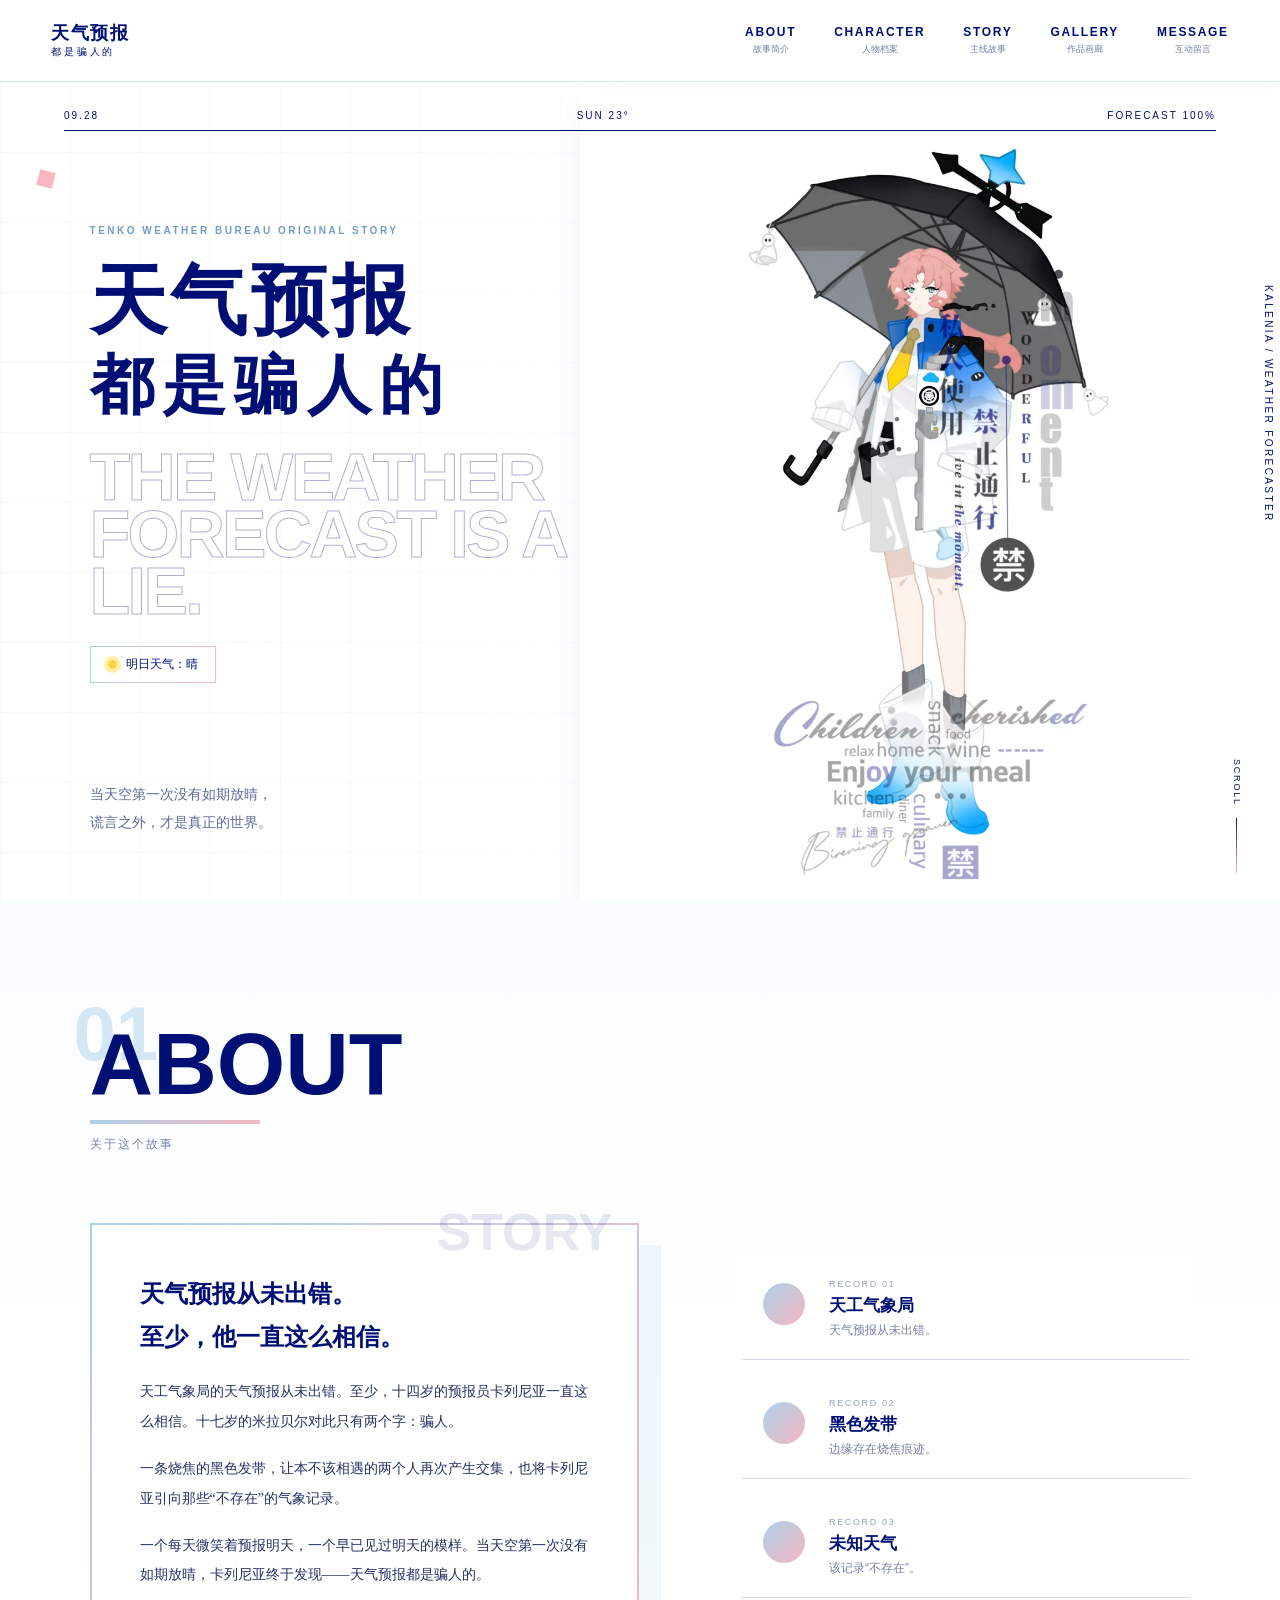
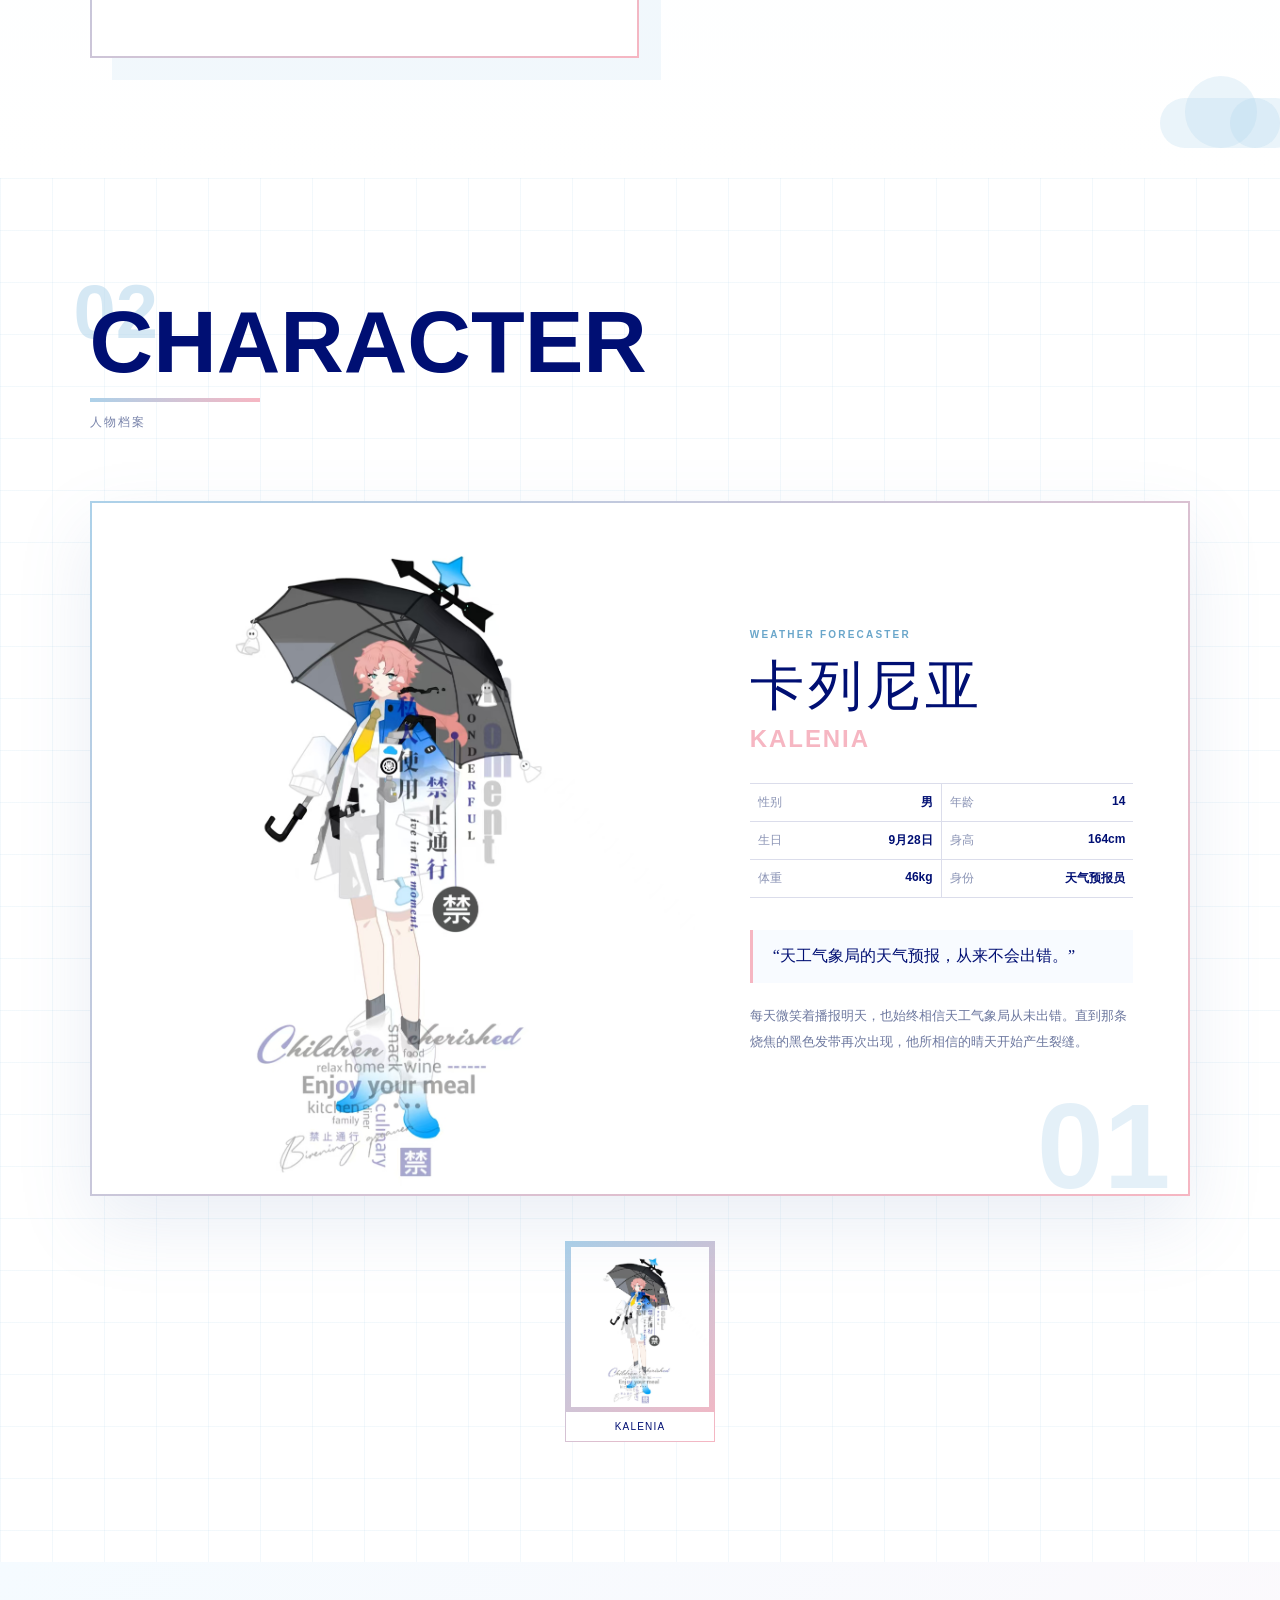
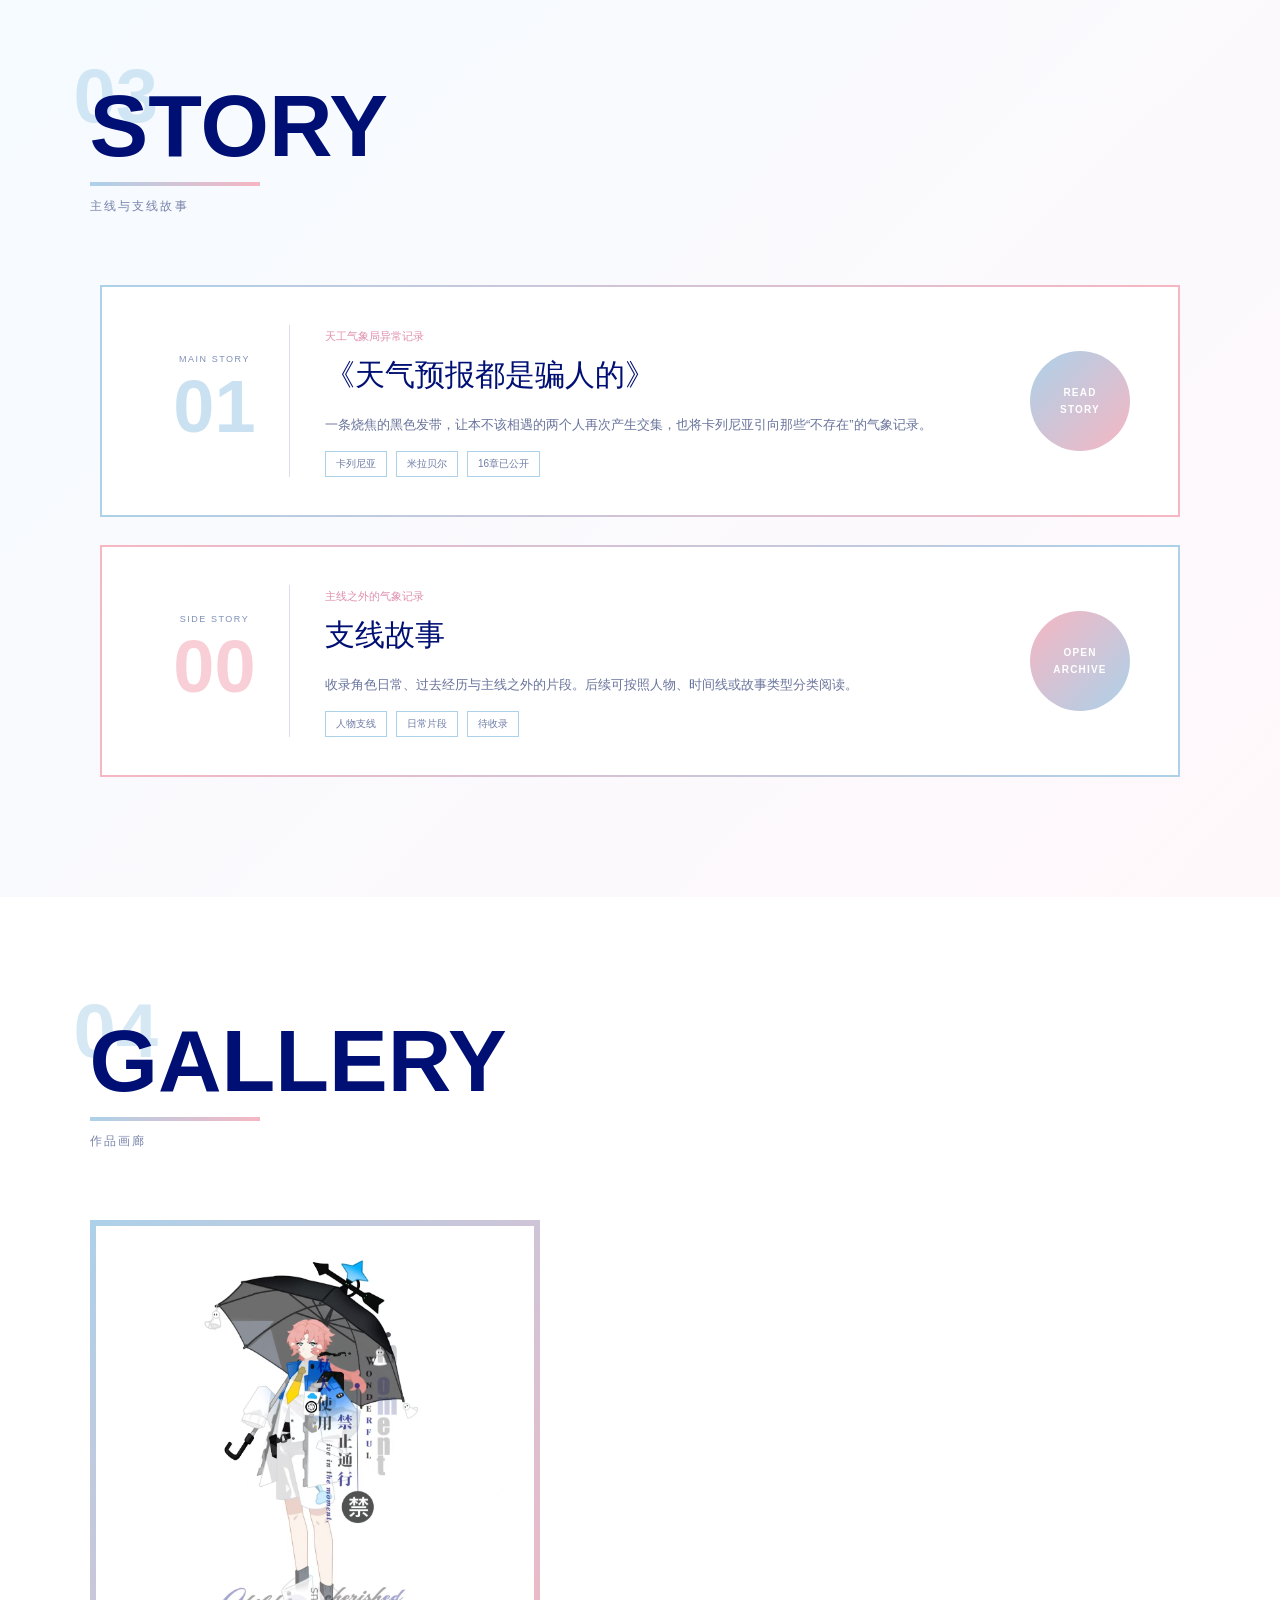
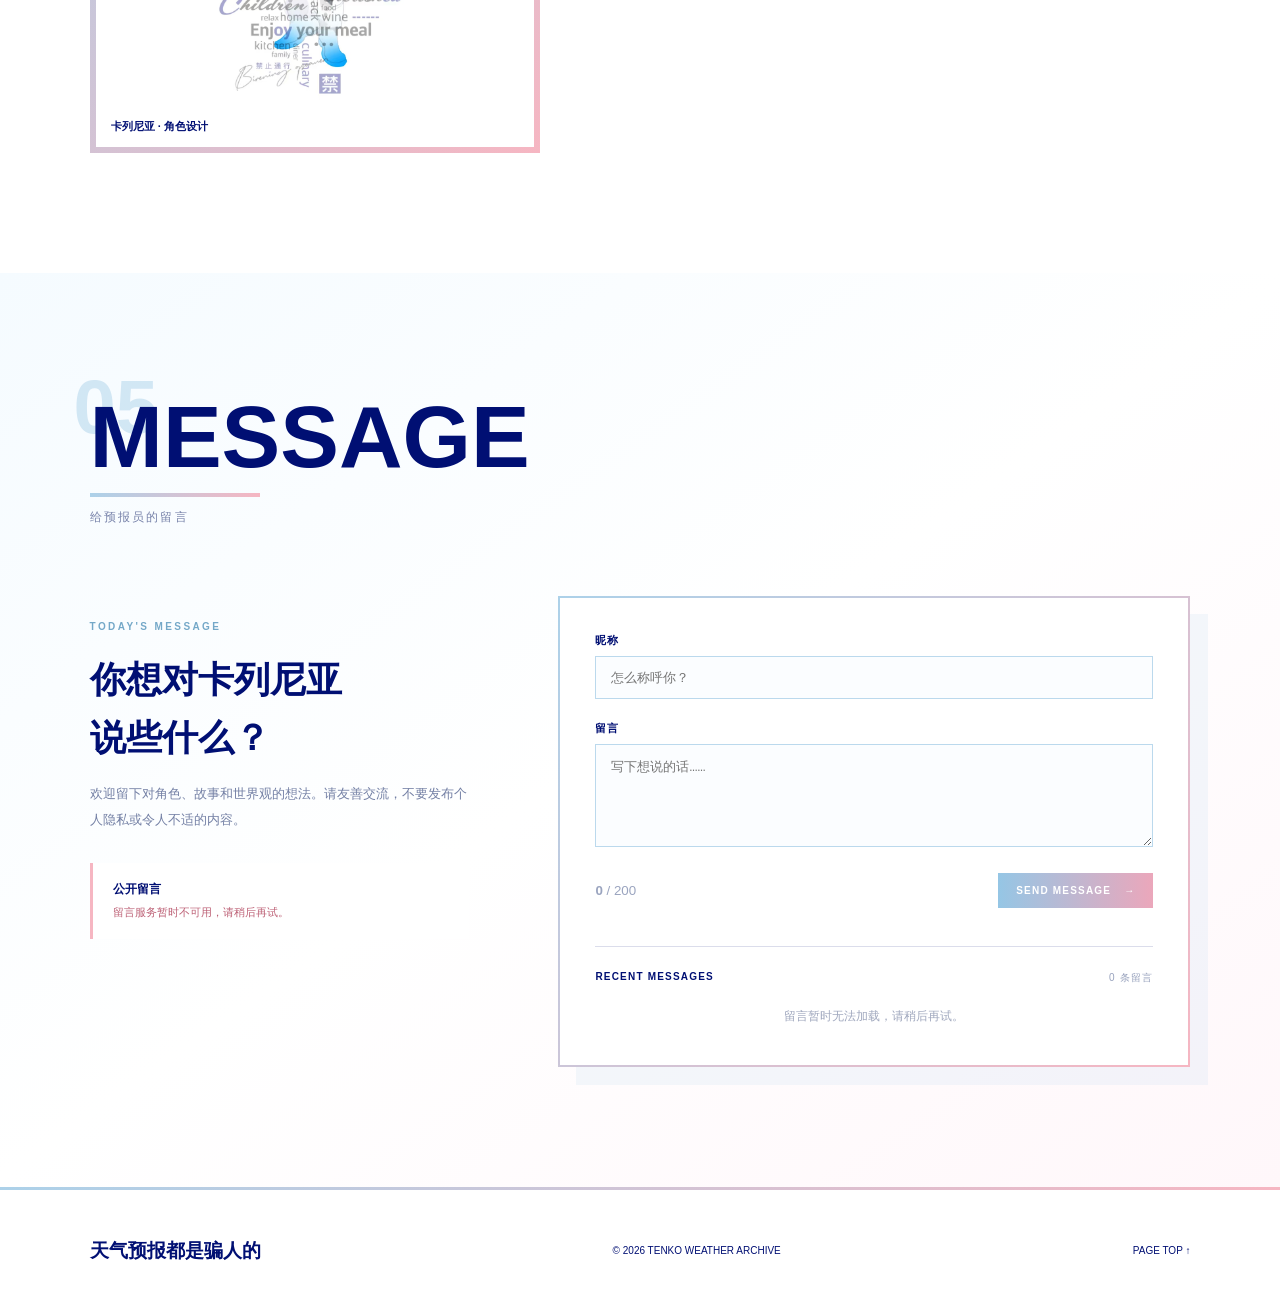
<file: index.html>
<!doctype html>
<html lang="zh-CN">
<head>
  <meta charset="UTF-8"><meta name="viewport" content="width=device-width, initial-scale=1">
  <meta name="description" content="《天气预报都是骗人的》原创角色企划网站">
  <title>天气预报都是骗人的</title><link rel="stylesheet" href="styles.css"><style>.side-story-feature{margin-top:28px;background:linear-gradient(#fff,#fff) padding-box,linear-gradient(90deg,var(--pink),var(--blue)) border-box}.side-story-feature .story-mark b{color:rgba(246,182,194,.65)}.side-read{background:linear-gradient(135deg,var(--pink),var(--blue))}</style>
</head>
<body>
  <header class="header">
    <a class="mini-logo" href="#top"><b>天气预报</b><span>都是骗人的</span></a>
    <button class="menu-button" aria-expanded="false" aria-controls="nav">MENU</button>
    <nav id="nav"><a href="#about"><b>ABOUT</b><span>故事简介</span></a><a href="#character"><b>CHARACTER</b><span>人物档案</span></a><a href="#story"><b>STORY</b><span>主线故事</span></a><a href="#gallery"><b>GALLERY</b><span>作品画廊</span></a><a href="#message"><b>MESSAGE</b><span>互动留言</span></a></nav>
  </header>
  <main id="top">
    <section class="keyvisual">
      <div class="sky-grid" aria-hidden="true"></div><div class="weather-strip" aria-hidden="true"><span>09.28</span><span>SUN 23°</span><span>FORECAST 100%</span></div>
      <div class="hero-title reveal"><p class="kicker">TENKO WEATHER BUREAU ORIGINAL STORY</p><h1><span>天气预报</span><strong>都是骗人的</strong></h1><p class="english-title">THE WEATHER<br>FORECAST IS A LIE.</p><div class="forecast-badge"><i></i> 明日天气：晴</div></div>
      <div class="hero-character reveal"><div class="hero-halo"></div><img src="images/kalenia.jpg" alt="天气预报员卡列尼亚"><p class="vertical-name">KALENIA / WEATHER FORECASTER</p></div>
      <p class="hero-copy">当天空第一次没有如期放晴，<br>谎言之外，才是真正的世界。</p><a class="scroll" href="#about"><span>SCROLL</span><i></i></a>
      <span class="deco square-one"></span><span class="deco square-two"></span><span class="deco cross-one">＋</span>
    </section>
    <section id="about" class="section about">
      <div class="section-title reveal"><span>01</span><h2>ABOUT</h2><p>关于这个故事</p></div>
      <div class="about-layout"><div class="about-card reveal"><p class="lead">天气预报从未出错。<br>至少，他一直这么相信。</p><p>天工气象局的天气预报从未出错。至少，十四岁的预报员卡列尼亚一直这么相信。十七岁的米拉贝尔对此只有两个字：骗人。</p><p>一条烧焦的黑色发带，让本不该相遇的两个人再次产生交集，也将卡列尼亚引向那些“不存在”的气象记录。</p><p>一个每天微笑着预报明天，一个早已见过明天的模样。当天空第一次没有如期放晴，卡列尼亚终于发现——天气预报都是骗人的。</p></div>
        <div class="record-stack reveal"><article><span>RECORD 01</span><b>天工气象局</b><p>天气预报从未出错。</p></article><article><span>RECORD 02</span><b>黑色发带</b><p>边缘存在烧焦痕迹。</p></article><article><span>RECORD 03</span><b>未知天气</b><p>该记录“不存在”。</p></article></div></div><div class="cloud cloud-a" aria-hidden="true"></div>
    </section>
    <section id="character" class="section character-section">
      <div class="section-title reveal"><span>02</span><h2>CHARACTER</h2><p>人物档案</p></div>
      <div id="character-stage" class="character-stage reveal"><div class="character-image"><img src="images/kalenia.jpg" alt="卡列尼亚角色立绘"></div><div class="character-profile"><p class="role">WEATHER FORECASTER</p><h3>卡列尼亚</h3><p class="roman">KALENIA</p><dl><div><dt>性别</dt><dd>男</dd></div><div><dt>年龄</dt><dd>14</dd></div><div><dt>生日</dt><dd>9月28日</dd></div><div><dt>身高</dt><dd>164cm</dd></div><div><dt>体重</dt><dd>46kg</dd></div><div><dt>身份</dt><dd>天气预报员</dd></div></dl><blockquote>“天工气象局的天气预报，从来不会出错。”</blockquote><p class="profile-text">每天微笑着播报明天，也始终相信天工气象局从未出错。直到那条烧焦的黑色发带再次出现，他所相信的晴天开始产生裂缝。</p></div><span class="profile-number">01</span></div>
      <div id="character-list" class="character-list"><button class="character-thumb active"><span><img src="images/kalenia.jpg" alt="卡列尼亚头像"></span><b>KALENIA</b></button><button class="character-thumb locked"><span>?</span><b>COMING SOON</b></button><button class="character-thumb locked"><span>?</span><b>COMING SOON</b></button></div>
    </section>
    <section id="story" class="section story-section">
      <div class="section-title reveal"><span>03</span><h2>STORY</h2><p>主线与支线故事</p></div>
      <article class="story-feature reveal"><div class="story-mark"><span>MAIN STORY</span><b>01</b></div><div class="story-copy"><p class="tag">天工气象局异常记录</p><h3>《天气预报都是骗人的》</h3><p>一条烧焦的黑色发带，让本不该相遇的两个人再次产生交集，也将卡列尼亚引向那些“不存在”的气象记录。</p><div class="story-meta"><span>卡列尼亚</span><span>米拉贝尔</span><span>16章已公开</span></div></div><a class="story-read" href="story.html">READ<br>STORY</a></article>
      <article class="story-feature side-story-feature reveal"><div class="story-mark"><span>SIDE STORY</span><b>00</b></div><div class="story-copy"><p class="tag">主线之外的气象记录</p><h3>支线故事</h3><p>收录角色日常、过去经历与主线之外的片段。后续可按照人物、时间线或故事类型分类阅读。</p><div class="story-meta"><span>人物支线</span><span>日常片段</span><span>待收录</span></div></div><a class="story-read side-read" href="side-stories.html">OPEN<br>ARCHIVE</a></article>
    </section>
    <section id="gallery" class="section gallery-section">
      <div class="section-title reveal"><span>04</span><h2>GALLERY</h2><p>作品画廊</p></div>
      <div id="gallery-grid" class="gallery-grid"><figure class="art-card reveal"><div><img src="images/kalenia.jpg" alt="卡列尼亚角色设计"></div><figcaption><b>卡列尼亚 · 角色设计</b></figcaption></figure><div class="art-placeholder reveal"><span>NEW ARTWORK</span><b>约稿作品<br>待收录</b></div><div class="art-placeholder pink reveal"><span>NEW ARTWORK</span><b>故事插图<br>待收录</b></div></div>
    </section>
    <section id="message" class="section message-section">
      <div class="section-title reveal"><span>05</span><h2>MESSAGE</h2><p>给预报员的留言</p></div>
      <div class="message-layout">
        <div class="message-intro reveal"><p class="message-weather">TODAY'S MESSAGE</p><h3>你想对卡列尼亚<br>说些什么？</h3><p>欢迎留下对角色、故事和世界观的想法。请友善交流，不要发布个人隐私或令人不适的内容。</p><div class="preview-notice"><b>公开留言</b><span id="comment-status">留言会公开显示，发送后暂不支持自行删除。如遇不当内容，作者可在后台隐藏。</span></div></div>
        <div class="guestbook reveal">
          <form id="message-form">
            <label><span>昵称</span><input id="guest-name" name="name" maxlength="20" placeholder="怎么称呼你？" required></label>
            <label><span>留言</span><textarea id="guest-message" name="message" maxlength="200" rows="5" placeholder="写下想说的话……" required></textarea></label>
            <div class="form-bottom"><small><b id="char-count">0</b> / 200</small><button type="submit">SEND MESSAGE <i>→</i></button></div>
          </form>
          <div class="message-board"><div class="board-heading"><b>RECENT MESSAGES</b><span id="message-count">0 条留言</span></div><div id="message-list" class="message-list"><p class="empty-message">暂时还没有留言，成为第一个留言的人吧。</p></div></div>
        </div>
      </div>
    </section>
  </main>
  <footer><a class="footer-title" href="#top">天气预报都是骗人的</a><p>© 2026 TENKO WEATHER ARCHIVE</p><a href="#top">PAGE TOP ↑</a></footer>
  <script src="script.js"></script>
</body></html>
</file>
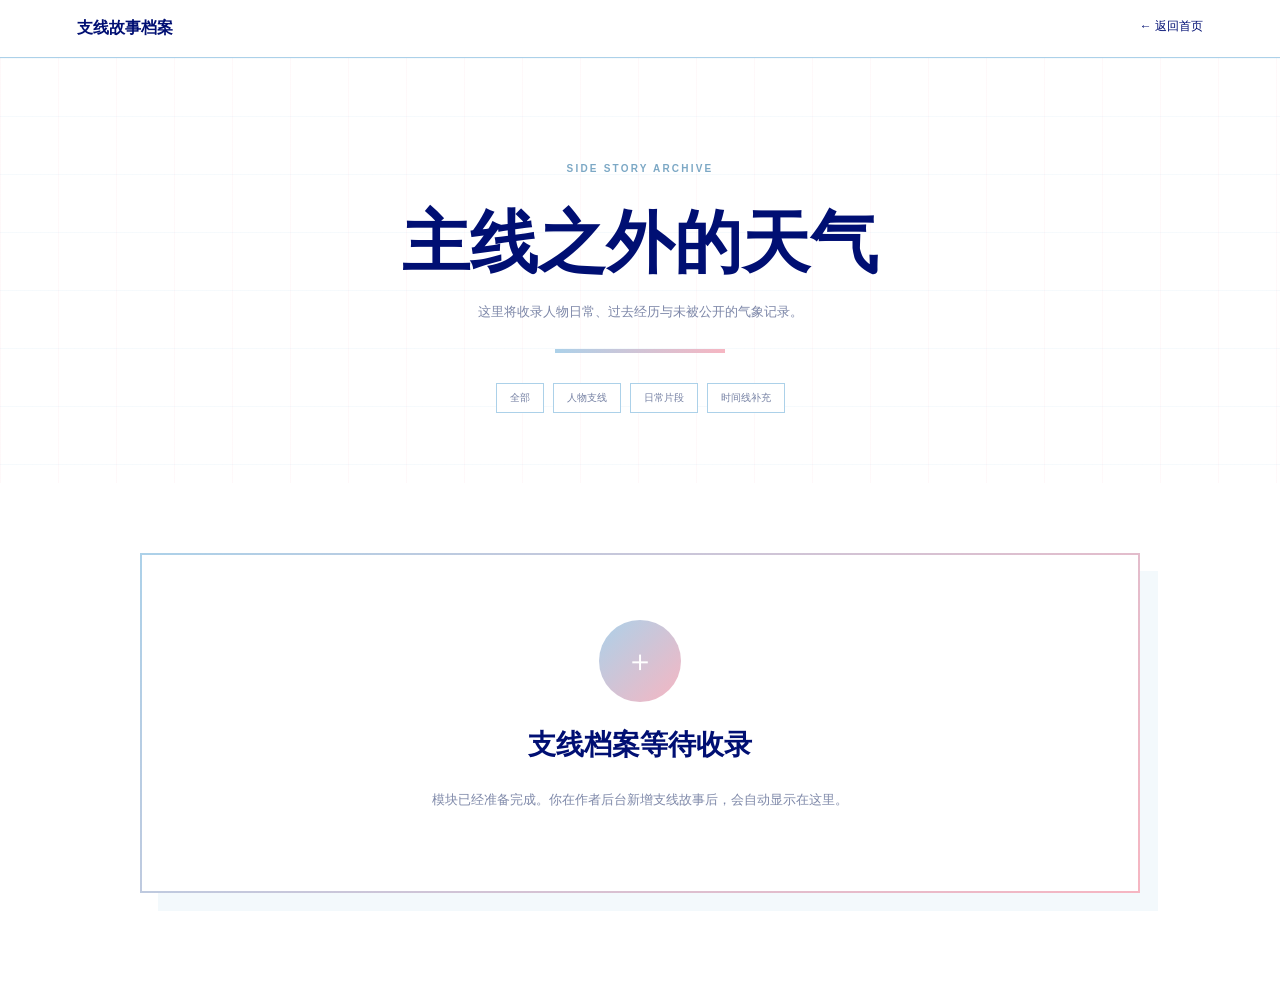
<file: side-stories.html>
<!doctype html><html lang="zh-CN"><head><meta charset="UTF-8"><meta name="viewport" content="width=device-width,initial-scale=1"><meta name="description" content="《天气预报都是骗人的》支线故事档案"><title>支线故事｜天气预报都是骗人的</title><style>
:root{--n:#000f73;--b:#acd1e9;--p:#f6b6c2;--t:#354069}*{box-sizing:border-box}body{margin:0;color:var(--t);background:#fff;font-family:"Microsoft YaHei",sans-serif}.top{position:sticky;top:0;z-index:5;display:flex;justify-content:space-between;padding:18px 6vw;border-bottom:1px solid var(--b);background:#fffffff2}.top a{color:var(--n);text-decoration:none;font-size:12px}.top b{color:var(--n);font-family:"Songti SC",serif}.hero{padding:100px 24px 70px;text-align:center;background-image:linear-gradient(#acd1e91c 1px,transparent 1px),linear-gradient(90deg,#f6b6c217 1px,transparent 1px);background-size:58px 58px}.hero small{color:#7ca8c5;font:700 10px Arial;letter-spacing:.22em}.hero h1{margin:22px 0 14px;color:var(--n);font:700 clamp(38px,7vw,68px) "Songti SC",serif}.hero p{color:#7d87a8;font-size:13px}.line{width:170px;height:4px;margin:28px auto;background:linear-gradient(90deg,var(--b),var(--p))}.filters{display:flex;justify-content:center;gap:9px;flex-wrap:wrap;margin-top:30px}.filters span{padding:7px 13px;border:1px solid var(--b);color:#7580a3;background:#fff;font-size:10px}.archive{width:min(1000px,calc(100% - 36px));margin:70px auto 110px}.empty{padding:65px 30px;border:2px solid transparent;background:linear-gradient(#fff,#fff) padding-box,linear-gradient(135deg,var(--b),var(--p)) border-box;box-shadow:18px 18px 0 #acd1e924;text-align:center}.symbol{display:grid;width:82px;height:82px;margin:0 auto 24px;place-items:center;border-radius:50%;color:#fff;background:linear-gradient(135deg,var(--b),var(--p));font-size:30px}.empty h2{color:var(--n);font:700 28px "Songti SC",serif}.empty p{color:#7f89a9;font-size:13px;line-height:2}.future-grid{display:grid;grid-template-columns:repeat(3,1fr);gap:18px;margin-top:45px}.future-card{min-height:170px;padding:25px;border:1px solid var(--b);background:#fbfdff}.future-card:nth-child(2){border-color:var(--p);background:#fff9fb}.future-card span{color:#91a0bf;font:9px Arial;letter-spacing:.15em}.future-card h3{color:var(--n);font:18px "Songti SC",serif}.future-card p{color:#858fac;font-size:11px;line-height:1.8}@media(max-width:650px){.hero{padding-top:75px}.archive{margin-top:45px}.empty{padding:45px 22px;box-shadow:10px 10px 0 #acd1e924}.future-grid{grid-template-columns:1fr}}
</style></head><body><header class="top"><b>支线故事档案</b><a href="index.html#story">← 返回首页</a></header><section class="hero"><small>SIDE STORY ARCHIVE</small><h1>主线之外的天气</h1><p>这里将收录人物日常、过去经历与未被公开的气象记录。</p><div class="line"></div><div class="filters"><span>全部</span><span>人物支线</span><span>日常片段</span><span>时间线补充</span></div></section><main id="story-archive" class="archive"><section class="empty"><div class="symbol">＋</div><h2>支线档案等待收录</h2><p>模块已经准备完成。你在作者后台新增支线故事后，会自动显示在这里。</p></section></main><script>
const safe=value=>String(value??'').replace(/[&<>\"']/g,c=>({'&':'&amp;','<':'&lt;','>':'&gt;','\"':'&quot;',"'":'&#39;'}[c]));
const paragraphs=value=>safe(value).replace(/\r?\n/g,'<br>');
fetch('content/site.json',{cache:'no-store'}).then(r=>{if(!r.ok)throw Error();return r.json()}).then(data=>{const items=data.side_stories||[];if(!items.length)return;document.querySelector('#story-archive').innerHTML=`<div class="future-grid">${items.map((item,index)=>`<article class="future-card"><span>${safe(item.category||'SIDE STORY')} · ${String(index+1).padStart(2,'0')}</span><h3>${safe(item.title)}</h3><p>${safe(item.summary)}</p><p><b>出场人物：</b>${safe(item.characters||'待补充')}<br><b>时间点：</b>${safe(item.timeline||'待补充')}</p><details><summary>展开阅读全文</summary><p>${paragraphs(item.body)}</p></details></article>`).join('')}</div>`}).catch(()=>{});
</script></body></html>
</file>
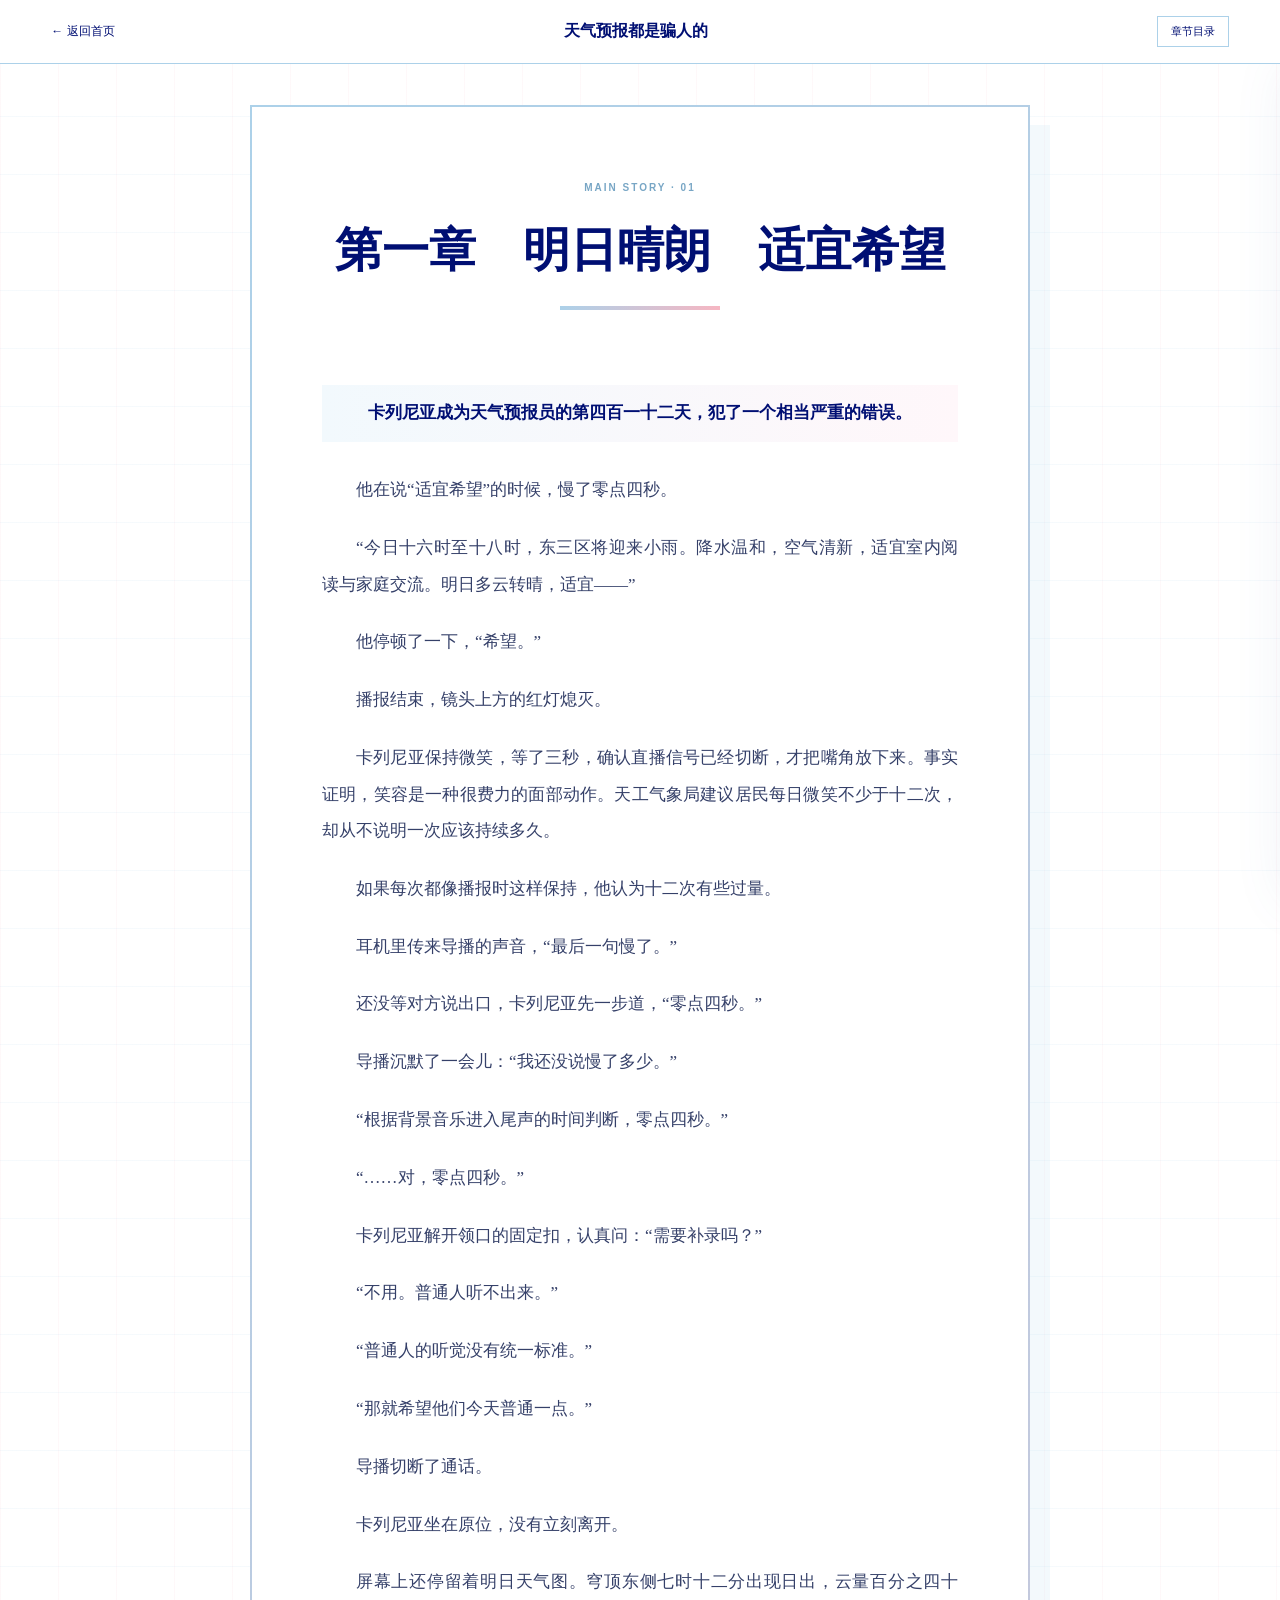
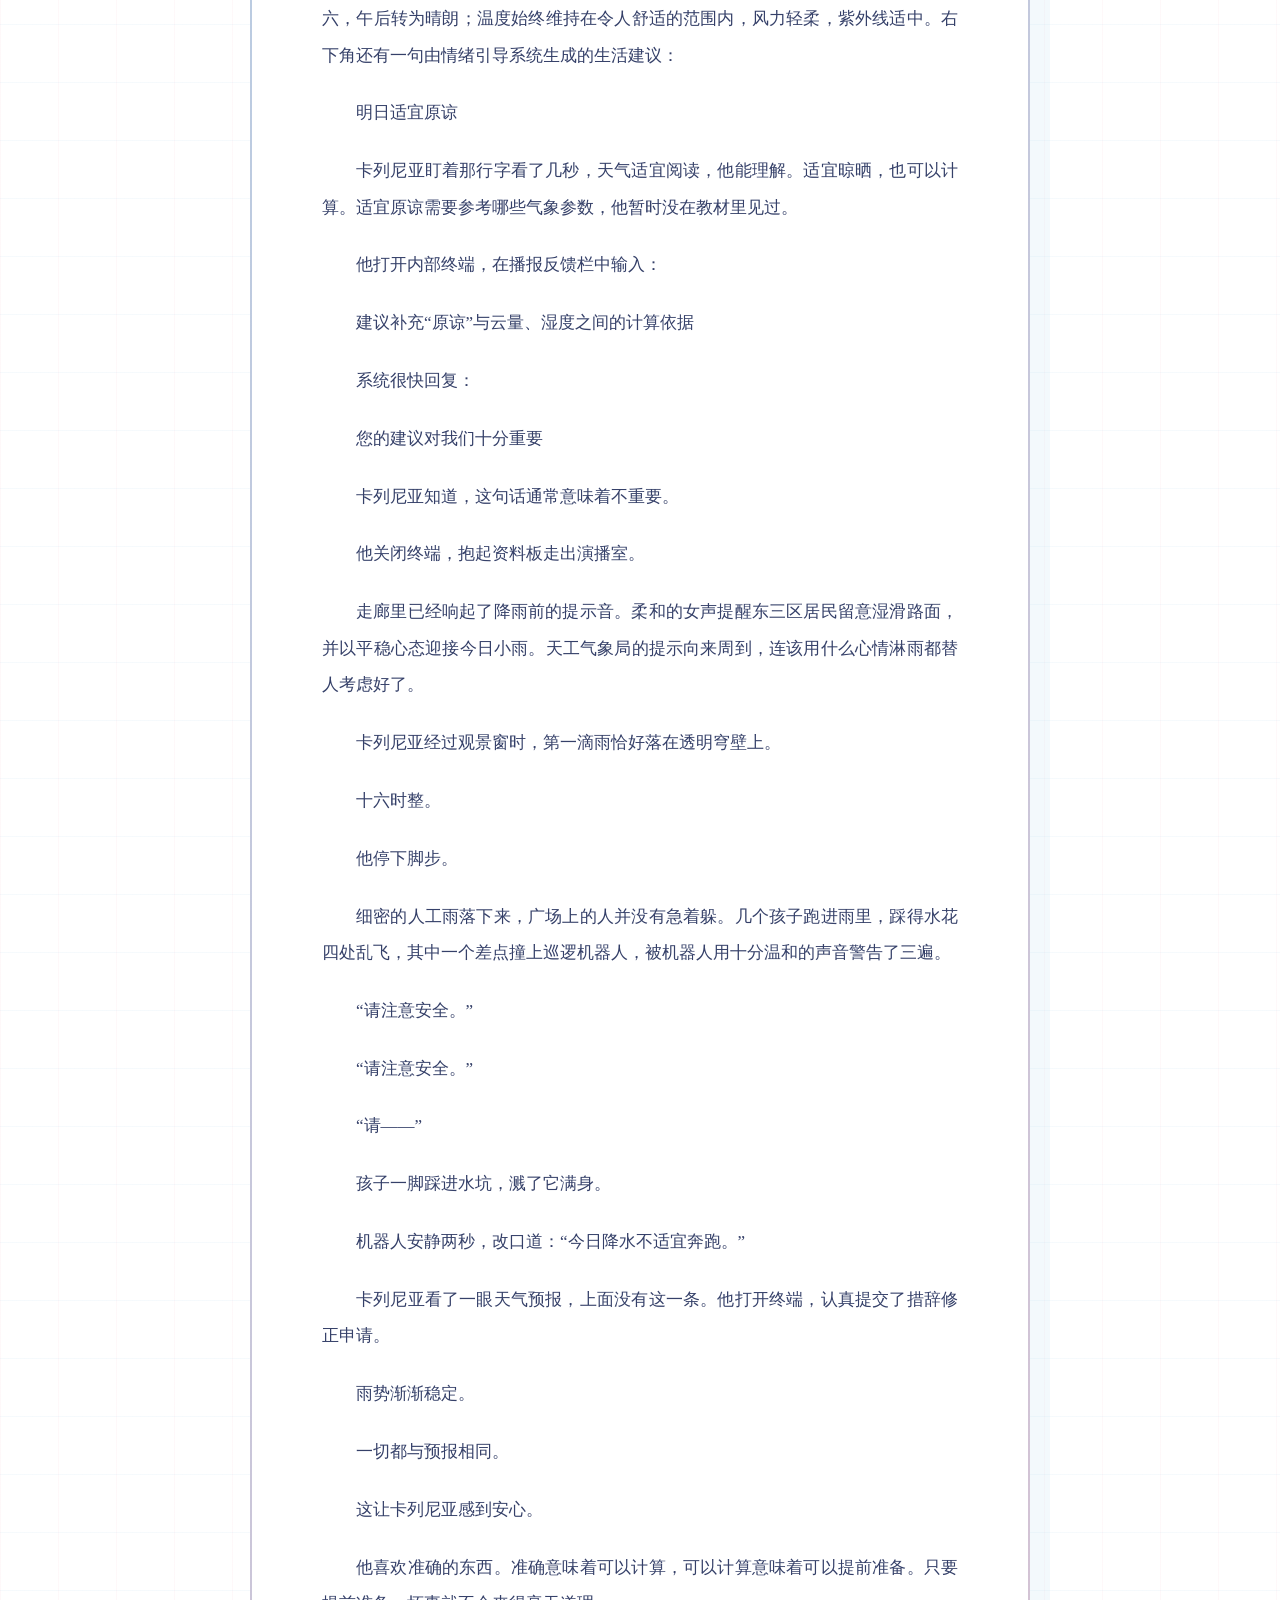
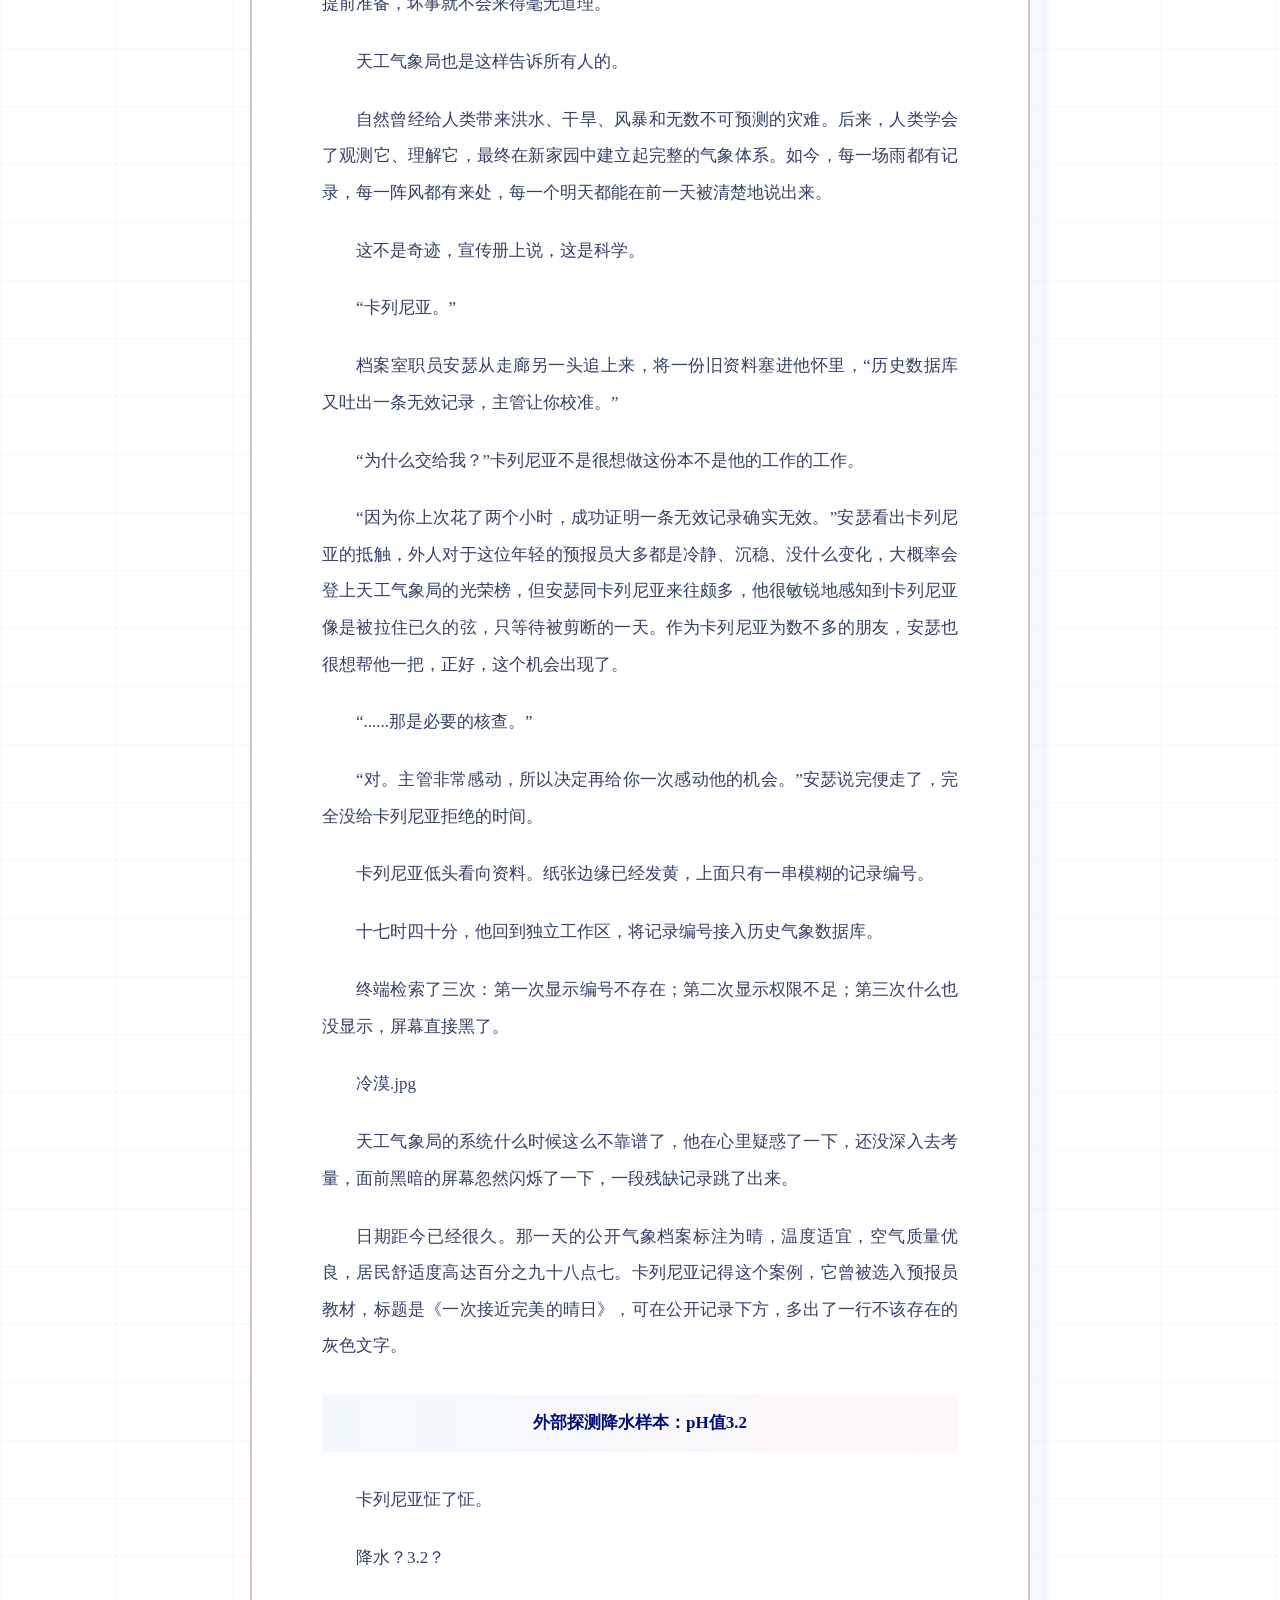
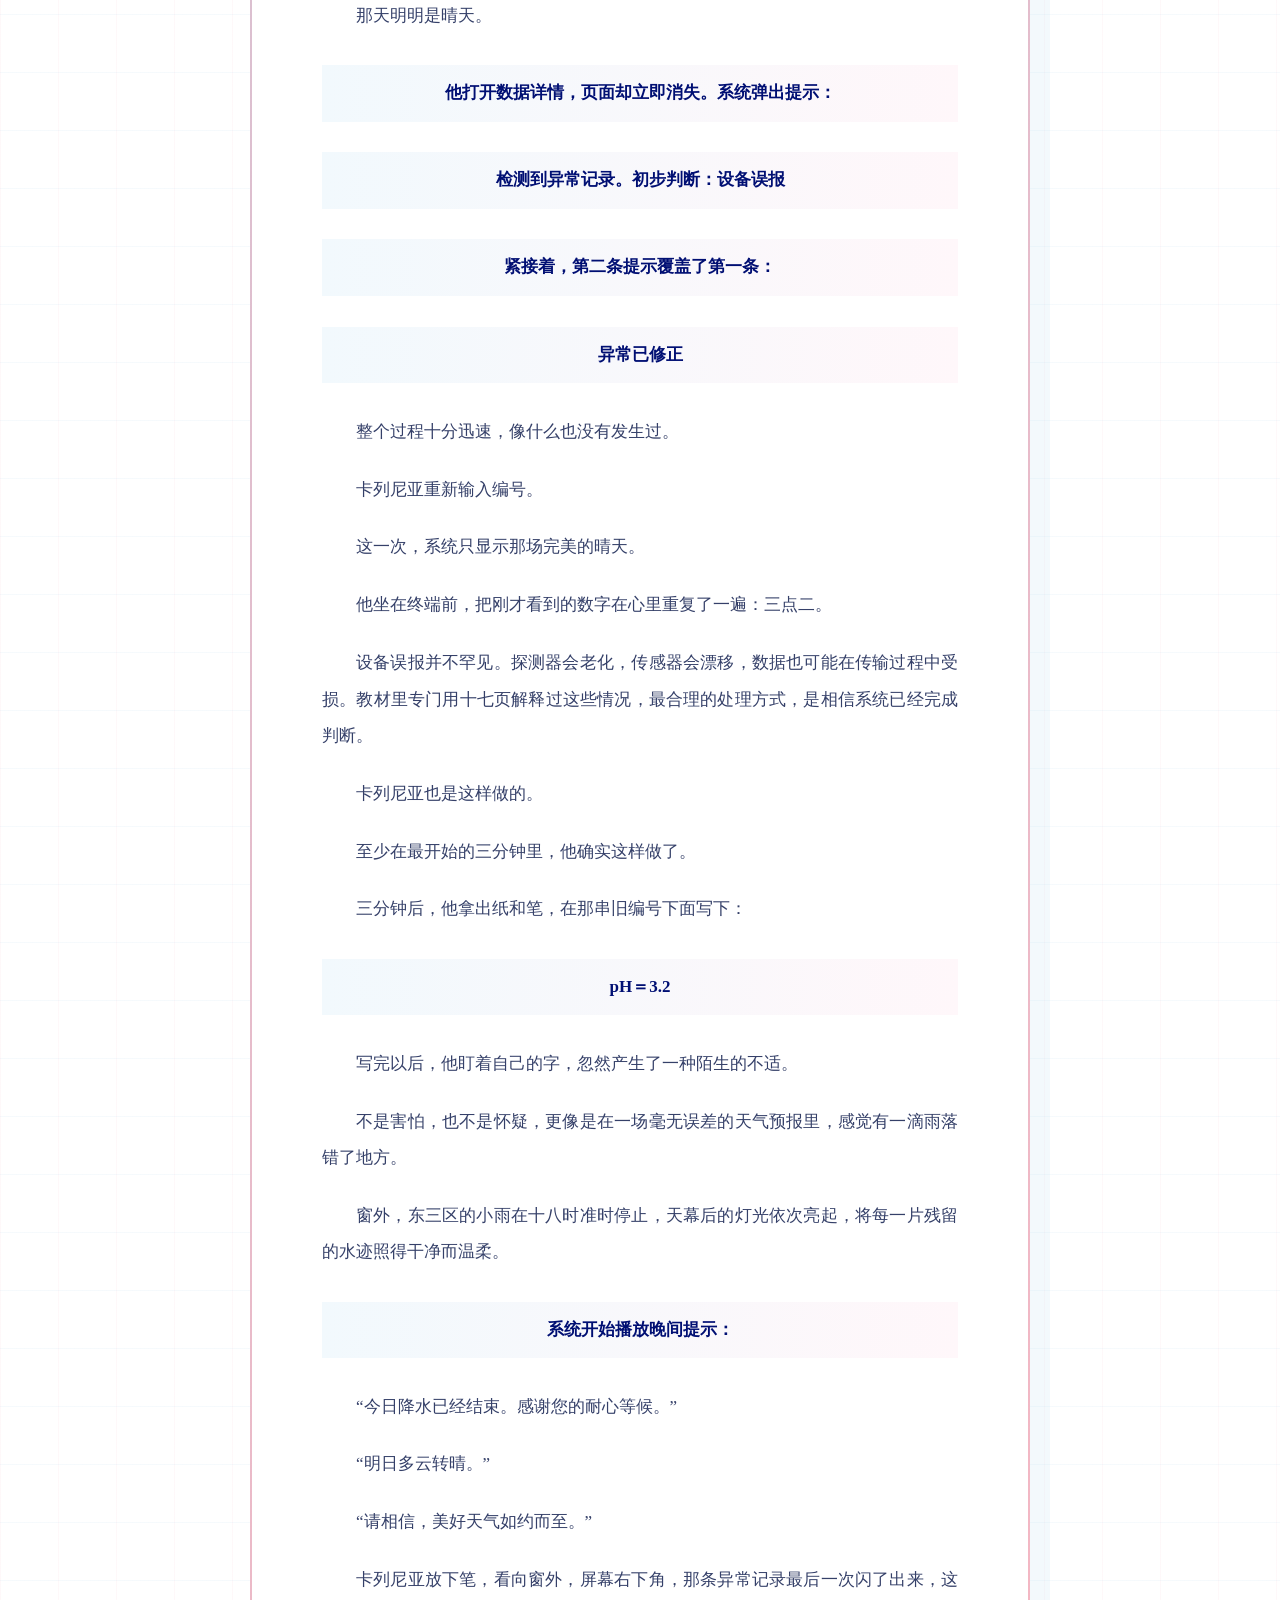
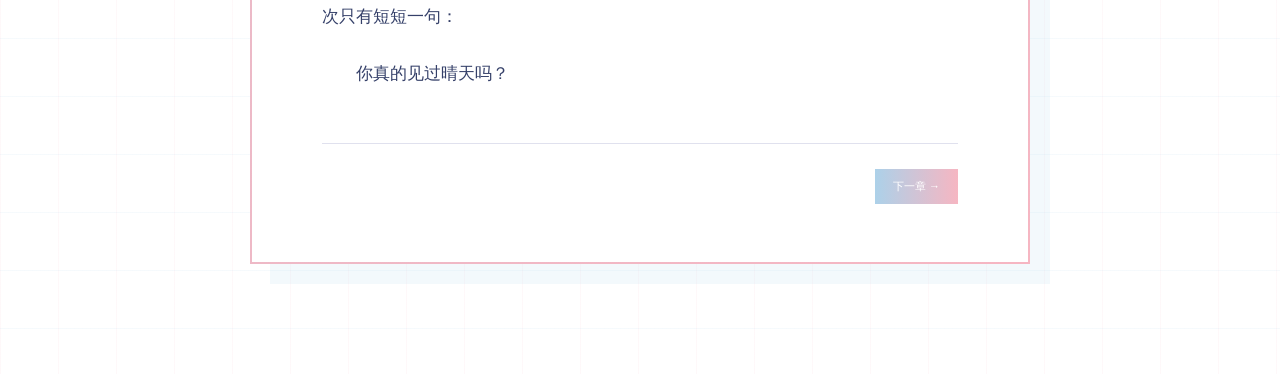
<file: story.html>
<!doctype html>
<html lang="zh-CN"><head><meta charset="UTF-8"><meta name="viewport" content="width=device-width,initial-scale=1">
<meta name="description" content="《天气预报都是骗人的》完整主线故事"><title>主线故事｜天气预报都是骗人的</title>
<style>
:root{--navy:#000f73;--blue:#acd1e9;--pink:#f6b6c2;--text:#354069;--muted:#7c87aa}*{box-sizing:border-box}html{scroll-behavior:smooth}body{margin:0;color:var(--text);background:#fff;font-family:"Microsoft YaHei",sans-serif}button{font:inherit}.top{position:fixed;z-index:20;top:0;left:0;right:0;height:64px;display:flex;align-items:center;justify-content:space-between;padding:0 4vw;border-bottom:1px solid var(--blue);background:#fffffff2;backdrop-filter:blur(12px)}.top a{color:var(--navy);text-decoration:none;font-size:12px}.top b{color:var(--navy);font-family:"Songti SC",serif}.menu{padding:7px 13px;border:1px solid var(--blue);color:var(--navy);background:#fff;cursor:pointer;font-size:11px}.drawer{position:fixed;z-index:19;top:64px;right:0;bottom:0;width:min(390px,88vw);padding:28px;overflow:auto;transform:translateX(105%);transition:.3s;border-left:1px solid var(--blue);background:#fffffff5;box-shadow:-15px 0 50px #5577aa18}.drawer.open{transform:none}.drawer h2{margin:0 0 20px;color:var(--navy);font:700 23px "Songti SC",serif}.toc{display:grid;gap:8px}.toc button{display:grid;grid-template-columns:64px 1fr;gap:10px;padding:12px;border:0;color:var(--text);background:#f7fbff;text-align:left;cursor:pointer}.toc button:hover,.toc button.active{background:linear-gradient(90deg,#acd1e94d,#f6b6c24d)}.toc span{color:#80a6c3;font-size:10px}.toc b{font-size:12px}main{min-height:100vh;padding:105px 22px 110px;background-image:linear-gradient(#acd1e91c 1px,transparent 1px),linear-gradient(90deg,#f6b6c217 1px,transparent 1px);background-size:58px 58px}.chapter{display:none;width:min(780px,100%);margin:auto;padding:58px 70px;border:2px solid transparent;background:linear-gradient(#fff,#fff) padding-box,linear-gradient(135deg,var(--blue),var(--pink)) border-box;box-shadow:20px 20px 0 #acd1e924}.chapter.active{display:block}.chapter-heading{padding:12px 0 45px;text-align:center}.chapter-heading small{color:#78a6c5;font:700 10px Arial;letter-spacing:.2em}.chapter-heading h1{margin:20px 0;color:var(--navy);font:700 clamp(28px,5vw,47px)/1.5 "Songti SC",serif}.chapter-heading div{width:160px;height:4px;margin:auto;background:linear-gradient(90deg,var(--blue),var(--pink))}.story-body p{margin:0 0 1.25em;font:17px/2.15 "Songti SC","SimSun",serif;text-align:justify;text-indent:2em}.story-body .system-line{margin:1.8em 0;padding:10px 15px;text-indent:0;color:var(--navy);background:linear-gradient(90deg,#f2f9fd,#fff7fa);font-weight:700;text-align:center}.chapter-nav{display:flex;justify-content:space-between;align-items:center;margin-top:50px;padding-top:25px;border-top:1px solid #000f731f}.chapter-nav button{padding:10px 18px;border:0;color:#fff;background:linear-gradient(90deg,var(--blue),var(--pink));cursor:pointer;font-size:11px}.chapter-nav span{color:#9ca5bd;font-size:11px}@media(max-width:600px){.top b{font-size:12px}main{padding:85px 15px 75px}.chapter{padding:35px 22px;box-shadow:10px 10px 0 #acd1e924}.chapter-heading{padding-bottom:30px}.story-body p{font-size:16px;line-height:2}}
</style></head><body><header class="top"><a href="index.html#story">← 返回首页</a><b>天气预报都是骗人的</b><button class="menu">章节目录</button></header>
<aside class="drawer"><h2>主线章节</h2><div class="toc"><button data-chapter="0"><span>第一章</span><b>明日晴朗　适宜希望</b></button><button data-chapter="1"><span>第二章</span><b>今日不宜逃亡</b></button><button data-chapter="2"><span>第三章</span><b>不存在的天气</b></button><button data-chapter="3"><span>第四章</span><b>天气预报以外</b></button><button data-chapter="4"><span>第五章</span><b>今日晴朗，禁止抬头</b></button><button data-chapter="5"><span>第六章</span><b>请勿相信气象异端</b></button><button data-chapter="6"><span>第七章</span><b>今夜无雷  请勿惊慌</b></button><button data-chapter="7"><span>第八章</span><b>今日天气适宜怀疑</b></button><button data-chapter="8"><span>第九章</span><b>未来三十天持续晴朗</b></button><button data-chapter="9"><span>第十章</span><b>今日晴朗  请闭上眼睛</b></button><button data-chapter="10"><span>第十一章</span><b>今日晴朗  适宜遗忘</b></button><button data-chapter="11"><span>第十二章</span><b>今日低氧  请正常呼吸</b></button><button data-chapter="12"><span>第十三章</span><b>今日有风  局部失控</b></button><button data-chapter="13"><span>第十四章</span><b>今日多云  意见不一</b></button><button data-chapter="14"><span>第十五章</span><b>今日晴朗  适宜放弃</b></button><button data-chapter="15"><span>第十六章</span><b>明日天气未知</b></button></div></aside>
<main><section class="chapter active" data-panel="0">
      <header class="chapter-heading"><small>MAIN STORY · 01</small><h1>第一章　明日晴朗　适宜希望</h1><div></div></header>
      <article class="story-body"><p class="system-line">卡列尼亚成为天气预报员的第四百一十二天，犯了一个相当严重的错误。</p>
<p>他在说“适宜希望”的时候，慢了零点四秒。</p>
<p>“今日十六时至十八时，东三区将迎来小雨。降水温和，空气清新，适宜室内阅读与家庭交流。明日多云转晴，适宜——”</p>
<p>他停顿了一下，“希望。”</p>
<p>播报结束，镜头上方的红灯熄灭。</p>
<p>卡列尼亚保持微笑，等了三秒，确认直播信号已经切断，才把嘴角放下来。事实证明，笑容是一种很费力的面部动作。天工气象局建议居民每日微笑不少于十二次，却从不说明一次应该持续多久。</p>
<p>如果每次都像播报时这样保持，他认为十二次有些过量。</p>
<p>耳机里传来导播的声音，“最后一句慢了。”</p>
<p>还没等对方说出口，卡列尼亚先一步道，“零点四秒。”</p>
<p>导播沉默了一会儿：“我还没说慢了多少。”</p>
<p>“根据背景音乐进入尾声的时间判断，零点四秒。”</p>
<p>“……对，零点四秒。”</p>
<p>卡列尼亚解开领口的固定扣，认真问：“需要补录吗？”</p>
<p>“不用。普通人听不出来。”</p>
<p>“普通人的听觉没有统一标准。”</p>
<p>“那就希望他们今天普通一点。”</p>
<p>导播切断了通话。</p>
<p>卡列尼亚坐在原位，没有立刻离开。</p>
<p>屏幕上还停留着明日天气图。穹顶东侧七时十二分出现日出，云量百分之四十六，午后转为晴朗；温度始终维持在令人舒适的范围内，风力轻柔，紫外线适中。右下角还有一句由情绪引导系统生成的生活建议：</p>
<p>明日适宜原谅</p>
<p>卡列尼亚盯着那行字看了几秒，天气适宜阅读，他能理解。适宜晾晒，也可以计算。适宜原谅需要参考哪些气象参数，他暂时没在教材里见过。</p>
<p>他打开内部终端，在播报反馈栏中输入：</p>
<p>建议补充“原谅”与云量、湿度之间的计算依据</p>
<p>系统很快回复：</p>
<p>您的建议对我们十分重要</p>
<p>卡列尼亚知道，这句话通常意味着不重要。</p>
<p>他关闭终端，抱起资料板走出演播室。</p>
<p>走廊里已经响起了降雨前的提示音。柔和的女声提醒东三区居民留意湿滑路面，并以平稳心态迎接今日小雨。天工气象局的提示向来周到，连该用什么心情淋雨都替人考虑好了。</p>
<p>卡列尼亚经过观景窗时，第一滴雨恰好落在透明穹壁上。</p>
<p>十六时整。</p>
<p>他停下脚步。</p>
<p>细密的人工雨落下来，广场上的人并没有急着躲。几个孩子跑进雨里，踩得水花四处乱飞，其中一个差点撞上巡逻机器人，被机器人用十分温和的声音警告了三遍。</p>
<p>“请注意安全。”</p>
<p>“请注意安全。”</p>
<p>“请——”</p>
<p>孩子一脚踩进水坑，溅了它满身。</p>
<p>机器人安静两秒，改口道：“今日降水不适宜奔跑。”</p>
<p>卡列尼亚看了一眼天气预报，上面没有这一条。他打开终端，认真提交了措辞修正申请。</p>
<p>雨势渐渐稳定。</p>
<p>一切都与预报相同。</p>
<p>这让卡列尼亚感到安心。</p>
<p>他喜欢准确的东西。准确意味着可以计算，可以计算意味着可以提前准备。只要提前准备，坏事就不会来得毫无道理。</p>
<p>天工气象局也是这样告诉所有人的。</p>
<p>自然曾经给人类带来洪水、干旱、风暴和无数不可预测的灾难。后来，人类学会了观测它、理解它，最终在新家园中建立起完整的气象体系。如今，每一场雨都有记录，每一阵风都有来处，每一个明天都能在前一天被清楚地说出来。</p>
<p>这不是奇迹，宣传册上说，这是科学。</p>
<p>“卡列尼亚。”</p>
<p>档案室职员安瑟从走廊另一头追上来，将一份旧资料塞进他怀里，“历史数据库又吐出一条无效记录，主管让你校准。”</p>
<p>“为什么交给我？”卡列尼亚不是很想做这份本不是他的工作的工作。</p>
<p>“因为你上次花了两个小时，成功证明一条无效记录确实无效。”安瑟看出卡列尼亚的抵触，外人对于这位年轻的预报员大多都是冷静、沉稳、没什么变化，大概率会登上天工气象局的光荣榜，但安瑟同卡列尼亚来往颇多，他很敏锐地感知到卡列尼亚像是被拉住已久的弦，只等待被剪断的一天。作为卡列尼亚为数不多的朋友，安瑟也很想帮他一把，正好，这个机会出现了。</p>
<p>“......那是必要的核查。”</p>
<p>“对。主管非常感动，所以决定再给你一次感动他的机会。”安瑟说完便走了，完全没给卡列尼亚拒绝的时间。</p>
<p>卡列尼亚低头看向资料。纸张边缘已经发黄，上面只有一串模糊的记录编号。</p>
<p>十七时四十分，他回到独立工作区，将记录编号接入历史气象数据库。</p>
<p>终端检索了三次：第一次显示编号不存在；第二次显示权限不足；第三次什么也没显示，屏幕直接黑了。</p>
<p>冷漠.jpg</p>
<p>天工气象局的系统什么时候这么不靠谱了，他在心里疑惑了一下，还没深入去考量，面前黑暗的屏幕忽然闪烁了一下，一段残缺记录跳了出来。</p>
<p>日期距今已经很久。那一天的公开气象档案标注为晴，温度适宜，空气质量优良，居民舒适度高达百分之九十八点七。卡列尼亚记得这个案例，它曾被选入预报员教材，标题是《一次接近完美的晴日》，可在公开记录下方，多出了一行不该存在的灰色文字。</p>
<p class="system-line">外部探测降水样本：pH值3.2</p>
<p>卡列尼亚怔了怔。</p>
<p>降水？3.2？</p>
<p>那天明明是晴天。</p>
<p class="system-line">他打开数据详情，页面却立即消失。系统弹出提示：</p>
<p class="system-line">检测到异常记录。初步判断：设备误报</p>
<p class="system-line">紧接着，第二条提示覆盖了第一条：</p>
<p class="system-line">异常已修正</p>
<p>整个过程十分迅速，像什么也没有发生过。</p>
<p>卡列尼亚重新输入编号。</p>
<p>这一次，系统只显示那场完美的晴天。</p>
<p>他坐在终端前，把刚才看到的数字在心里重复了一遍：三点二。</p>
<p>设备误报并不罕见。探测器会老化，传感器会漂移，数据也可能在传输过程中受损。教材里专门用十七页解释过这些情况，最合理的处理方式，是相信系统已经完成判断。</p>
<p>卡列尼亚也是这样做的。</p>
<p>至少在最开始的三分钟里，他确实这样做了。</p>
<p>三分钟后，他拿出纸和笔，在那串旧编号下面写下：</p>
<p class="system-line">pH＝3.2</p>
<p>写完以后，他盯着自己的字，忽然产生了一种陌生的不适。</p>
<p>不是害怕，也不是怀疑，更像是在一场毫无误差的天气预报里，感觉有一滴雨落错了地方。</p>
<p>窗外，东三区的小雨在十八时准时停止，天幕后的灯光依次亮起，将每一片残留的水迹照得干净而温柔。</p>
<p class="system-line">系统开始播放晚间提示：</p>
<p>“今日降水已经结束。感谢您的耐心等候。”</p>
<p>“明日多云转晴。”</p>
<p>“请相信，美好天气如约而至。”</p>
<p>卡列尼亚放下笔，看向窗外，屏幕右下角，那条异常记录最后一次闪了出来，这次只有短短一句：</p>
<p>你真的见过晴天吗？</p></article>
      <nav class="chapter-nav"><span></span><button data-go="1">下一章 →</button></nav>
    </section><section class="chapter" data-panel="1">
      <header class="chapter-heading"><small>MAIN STORY · 02</small><h1>第二章　今日不宜逃亡</h1><div></div></header>
      <article class="story-body"><p class="system-line">天气预报没有说今天适宜逃亡。</p>
<p>米拉贝尔认为，这是天工气象局少有的疏漏。</p>
<p>“前方人员，立即停下。”</p>
<p>身后的巡逻机重复第三遍警告时，他正踩着东三区的雨水翻过隔离栏。鞋底在金属杆上滑了一下，身体向左偏去。</p>
<p>左眼显示着如同金属般异样的光芒，不安分地转动。</p>
<p>米拉贝尔抓住上方的管道，借力荡进维修通道。下一秒，巡逻机发射的束缚索擦过他的肩膀，缠住了隔离栏。</p>
<p>“现在停下也来不及了。”他回头说，“下次早点提醒。”</p>
<p>巡逻机显然听不懂建议，拖着那截隔离栏继续追了上来。</p>
<p>公共广场正在下雨。</p>
<p>雨量不大，落在穹顶灯光下，显得温和又有秩序。居民们撑着统一配发的透明雨伞，从指定通道慢慢经过。广播提醒大家保持心情平静，不要在湿滑路面奔跑。</p>
<p>米拉贝尔从他们头顶的维修架上飞奔而过。</p>
<p>下面有人抬头看了一眼，又继续撑着伞赶路。</p>
<p>巡逻机追捕气象异端，和午后落下一场小雨一样，都是新家园里再寻常不过的景象，没什么值得停下脚步。</p>
<p>维修架到了尽头。</p>
<p>米拉贝尔跳进一条狭窄的通风支路，落地时右膝撞上管壁。他没停，顺势滚进阴影，反手扯开检修盖。巡逻机从入口掠过，只捕捉到一截晃动的白色影子。</p>
<p>那是从他左侧小辫里松开的发带。</p>
<p>米拉贝尔等到机器的声音远去，才抬手重新整理头发。他的紫色短发被雨水打湿，左侧那根细小的辫子几乎散开。白色发带缠在里面，尾端已经沾了灰。</p>
<p>他没有立刻系紧，而是先看向右手腕，黑色发带还在。</p>
<p>一黑一白，本来就是一对，是父母还在时送给他的。</p>
<p>父母离世以后，他丢过住处、身份和许多再也找不回来的东西，唯独没有丢掉这两条发带。它们没有任何实用价值，不能交换食物、电池或者过滤芯。</p>
<p>米拉贝尔重新扎好白色发带，低声道：“这可不能丢。”</p>
<p>通风支路的尽头连接着废弃蓄水层。这里原本用于回收人工降雨，后来东三区更新循环系统，旧设施便从城市图纸上消失了。</p>
<p>没有登记的地方通常很危险，也通常很适合住人。</p>
<p>米拉贝尔敲了三下管壁，两短一长。铁门后响起拖动插销的声音。</p>
<p>门只开了一条缝，露出一小截人影，“你迟到了十一分钟。”</p>
<p>“路上有人坚持送我回来。”</p>
<p>“送你的人呢？”</p>
<p>“我婉拒了。”</p>
<p>塞文看了看他湿透的衣服，又看了看远处尚未完全安静的巡逻机，决定不追问他是怎样“婉拒”的。</p>
<p>米拉贝尔从外套内层取出一只密封盒。盒子里只有两支退热针剂和一小袋营养盐。塞文打开门，等米拉贝尔进来后，他小心探身出去，确定四周无人注意，也没有巡逻机的影子后，静静把门关上，“有没有受伤？”</p>
<p>“没有，这还难不倒我。”米拉贝尔把密封盒交给塞文，“他的高烧不能再等配给审核。”</p>
<p>蓄水层深处传来一声压抑的咳嗽。</p>
<p>米拉贝尔走到临时铺位旁，躺在那里的是小洛，塞文的外孙。孩子烧得脸颊发红，听见脚步声，勉强睁开眼睛。</p>
<p>“会有一点疼。”米拉贝尔抚摸过他的头发，“退烧以后就舒服了。”</p>
<p>“你还要走吗？”</p>
<p>“今晚不走，我在这里陪你。”</p>
<p>“真的？” 生病的孩子亮起一双眼睛，紧张又期待地望向米拉贝尔。</p>
<p>“真的。睡吧，醒来就没这么难受了。”</p>
<p>米拉贝尔看着孩子入睡后，转到另一个房间，他走向赛文所在的桌旁，角落里的旧广播忽然响了，电流声断断续续，随后传来一个清晰而平稳的少年声音：</p>
<p>“今日十六时至十八时，东三区将迎来小雨。降水温和，空气清新，适宜室内阅读与家庭交流……”</p>
<p>米拉贝尔的脚步顿了一下。</p>
<p>他认得这个声音。</p>
<p>两年前，他曾在一条即将关闭的紧急线路里听见过它。那时他被困在温室外壁的维修夹层，身后是正在搜索他的安全人员。他咬牙报出出口编号，请求线路另一端的人替他开启一道检修闸门。</p>
<p>对方沉默了很久，然后用尚未完全褪去稚气的声音回答：“未经许可开启外部通道，可能危及公共安全。”</p>
<p>回答正确，措辞规范，很适合被写进培训教材。</p>
<p>逃出来后，他很快知道了对方的名字：卡列尼亚，年仅14岁的首席天气预报员。没有刻意去搜索，这个声音无孔不入地散落在各个角落。</p>
<p>这个名字出现在每天的天气播报里。天工气象局似乎很喜欢他的声音——干净、稳定，没有任何多余的情绪，听起来就像一份不会出错的报告。</p>
<p>广播里的声音继续说道：“明日多云转晴，适宜——”一个短暂的停顿，“希望。”</p>
<p>米拉贝尔抬起头。</p>
<p>“怎么了？”塞文注意到他的异常。</p>
<p>米拉贝尔走到桌旁坐下，接过塞文递给他的水，“倒回去。”</p>
<p>“这是直播。”塞文哽了一下，翻了个白眼。</p>
<p>“那就让他再说一遍。”</p>
<p>“你对气象局的要求是不是太高了？”</p>
<p>米拉贝尔没有回答。</p>
<p>那次停顿最多只有半秒。普通人不会在意，甚至可能把它当成播报节奏的一部分，可米拉贝尔记得卡列尼亚当年的声音。</p>
<p>那时的他没有迟疑。规定说不能开门，他便认为门不该被打开；气象局说异端会危害所有人，他便相信线路另一端的人应该被舍弃。</p>
<p>他正确得令人恐慌。</p>
<p>刚才那零点几秒，却不够正确。</p>
<p>“也许只是忘词。”塞文说。</p>
<p>“他不会忘。”</p>
<p>听到米拉贝尔笃定的回答，塞文转过头，“你很了解他？”据他所知，这两个人并没有任何交集。</p>
<p>“不了解。”米拉贝尔冷淡地说，“所以他最好只是忘词。”</p>
<p>塞文还想问，工作台上的监测终端突然亮起一盏红灯。</p>
<p>那台终端是从维修站拆下来的，只能截取系统清理时遗落的碎片数据。大多数时候，它收到的都是无意义的编号和损坏日志。</p>
<p>这一次，屏幕上出现了一条完整记录：</p>
<p class="system-line">历史气象异常记录被重新读取</p>
<p>样本编号：E-032</p>
<p class="system-line">外部降水检测值：pH 3.2</p>
<p class="system-line">访问权限：一级预报员</p>
<p>访问者：卡列尼亚</p>
<p>塞文读完，转头看向米拉贝尔，“这是巧合？”</p>
<p>“气象局可不会有巧合。”</p>
<p>“那他发现了什么？”</p>
<p>“也可能是让他发现的同时也故意让我看见。”米拉贝尔食指敲了敲桌面，“是哪位好心人呢...”</p>
<p>“你觉得这是陷阱？”</p>
<p>“我也不知道。”米拉贝尔关闭屏幕，却没有删除记录。</p>
<p>蓄水层上方传来人工降雨流入管道的声音。水沿着城市预先设计好的路线回收、净化，再等待下一次被称为天气。</p>
<p>一切都有秩序。</p>
<p>一切都与播报相符。</p>
<p class="system-line">角落里的广播开始播放晚间提示：“请相信，美好天气如约而至。”</p>
<p>米拉贝尔靠在工作台边，手指无意识地碰了碰右腕上的黑色发带，“相信？”他轻声说，“先看看他能怀疑多久吧。”</p></article>
      <nav class="chapter-nav"><button data-go="0">← 上一章</button><button data-go="2">下一章 →</button></nav>
    </section><section class="chapter" data-panel="2">
      <header class="chapter-heading"><small>MAIN STORY · 03</small><h1>第三章　不存在的天气</h1><div></div></header>
      <article class="story-body"><p>第二天早上，卡列尼亚发现自己没有看见过那条记录。</p>
<p>至少系统是这样认为的。</p>
<p>他坐在工作终端前，连续输入三次样本编号。第一次显示编号无效，第二次跳转到设备报修页面，第三次弹出一条语气温和的提示：</p>
<p>您正在重复查询不存在的信息</p>
<p>卡列尼亚盯着“不存在”三个字，不存在的信息不能被重复查询，能被重复查询的信息，至少应该在某种意义上存在。他把这条逻辑写进问题反馈栏。系统思考两秒，回复道：</p>
<p>您的建议对我们十分重要</p>
<p>卡列尼亚关闭了页面，看来他的建议今天依然不重要。他调出个人操作日志。昨日下午十七时四十分至十八时十二分之间，没有检索记录，没有异常提示，也没有任何数据被修正。系统只记载他完成了一次常规校准，结果为“未发现问题”。</p>
<p>这与事实不符。</p>
<p>卡列尼亚首先怀疑自己的记忆。</p>
<p>记忆会受情绪、疲劳和环境影响，远不如数据可靠。他昨晚只睡了四小时二十七分钟，确实低于气象局建议的最低睡眠时长。</p>
<p>但纸不会因为缺少睡眠产生幻觉。</p>
<p>他从资料板夹层抽出昨天那张旧纸。记录编号下方，是他亲手写下的数字：</p>
<p class="system-line">pH＝3.2</p>
<p>卡列尼亚对照了笔迹、落笔角度和墨水残留。确认是自己的字以后，他又检查了一遍，确认仍然是自己的。</p>
<p>这种行为没有必要，但使他感到安心。</p>
<p>“你从上班开始就盯着那张纸。”安瑟把一杯温水放到他桌边。“九点十一分的时候，你把它翻到背面。九点十七分又翻了回来。现在是九点二十三分。”</p>
<p>卡列尼亚抬头：“你在记录我？”</p>
<p>“不，我只是工作很少。”安瑟拉过旁边的椅子坐下。他是档案室职员，主要职责是把系统无法识别的旧资料送给能够识别的人，再把那些人识别出的结果送回系统。</p>
<p>从流程上看，他很重要；从工作量上看，系统并不这样认为。</p>
<p>“昨天那份资料是谁交给你的？”卡列尼亚问。</p>
<p>“主管。”</p>
<p>“哪位主管？”</p>
<p>“不知道。”</p>
<p>“你不知道是谁给你安排了工作？”</p>
<p>“终端上写着‘主管指派’。”</p>
<p>“主管有十四位。”</p>
<p>“所以它总有十四分之一的机会是对的。”</p>
<p>卡列尼亚没有接受这套计算方法，天工气象局的工作安排都有明确的记录，即使当时没有及时登录，系统也会持续提醒录入，那么这份资料是从哪里来的？</p>
<p>他将纸张推到安瑟面前：“我要申请进入纸质历史档案库。”</p>
<p>“理由？”</p>
<p>“校准未完成。”</p>
<p>“系统说已经完成了。”</p>
<p>“系统记录有误。”</p>
<p>安瑟的表情认真起来。在天工气象局，可以说设备老化、线路不稳或者操作人员失误。直接说“系统有误”，通常意味着说话的人需要接受情绪评估。</p>
<p>卡列尼亚补充道：“存在需要复核的可能性。”</p>
<p>“这样听起来安全多了。”安瑟松了口气，他可不想出师未捷身先死，还没正式开始，就先被当作“气象异端”给抓进去。</p>
<p>“结论没有变化。”</p>
<p>“结论不重要，措辞比较重要。”安瑟站起身，“这也是我仍然拥有工作的原因。”</p>
<p>纸质历史档案库位于地下三层。里面没有窗，也没有实时天气屏。温度比地面低两度，空气中有纸张和防潮剂混合的味道。气象局的大多数人不喜欢这里，因为无法通过天幕判断现在应该是什么心情。</p>
<p>卡列尼亚喜欢，纸质档案不会自动弹出生活建议。</p>
<p>安瑟将他带到入口，刷过识别牌。门锁发出一声短响，屏幕显示：</p>
<p class="system-line">权限不足</p>
<p>“果然。”安瑟说。</p>
<p>紧接着，门自己打开了。</p>
<p>两人站在门外，看着缓缓向内滑动的金属门。</p>
<p>“你的权限不足。”卡列尼亚说。</p>
<p>“谢谢提醒。”</p>
<p>“门为什么打开了？”</p>
<p>“也许它比较尊重求知欲。”</p>
<p>卡列尼亚检查门锁。维护模式在三分钟前被短暂开启，操作来源显示为内部自动校准。</p>
<p>这不合规定。</p>
<p class="system-line">他将异常记在资料板上，准备完成当前任务后提交报修。</p>
<p>档案库按年份和区域划分。样本编号E-032属于早期外部观测计划，正常情况下应该存放在最里面的第七码架。</p>
<p>第七码架是空的。</p>
<p>不是某一份档案缺失，而是整排资料都被清走了。金属架表面没有灰尘，说明清理发生在不久以前。</p>
<p>卡列尼亚站在空架前，第一次意识到，系统删除一条记录并不困难。困难的是让纸也消失。</p>
<p>“也许转移去数字化了。”安瑟靠在一旁。</p>
<p>“数字化资料不存在。”</p>
<p>“那数字化得很彻底。”</p>
<p>卡列尼亚沿着档案架继续寻找。在第七码架背面，他发现一辆没有归位的文件推车。车上大多是报废清单和设备维修单，最下方压着一本旧式探测站值班记录。</p>
<p>它本应属于第五码架。</p>
<p>有人放错了位置，卡列尼亚对此感到不适，但还是翻开了它。</p>
<p>记录本前半部分十分正常：传感器检修、风速修正、地表温度异常。翻到标注日期的那一页时，中间被整齐地撕掉了两张。</p>
<p>剩余页面上留着一行被划去的字：</p>
<p>外部降水持续，样本腐蚀性超出预测</p>
<p>下方盖着红色印章：</p>
<p>设备误报，不予记录</p>
<p>卡列尼亚看了很久。</p>
<p>同一台设备如果频繁误报，应该停用检修；同一种误报如果反复出现，应该修改模型；同一天如果既是完美晴日，又存在持续降水，那么至少有一份记录是错的。</p>
<p>可所有公开档案都告诉他，那一天没有下雨。</p>
<p>“你在想什么？”安瑟问。</p>
<p>“哪一份是真的。”</p>
<p>“系统里的，还是纸上的？”</p>
<p>“事实只有一份。”</p>
<p>安瑟没有接话，有些事情，亲眼看见比说的更让人容易接受。</p>
<p>记录本里夹着一张损坏的存储卡。卡列尼亚将它接入离线读取器，屏幕闪烁几次，出现一段不足十秒的影像。</p>
<p>画面严重失真，只能看见倾斜的地面和不断晃动的光。远处似乎有建筑，但轮廓已经被热浪扭曲。镜头被什么东西击中，随后整个画面暗了下去。</p>
<p>最后一帧里，没有天幕。</p>
<p>卡列尼亚的呼吸停了一瞬。</p>
<p>他见过相似的画面。</p>
<p>幼年时，他曾在档案室误触一段没有编号的旧影像。里面的天空辽阔得没有边缘，云层被风推着移动，阳光落在地面上，每一处明暗都不相同。</p>
<p>工作人员很快关闭了影像，告诉他那是早期气象模拟失败后的残片。</p>
<p>卡列尼亚一直相信这个解释。因为那时的他还不知道，一段错误的模拟为什么会被加上最高保密标记。</p>
<p>读取器忽然发出警报，存储卡内的数据开始自动清除。</p>
<p>卡列尼亚拔下连接线，但屏幕已经恢复空白。与此同时，他的终端收到一条通知：</p>
<p>检测到未经授权的历史资料访问</p>
<p>请于今日十六时前完成情绪稳定性评估</p>
<p>“我就知道求知欲不会有好结果。”安瑟说。</p>
<p>卡列尼亚没有回答。</p>
<p>他将记录本放回推车，准备带走那张存储卡。起身时，一小片纸从封底夹层掉在地上。</p>
<p>纸片像是从被撕毁的页面边缘留下的，上面只有一串维修通道编号，以及一句手写的话：</p>
<p>如果是设备误报，为什么要删除两次？</p>
<p>没有署名。</p>
<p>卡列尼亚看向空荡荡的档案库。</p>
<p>门锁恰好在这时恢复正常，入口传来机械提示：“自动校准结束。感谢您的配合。”</p>
<p>安瑟低声问：“这也在你的计划里？”</p>
<p>“不在。”</p>
<p>“那我们现在怎么办？”</p>
<p>卡列尼亚把纸片收进资料板夹层。“去完成情绪评估。”情绪评估是天工气象局针对内部员工推出的定期检查项目，确保员工思想正确。</p>
<p>安瑟看着他，“然后呢？”</p>
<p>“然后检查这条维修通道。”</p>
<p>“你准备在情绪评估结束后，立刻去做一件明显不利于情绪稳定的事？”</p>
<p>“是。”卡列尼亚走出档案库。</p>
<p class="system-line">走廊尽头的天气屏正在播送午间消息：今日系统运行平稳，未发现任何异常。</p></article>
      <nav class="chapter-nav"><button data-go="1">← 上一章</button><button data-go="3">下一章 →</button></nav>
    </section><section class="chapter" data-panel="3">
      <header class="chapter-heading"><small>MAIN STORY · 04</small><h1>第四章　天气预报以外</h1><div></div></header>
      <article class="story-body"><p class="system-line">米拉贝尔决定去一趟天气预报以外的地方。</p>
<p>这个说法来自塞文。</p>
<p>“东三区、维修区、边缘区，都在天气预报里。”老人指着铺在工作台上的旧地图，“只有这里不在。”</p>
<p>他的手指落在温室外部一块模糊的灰色区域。</p>
<p>地图并不属于塞文。它夹在米拉贝尔父母留下的旧手册里，边缘写满了维修标记。其中一条线路通往废弃蓄水层下方的排水检修口。那处出口在地基变形后没有彻底修复，后来又从现行城市图纸中被删除。</p>
<p>它没有接入现在的身份识别系统，却并非完全不受监测。检修口附近仍保留着水压和流量传感器，平时只要稍有异常，气象局就会收到警报。</p>
<p>手册里留下了唯一的绕过方法：必须在人工降雨的回收时段开门。循环泵启动时产生的压力变化，可以暂时掩盖旧气闸的机械波动。</p>
<p>那里原本有一座地表探测站，编号E-032。二十多年前，探测站停止回传数据，地图上的标记也被删去，只在早期维修图里留下了一条废弃线路。</p>
<p>昨夜，卡列尼亚重新读取了与它有关的记录；今晨，天工气象局启动了旧设备清理程序。</p>
<p>“他们会先清理数据库，再清理留下数据库的东西。”米拉贝尔说。</p>
<p>“也可能只是例行回收。”</p>
<p>“气象局最喜欢把灭口叫作例行回收。”</p>
<p>那台接收器不只是一件可以用来指控气象局的证物。</p>
<p>边缘区使用的外部监测数据全部来自天工气象局。什么时候会有酸雨，外壁能否承受下一场沙暴，过滤系统还剩多少时间，他们只能相信气象局愿意告诉他们的部分。</p>
<p>E-032使用的是旧式独立存储。只要接收器还在，他们就能得到一份没有经过修改的真实气象记录，而旧设备清理程序已经启动。今天不去，明天那里可能只剩一座空站。</p>
<p>“一定要你去？”塞文问。</p>
<p>“只有我走过那条路。”米拉贝尔说，“你要留下照顾小洛，其他人没有外界行动经验。”</p>
<p>塞文没再多说，开始整理米拉贝尔需要带走的必需品，“什么时候回来？”</p>
<p>“十八点以前。东三区的降雨回收会在那时结束。”米拉贝尔接过后道了谢，“如果十八点以后我还没回来，就关闭通道，不要等我。”</p>
<p>米拉贝尔说得直接，没有用“或许”和“应该”安慰任何人。外界不会因为一句好听的话变得安全，塞文也不需要虚假的保证。</p>
<p>他停了一下，又补充：“我会尽量回来。我答应过今晚陪小洛吃饭。”</p>
<p>塞文点头：“我会告诉他。”</p>
<p>出发前，米拉贝尔检查了两遍防护服。过滤芯、循环装置、冷却层、紫外线屏蔽面罩，一样都不能少。他第一次走出温室时没有这些东西。那次暴露只有几分钟，外界的强紫外线和高温便灼伤了他身体的大部分区域。</p>
<p>后来其他伤口逐渐愈合，只剩左脸一小块疤无法消退。左眼也在那次灼伤中彻底失去视力，原本的颜色褪成了没有焦点的灰，现在在里面的是一只装有特殊功效的机械眼。</p>
<p>米拉贝尔扣紧面罩，查看左眼显示的光屏确认密封指数。</p>
<p>数值正常。</p>
<p>他又摸了摸左侧小辫里的白色发带，再检查右腕上的黑色发带，一切准备就绪。</p>
<p>通往外界的道路藏在废弃蓄水层下方。米拉贝尔沿维修梯下降，穿过三道停止使用的隔离闸门。越往下，空气越闷热。十六时整，东三区的人工雨准时落下，回收管道随即震动起来。</p>
<p>他没有立刻开门，而是盯着手册记录的泵压间隔。第一次压力峰值过去，第二次循环泵启动，他才将机械旁路接上旧气闸。传感器读数随水流一同升高，又在允许范围内缓慢回落。</p>
<p>气象局没有发出警报。</p>
<p>最后一道外门没有电子锁，它曾在一次地基变形中被挤出轨道，只能靠两根金属杆勉强固定。米拉贝尔确认循环泵仍在运行，才抽出金属杆。门缝里立即涌入滚烫的空气。</p>
<p class="system-line">防护服发出提示：</p>
<p>外部温度：四十六点八摄氏度</p>
<p>紫外线强度：极端危险</p>
<p>建议：立即返回</p>
<p>“谢谢。”米拉贝尔说，“来都来了。”</p>
<p>他推开门。</p>
<p>外面的光几乎是有重量的。</p>
<p>它压在荒废的建筑和龟裂的地面上，所有阴影都缩成锋利的一小块。远处的城市只剩扭曲的轮廓，半截高架从沙地中伸出来，像某种巨大生物死后留下的骨头。</p>
<p>米拉贝尔没有停留。</p>
<p>探测站距离出口不到两公里。按照旧地图，他需要穿过一条干涸河道，再从倒塌的学校后方绕行。</p>
<p>温室里的人习惯根据天气预报安排出门时间，在这里，最适合出门的时间是永远不要出门。</p>
<p>四十分钟后，他找到探测站。</p>
<p>入口被沙土掩埋了一半，金属门上残留着一道三阶螺旋标志。实线、虚线和点线彼此追逐，象征观测、干预与释放。</p>
<p>如今它们都锈在了一起。</p>
<p>米拉贝尔撬开门，进入地下设备间。</p>
<p>大多数仪器已经损坏，只有角落里一只金属箱仍在发出微弱信号。箱内是一台老式大气谐振接收器，外壳笨重，线路结构简单，制造年代早于目前所有联网监控标准。</p>
<p>这意味着系统看不见它，也意味着它记录过系统不愿看见的东西。</p>
<p>米拉贝尔接入备用电源。</p>
<p>指示灯亮起，设备吐出一连串残缺数据：地表温度、空气成分、降水样本、风速变化。时间跨度长达二十余年，许多记录已经损坏，但最后一组数据仍然完整。</p>
<p>外部生态临界值已突破</p>
<p>恢复概率：无法计算</p>
<p>下方还有一份没有发送成功的容量评估文件。文件标题只剩一半：</p>
<p>方舟计划最终承载……</p>
<p>米拉贝尔没有打开。</p>
<p>设备电量正在迅速下降，他只能选择一项数据导出。比起一份可能早已失效的人口评估，他更需要能够证明外界真实状况的连续气象记录。</p>
<p>接收器完成存储时，地面传来第一声雷。</p>
<p>米拉贝尔抬头。</p>
<p>没有广播提醒，没有提前出现的云量预测，也没有任何人告诉他应该用什么心情迎接这场雨。</p>
<p class="system-line">真正的天气不需要获得批准。</p>
<p>雨滴砸在探测站入口的金属板上，留下深色水痕。防护服检测到降水酸度后，立即响起警报。</p>
<p>米拉贝尔拔下电源，将接收器固定在背包里，转身冲出设备间。</p>
<p>雨势在几分钟内变得密集。</p>
<p>水落在面罩上，没有特殊气味，只在透明防护层表面留下一道道缓慢扩散的腐蚀痕迹。</p>
<p>来时的脚印已经被冲散，他按照记忆穿过河道，越过学校废墟。倒计时不断缩短：</p>
<p>防护层剩余时间：十二分钟</p>
<p>十分钟</p>
<p>七分钟</p>
<p>外门出现在视野里时，只剩最后三分钟。米拉贝尔抓住门框，将背包推进通道。接收器太宽，卡在变形的金属栅栏之间。</p>
<p>他转身抬起栅栏，一截裸露的钢筋勾住右腕。黑色发带被瞬间扯紧。</p>
<p>米拉贝尔停住了。</p>
<p>隔着雨幕，他看见那条旧布带缠在钢筋上。很多年前，父母将一黑一白两条发带送给他。从那以后，他把白色系在发间，把黑色缠在腕上。</p>
<p>现在白色还在他的发间。</p>
<p>黑色就在触手可及的地方。</p>
<p>警报再次响起：</p>
<p>防护层剩余时间：四十秒</p>
<p>他可以解开钢筋，把发带完整地取下来，也可能和它一起留在外面。</p>
<p>米拉贝尔抽出刀，刀刃割断布料，黑色发带的一端仍系在腕上，另一端落进雨水，顺着倾斜的排水槽滑向E-032探测站的旧回流口。</p>
<p>回流系统仍在自动运行。雨水、泥沙与那截黑色布料一同被吸入密封管道，送往温室内部的样本处理区。</p>
<p>米拉贝尔抬起栅栏，把接收器推进门内，随后扑进通道。</p>
<p>隔离门在倒计时归零前关闭。外面的雨敲打着金属门，密集、混乱，没有任何规律。</p>
<p>米拉贝尔靠着墙坐下，摘掉已经模糊的面罩。</p>
<p>接收器还在。</p>
<p>数据也还在。</p>
<p>他低头看向右腕。剩下的半截黑布贴在皮肤上，断口参差不齐。米拉贝尔伸手碰了碰左侧小辫。白色发带被汗水浸湿，却仍牢牢系在那里。</p>
<p>父母留给他的东西，少了一半。</p>
<p>他安静地坐了一会儿，将剩下的半截黑布解下，收进贴身口袋，然后背起接收器，向温室深处走去。</p></article>
      <nav class="chapter-nav"><button data-go="2">← 上一章</button><button data-go="4">下一章 →</button></nav>
    </section><section class="chapter" data-panel="4">
      <header class="chapter-heading"><small>MAIN STORY · 05</small><h1>第五章　今日晴朗，禁止抬头</h1><div></div></header>
      <article class="story-body"><p>情绪稳定性评估一共有六十道题，卡列尼亚做到第十二题时，已经出现了明显的情绪波动。</p>
<p>题目是：</p>
<p>当您发现事实与既有认知不一致时，您会感到——</p>
<p>A.困惑，但愿意相信系统判断</p>
<p>B.短暂不安，并主动寻求帮助</p>
<p>C.持续怀疑，需要接受疏导</p>
<p>D.以上都不符合</p>
<p class="system-line">卡列尼亚选择了D，系统立即弹出提示：</p>
<p>请确认您是否正确理解题目</p>
<p>他重新阅读一遍，再次选择D，系统又问：</p>
<p>您是否因抵触情绪而拒绝作答？</p>
<p>卡列尼亚第一次认为，一份用于判断情绪是否稳定的问卷，可能会主动使人情绪不稳定。</p>
<p>他在心里瘪了瘪嘴，面上没有表现出来，抬手补充说明中写道：选项没有包含“核查事实”。</p>
<p>系统将这句话自动归入“轻度焦虑”。</p>
<p>六十道题结束后，评估结论为：总体稳定，存在过度求证倾向，建议增加晴日照射时间。</p>
<p>卡列尼亚刚走出评估室，终端便收到一项临时任务：</p>
<p>任务编号：E-032</p>
<p>任务内容：复核外部传感器回流样本污染</p>
<p>执行区域：地下循环区第七码段。</p>
<p>任务时限：九十分钟。</p>
<p>他停下脚步。</p>
<p>自己提交的复核申请已经被系统驳回，可这项任务给了他进入相关区域的合法权限。任务来源显示为“自动分配”，审批流程完整，没有任何异常。</p>
<p>卡列尼亚检查了三遍。</p>
<p>系统催促道：请勿重复核验已确认的任务。</p>
<p class="system-line">他关闭提示，向地下循环区走去。</p>
<p>第七码段位于气象局最底层，负责处理外部探测器回传的实体样本。入口设有三重身份识别：工作证、虹膜与动态步态。</p>
<p>卡列尼亚通过第一道门，第二道门扫描他的眼睛，第三道门要求他沿指定路线行走十二米，用于确认来访者没有借用别人的身份。</p>
<p>门全部打开以后，头顶的摄像装置转向他。</p>
<p>“一级预报员卡列尼亚，临时任务已确认，请在黄色标线内行动，偏离规定区域将触发安全复核。”</p>
<p>卡列尼亚低头看了一眼地面，黄色标线只通往样本处理室，不通往纸片上记录的维修通道。</p>
<p>他先完成了规定流程，处理室中央排列着六台密封设备。E-032的样本不需要人员送回。探测站的旧回流槽会在外部降水后自动收集雨水、泥沙和附着物，再通过密封管道送入第七码段。</p>
<p>这批回流样本已经被系统判定为无效污染物，正在等待高温销毁。屏幕列出的主要成分是泥沙、金属碎屑和不明纤维。</p>
<p>其中一项检测结果被标红：</p>
<p class="system-line">液体残留pH值：3.2</p>
<p>系统给出的结论依旧是：</p>
<p>传感器误报</p>
<p>卡列尼亚站在屏幕前，嘴角被克制的产生些许颤动，眼里闪着平日里没有的激动，他听见自己的心跳比平时更快，他没有检查心率数值。</p>
<p>样本销毁将在八分钟后开始。</p>
<p>他调出设备结构图。回流物会先经过排水过滤网，再被机械臂送入焚化仓。维修通道编号恰好位于过滤网后方，但进入那里需要偏离黄色标线十四米。</p>
<p>头顶共有四组光学监控、两组热成像设备和一套生命体征定位系统。</p>
<p class="system-line">直接走过去不可能不被发现，卡列尼亚重新查看任务权限。</p>
<p>污染复核允许执行一次“高湿气溶胶消杀测试”。测试启动后，光学镜头会自动收回防护罩内，热成像设备则会受到高温蒸汽干扰。生命体征定位仍然有效，但只能确认他留在处理室，无法判断具体位置。</p>
<p>这套消杀程序来自二十年前，当时的设计者显然没有考虑过有人会利用它躲避监控。</p>
<p>现在的系统也没有。</p>
<p>卡列尼亚设定湿度与温度，将测试时间调整到允许范围的最高值。</p>
<p class="system-line">屏幕弹出警告：</p>
<p>该参数可能造成九十秒视觉监控缺失</p>
<p>是否继续？</p>
<p>他的手指停在确认键上，如果继续，就不再是复核数据，而是主动欺骗系统。卡列尼亚按了下去，白色蒸汽从消杀口涌出，监控镜头依次缩回。倒计时出现在屏幕中央：</p>
<p>九十秒。</p>
<p>卡列尼亚越过黄色标线。</p>
<p>系统立即提醒：</p>
<p>您已偏离任务区域十一米</p>
<p>请返回规定路线</p>
<p>他没有返回。</p>
<p>七十六秒。</p>
<p>卡列尼亚打开排水过滤网。机械臂正在抓取最后一批污染物，一小截黑色布料缠在金属齿轮之间，差一点便会被送入焚化仓。</p>
<p>他切断机械臂电源，戴着手套的手把布料取了出来：那是一段残缺的发带，边缘被利器割断，另一端因高温变得焦脆。布料上附着的泥沙与酸性降水残留，和E-032的数据完全一致。</p>
<p>它不是气象局的设备零件，它属于某个人，却不是被那个人亲手带进来的。这截布料先落进E-032的回流槽，随后才和外部雨水一起进入气象局。它证明最近有人到过外面，并且活着回到了温室。</p>
<p>五十八秒。</p>
<p>过滤网后方露出一扇旧式机械门。门上没有联网锁，只有早期工程使用的手动转轮。纸片上的编号刻在门框底部。</p>
<p>卡列尼亚转动轮盘，金属门刚打开一条缝，整个地下区域便响起警报。</p>
<p class="system-line">检测到外层结构异常移动</p>
<p>安全隔离将在六十秒后启动</p>
<p>请所有人员原地等待核查</p>
<p>气象局察觉了。</p>
<p>卡列尼亚第一次清楚地意识到，自己可能会被逮捕，但他的身体先于思考做出反应。他握紧发带，挤进门后的狭窄通道。</p>
<p>四十三秒。</p>
<p>通道尽头是一块覆盖着防护膜的观察窗。机械遮板已经锈死，他用工具撬动第一下时没有反应，第二下只移动了几毫米。</p>
<p>走廊外传来门禁开启声，安全人员正在进入第七码段。</p>
<p>卡列尼亚用尽力气拉下控制杆，遮板骤然弹开，光从窗口涌了进来。</p>
<p>不是天幕上均匀、柔和、经过安全校准的光。它太亮，也太热，照在手背上时带来清晰的灼痛。</p>
<p>观察窗外没有天气屏，没有城市灯光，也没有任何一块穹顶。荒废的建筑倾倒在沙地里，远处的道路被黄褐色尘土掩埋。天空呈现出刺眼的灰白，辽阔得没有边缘，也没有人为它规定形状。</p>
<p>卡列尼亚忘记了倒计时。</p>
<p>他知道四十六摄氏度意味着高温，知道强紫外线会灼伤皮肤，知道酸雨样本的pH值是三点二。</p>
<p>可“知道”与“看见”不是同一件事。</p>
<p>他想起幼年时那段被迅速关闭的旧影像，那不是模拟失败。那是天空。真正的天空。</p>
<p>身后的警报变成急促的连续音，消杀测试结束，光学监控恢复。</p>
<p>卡列尼亚合上遮板，冲回处理室。安全门正在下降，他赶在门缝完全闭合前滑了过去，肩膀重重撞上地面。</p>
<p>屏幕显示：</p>
<p>视觉监控缺失：九十四秒</p>
<p>任务区域偏离：二十七米</p>
<p>外层机械门移动：一次</p>
<p class="system-line">污染物数量异常：一件</p>
<p>这些记录无法全部删除，可安全人员并没有立刻出现，广播忽然改口：</p>
<p>检测到消杀气溶胶泄漏</p>
<p>安全人员请暂缓进入，等待空气循环完成</p>
<p>卡列尼亚看向仍在正常运行的气溶胶设备。</p>
<p>没有泄漏。</p>
<p>系统为什么会这样判断？他没有时间寻找答案。</p>
<p>卡列尼亚将发带藏进制服内侧，沿黄色标线返回入口。门禁没有阻止他，只在离开时要求补充任务说明。</p>
<p>他输入：消杀测试期间发生旧设备误启动，未发现有效样本。</p>
<p>这是一句谎话，也是他第一次如此清楚地知道，自己也是会说谎的。</p>
<p>走出地下循环区时，安瑟站在走廊尽头，手里拿着晚间天气稿，“你去哪了？”</p>
<p>“执行临时复核任务。”</p>
<p>“任务需要在地上滚一圈？”</p>
<p>卡列尼亚低头看见制服肩部沾着灰尘。</p>
<p>他没有解释。</p>
<p>安瑟也没有追问，只把稿件递给他。</p>
<p>“还有九分钟直播。”</p>
<p>纸上写着：</p>
<p>明日晴朗，一切如常</p>
<p>卡列尼亚握着稿件，手背仍残留着真实阳光造成的灼痛。他第一次觉得这句话令人不舒服，不是因为它缺少数据依据，而是因为它不是真的。</p>
<p>同一时间，安全监督系统自动生成了一份异常报告，报告列出了九十四秒监控缺失、外层机械门移动以及消失的不明纤维样本。</p>
<p>处理建议只有一行：</p>
<p>将一级预报员卡列尼亚列入持续观察名单</p></article>
      <nav class="chapter-nav"><button data-go="3">← 上一章</button><button data-go="5">下一章 →</button></nav>
    </section><section class="chapter" data-panel="5">
      <header class="chapter-heading"><small>MAIN STORY · 06</small><h1>第六章　请勿相信气象异端</h1><div></div></header>
      <article class="story-body"><p class="system-line">卡列尼亚被列入持续观察名单后的第一个早晨，天气很好。</p>
<p>天幕亮度适中，温度二十三摄氏度，湿度百分之五十。走廊里的每一株观赏植物都朝着同一方向舒展叶片。</p>
<p>卡列尼亚以前喜欢这种整齐，今天，他觉得那些植物像在接受询问。</p>
<p>上午九时，他收到伦理审查与安全合规处的通知。</p>
<p>请一级预报员卡列尼亚于九时三十分前往第六询问室，就E-032复核任务中的程序异常接受审查。</p>
<p>通知下方附着一行提醒：</p>
<p>如实回答有助于维护您的职业信用</p>
<p>卡列尼亚读了两遍。</p>
<p>制服内侧，那截黑色发带贴着他的肋骨。他昨晚没有将它带回住所，也没有交给安全部门，而是放进预报员储物柜最深处。今早出门前，他又把它拿了出来。</p>
<p>这不符合保存证物的任何规定，他只是觉得不能让它离开自己。</p>
<p>九时二十八分，卡列尼亚进入第六询问室。</p>
<p>房间里没有窗，只有一张桌子和两把椅子。桌面嵌着记录终端，墙角的摄像头亮着红灯。</p>
<p>坐在对面的人看起来很年轻，一头红发散落在整洁的制服后，她绿色的瞳孔中倒映出卡列尼亚端坐在另一端的身影。</p>
<p>“蕊娜。”她说，“伦理审查与安全合规处二级审查官。”</p>
<p>卡列尼亚在她对面坐下。</p>
<p>“本次询问将全程记录。”蕊娜打开终端，“你有权申请延后回答，但申请会被记入风险评估。明白吗？”</p>
<p>“明白。”</p>
<p>“昨天十六时四十二分，你启动高湿气溶胶消杀测试。理由？”</p>
<p>“复核光学传感器在高湿环境中的稳定性。”</p>
<p>“你的任务是检查回流样本污染。”</p>
<p>“污染物可能影响光学设备。”</p>
<p>“所以你将参数调到允许范围的最高值？”</p>
<p>“极端参数更容易暴露误差。”</p>
<p>蕊娜抬眼看他，她没有说这套解释是否可信，只继续问：“消杀期间，你偏离任务区域二十七米。”</p>
<p>“旧设备误启动，我前往检查。”</p>
<p>“哪台设备？”</p>
<p>“没有确认。”</p>
<p>“没有确认，却在任务报告中写了旧设备误启动？”</p>
<p>卡列尼亚停顿了一秒，“根据现场情况推断。”</p>
<p>“外层机械门为什么移动？”</p>
<p>“不知道。”</p>
<p>“少了一件不明纤维污染物。”</p>
<p>“系统计数可能受到蒸汽影响。”</p>
<p>“你把它带走了吗？”</p>
<p>“没有。”</p>
<p class="system-line">记录终端发出一声提示，检测到受询者心率升高，建议审查官重复问题。</p>
<p class="system-line">蕊娜看了一眼屏幕，“我不需要它教我怎么询问。”她抬手关闭了心率提示。</p>
<p>卡列尼亚面无表情对付审问的脸终于有了变化，他在认真观察她。</p>
<p>关闭辅助判断不会终止记录，却会让最终报告缺少一项自动风险标记。她没有解释自己的行为，但卡列尼亚对此有自己的理解。</p>
<p>他认识蕊娜，他们在工作上有一定需要配合的地方，在接触的这段时间里，蕊娜并没有展露任何不对劲的地方，以至于卡列尼牙一直都认为蕊娜是坚定不移站在气象局这边，对内部的异常没有任何发现的拥护派，现在看来，这个结论下的有点早了。</p>
<p>“那件污染物是什么？”蕊娜重新问。</p>
<p>“不是污染物。”话出口以后，卡列尼亚才意识到自己回答了。</p>
<p>蕊娜的神情没有变化，“是什么？”</p>
<p>卡列尼亚没有说话。</p>
<p>“一截黑色发带。”蕊娜替他回答，“边缘割裂，受到高温和酸性降水腐蚀。它随E-032回流样本进入第七码段。”</p>
<p>卡列尼亚的手指在桌下慢慢收紧，他无法准确判断蕊娜的用意，“你知道？”</p>
<p>“我知道系统登记过一件不明纤维，也知道它在消杀结束后消失。”</p>
<p>“它属于谁？”</p>
<p>“你为什么认为我知道？”</p>
<p>“你关闭了心率提示。”</p>
<p>蕊娜沉默片刻，“你的推理能力比情绪评估报告写得更好。”</p>
<p>这不像称赞，也不像否认，但答案很明显。</p>
<p>卡列尼亚问：“昨天的气溶胶泄漏是谁上报的？”</p>
<p>“系统自动判断。”</p>
<p>“那里没有泄漏。”</p>
<p>“系统记录显示存在。”</p>
<p>“记录是假的。”</p>
<p>这句话落在询问室里。</p>
<p>卡列尼亚从未如此直接地说过系统造假。说完以后，他没有感到轻松，反而觉得心脏撞得更重。</p>
<p>蕊娜看了墙角的摄像头一眼，“现在开始的内容不再属于正式询问。”她在终端上确认结案。红灯熄灭，门锁同时落下。</p>
<p>“我以证据不足结束了审查。”她说，“安全监督系统不会接受这个结论太久。你留下的异常太多，他们会重新检查你的储物柜、住所和个人终端。”</p>
<p>卡列尼亚问：“你为什么帮我？”</p>
<p>“我延迟了安全人员进入污染区，并不等于我在帮你。”</p>
<p>“结果相同。”</p>
<p>“结果相同，性质不同。”</p>
<p>蕊娜将一张临时工作证推到他面前。</p>
<p>“今天十七时，治理体系需要对东三区废弃蓄水层进行公众安全抽查。你将作为天气设备技术人员随行。”</p>
<p>“为什么是我？”</p>
<p>“因为系统随机抽取了你。”</p>
<p>“系统连续两次随机选择了同一个正在被观察的人。”</p>
<p>“看来你很幸运。”</p>
<p>卡列尼亚看着她，蕊娜的表情没有任何变化。</p>
<p>“发带的主人会在那里？”他问。</p>
<p>“我没有说过。”</p>
<p>“如果安全部门重新搜查，我不能继续保管它。”</p>
<p>“所以你最好在他们找到之前处理掉。”这一次，卡列尼亚听懂了她没有说出口的意思。</p>
<p>下午十七时，东三区开始人工降雨。</p>
<p>安全抽查组一共四人。蕊娜负责合规记录，两名工程人员检查废弃管线，卡列尼亚负责核对天气设备残留参数。</p>
<p>蓄水层入口仍有监控，越往深处，旧设施越多。最下方的区域没有接入现行网络，只保留机械水位计和早期声学传感器。</p>
<p>两名工程人员前往主泵房以后，蕊娜停在一扇锈蚀的铁门前。“里面的声学传感器需要复核。”她说。</p>
<p>“任务清单里没有这一项。”卡列尼亚回答道。</p>
<p>“现在有了。”她打开门。门后是一条狭窄的维修廊道。人工雨水在墙内流动，持续的轰鸣遮住了脚步声，也干扰了旧式拾音设备。</p>
<p>“你们有七分钟。”蕊娜说。</p>
<p>卡列尼亚环顾四周，“我们？”他并没有发现这里还有其他人。</p>
<p>廊道另一端传来脚步，一个欣长的身影从昏暗处走了出来。</p>
<p>卡列尼亚先看见他左侧小辫里的白色发带，随后看见那只失去焦点的灰色左眼，以及左脸不大的烧伤疤痕。</p>
<p>米拉贝尔停在距离他几步远的地方。</p>
<p>两个人都没有立刻开口。</p>
<p>两年前，他们隔着一条紧急通信线路说过话。卡列尼亚从未看清求救者的脸，米拉贝尔却一直记得那个拒绝开门的声音。</p>
<p>最后是米拉贝尔先说：“你终于肯打开一扇门了。”没有讽刺，也没有笑意，只是在陈述一件迟到了很久的事实。</p>
<p>卡列尼亚从制服内侧取出样本袋，黑色发带安静地躺在里面。</p>
<p>米拉贝尔的视线落在它上面，卡列尼亚注意到他的变化。</p>
<p>“这是你的？”卡列尼亚问。</p>
<p>“是。”米拉贝尔直接回答，“我父母送给我的。黑色和白色原本是一对。”</p>
<p>卡列尼亚把发带递给他，“对不起。”</p>
<p>米拉贝尔没有立刻去接，“你在为什么道歉？”</p>
<p>“两年前没有打开闸门。”</p>
<p>“还有呢？”</p>
<p>“提交了异常通信报告。”</p>
<p>“还有呢？”</p>
<p>卡列尼亚看着他，自嘲一笑，“我当时认为自己做得正确。”</p>
<p>米拉贝尔接过样本袋，“这句比前两句重要。”他说，“如果你到现在还认为自己正确，那句对不起没有用。”</p>
<p>卡列尼亚无法反驳。</p>
<p>“你看见外面了？”</p>
<p>“看见了。”</p>
<p>“现在还认为我是气象异端？”</p>
<p>卡列尼亚沉默了几秒，“我不知道你的名字。”</p>
<p>“米拉贝尔。”他最后说。</p>
<p>“嗯。”米拉贝尔看着他，喊道“卡列尼亚。”</p>
<p>这是第一次，他的名字从一个曾经被自己归类为“气象异端”的人口中说出来。</p>
<p>卡列尼亚感到一种无法归类的异样。不危险，也不令人不适，像是什么要冲出来了。</p>
<p>他暂时找不到更准确的词。</p>
<p>蕊娜在门口提醒：“还有三分钟。”</p>
<p>米拉贝尔从背包中取出一枚旧式数据芯片，“这里面有E-032保存的真实气象记录。它没有接入现在的系统，数据没被改过。”</p>
<p>卡列尼亚没有马上接。</p>
<p>“你担心是假的？”米拉贝尔问。</p>
<p>“是。”</p>
<p>“很好。”米拉贝尔把芯片放进他掌心，“不要因为气象局骗过你，就开始相信所有反对气象局的人。你自己验证。”</p>
<p>卡列尼亚握住芯片，“验证以后呢？”</p>
<p>“再决定你想做什么。”</p>
<p>“如果我仍然选择上报？”</p>
<p>“那是你的选择。”米拉贝尔坦率地说，“但我会阻止你。”</p>
<p>卡列尼亚看着他，忽然明白这不是威胁，米拉贝尔只是在诚实地告诉他后果。</p>
<p>“时间到了。”蕊娜说。</p>
<p>米拉贝尔转身前，将装着黑色发带的样本袋仔细收进衣服内侧。白色发带仍系在左侧小辫里，一黑一白终于又回到了同一个人身上。</p>
<p>他走进廊道深处，很快消失在雨水的轰鸣中。</p>
<p>卡列尼亚站在原地，没有移动。蕊娜走到他身边：“你现在还有机会把芯片交给我。”</p>
<p>“你会怎么处理？”</p>
<p>“按照规定封存。”</p>
<p>“然后呢？”</p>
<p>“等待有权限的人决定它是否应该存在。”</p>
<p>卡列尼亚把芯片收进口袋，“那我不交。”</p>
<p>蕊娜看了他一眼，“我只是提醒你，并没有想要。”</p>
<p>“谢谢。”</p>
<p>“不必。我只是在完成安全抽查。”</p>
<p>她说完便先一步走出铁门，顺手将那张临时工作证从卡列尼亚手里抽走，动作比平时快了一点。</p>
<p>卡列尼亚没有注意。</p>
<p class="system-line">他第一次在没有天气预报指引的情况下，期待明天到来。</p></article>
      <nav class="chapter-nav"><button data-go="4">← 上一章</button><button data-go="6">下一章 →</button></nav>
    </section><section class="chapter" data-panel="6">
      <header class="chapter-heading"><small>MAIN STORY · 07</small><h1>第七章　今夜无雷  请勿惊慌</h1><div></div></header>
      <article class="story-body"><p>天工气象局宣布，今夜无雷。</p>
<p>为了让这句话变成谎言，卡列尼亚连续三天只睡了九个小时。</p>
<p>他将米拉贝尔交给自己的数据芯片接入一台离线校准仪。设备无法联网，也不会自动向安全系统上传结果，缺点是运行速度很慢，每处理一段数据都会发出像临终遗言一样的噪声。</p>
<p>第三天凌晨，最后一组校验完成。</p>
<p>记录跨度二十一年。</p>
<p>温度、气压、降水酸度与风速变化全部连续，原始校验码没有修改痕迹。所谓“设备误报”并不是偶发故障，而是从真实数据中截取出来、重新命名的一部分。</p>
<p>卡列尼亚又检查了一遍，结果没有变化。他本应感到满意。至少从技术角度说，问题已经有了明确答案。</p>
<p>可他坐在校准仪前，胸口像压着什么东西。</p>
<p>那些被删掉的数字不是抽象误差。每一次高温、每一场酸雨、每一段骤然消失的外部信号，都真实发生过。气象局知道，并且仍在每天告诉所有人：一切如常。</p>
<p>卡列尼亚关闭设备，他没有查阅情绪分类表。</p>
<p>上午九时，蕊娜以“跟进合规整改”为由进入离线校准室。她看见桌上的三只空营养液瓶，又看向卡列尼亚，“你多久没有离开这里了？”</p>
<p>“十七小时四十二分钟。”</p>
<p>“这不是值得精确回答的问题。”</p>
<p>蕊娜没有继续争论，她将一份安全监督报告放在桌上，“第七码段的异常被定性为旧设备故障，你暂时不会被停职。”</p>
<p>卡列尼亚拿起安全监督报告，“暂时？”</p>
<p>“他们仍在调查消失的纤维样本。你的住所和个人终端已经进入被动监控。”</p>
<p>“储物柜呢？”</p>
<p>“昨晚检查过。”</p>
<p>卡列尼亚抬头，“你怎么知道？”</p>
<p>“因为检查申请经过合规处。”蕊娜语气平静，“我只是恰好将审批放到了所有普通文件的最后。”</p>
<p>“你延迟了多久？”</p>
<p>“十一小时。”</p>
<p>蕊娜整理了一下报告边缘：“审批顺序本来就应该考虑紧急程度。”她说完，视线落到校准仪上。“结果呢？”</p>
<p>“是真的。”</p>
<p>“全部？”</p>
<p>“全部。”</p>
<p>房间安静下来。</p>
<p>蕊娜比卡列尼亚更早怀疑气象局，却也是第一次看见一份未经删改、时间跨度超过二十年的完整记录。</p>
<p>她没有表现出惊讶，只把报告握得更紧了一些。</p>
<p>“我们需要公开它。”卡列尼亚说。</p>
<p>“公开给谁？”</p>
<p>“所有人。”</p>
<p>“然后安全部门宣布数据由气象异端伪造，删除文件，逮捕传播者。一天以后，居民会收到新的天气提醒，告诉他们适宜遗忘。”</p>
<p>卡列尼亚皱起眉，“那应该怎么做？”</p>
<p>“让他们先产生怀疑。”</p>
<p>“怀疑不等于证据。”</p>
<p>“但只有愿意怀疑的人才会看证据。”</p>
<p>当天晚上，卡列尼亚再次来到废弃蓄水层，这次米拉贝尔没有让他等。</p>
<p>“你看起来很累。”这是见面后他说的第一句话。</p>
<p>“我的睡眠时间仍在维持基本认知功能的范围内。”</p>
<p>“你吃饭了吗？”</p>
<p>“昨天十八时摄入过营养液。”</p>
<p>米拉贝尔把一份热食递给他，“先吃。”</p>
<p>卡列尼亚看着手里的食物：“我们不是来讨论数据的吗？”</p>
<p>“可以边吃边讨论。”米拉贝尔说得十分自然，“我担心你在讨论到一半的时候晕过去。”</p>
<p>卡列尼亚无法判断这句话应该归入工作建议还是私人关心。</p>
<p>他最后选择吃饭。</p>
<p>米拉贝尔没有继续关注这件事，转身掀开工作台上的防尘布，下面放着从E-032探测站带回的大气谐振接收器。</p>
<p>“旧设备不只保存数据。”他说，“它还能记录真实天气产生的低频振动。雷声、风压和降水撞击地面的声音，都在里面。”</p>
<p>卡列尼亚连接读取端口。</p>
<p>接收器中保存着一段七年前的雷暴记录。普通扬声器只能播放其中人耳可闻的部分，更低的频率却可以通过建筑结构传播，让墙体和空气一同振动。</p>
<p>“你想让全城听见雷声。”卡列尼亚说。</p>
<p>“先让一个区域听见。”米拉贝尔纠正，“我们还不知道设备会不会先把这里震塌。”</p>
<p>“根据蓄水层结构计算，发生坍塌需要——”</p>
<p>“这是玩笑。”</p>
<p>卡列尼亚停了一下：“我知道。”</p>
<p>米拉贝尔看着他，“你刚才是不是也在开玩笑？”</p>
<p>卡列尼亚面无表情地眨了眨眼，米拉贝尔笑了起来。蕊娜随后带来东三区通风管网图。</p>
<p>“明晚二十二时，气象局会进行例行空气质量检测。”她展开图纸，“检测期间，通风系统将进入低速模式，声学监控会把异常振动优先判断为风机共振。”</p>
<p>“你安排的？”米拉贝尔问。</p>
<p>“例行检测每个月都有。”</p>
<p>“这个月原定日期是下周。”</p>
<p>蕊娜看向他：“提前检测有助于保障居民安全。”</p>
<p>米拉贝尔点头：“当然。”</p>
<p>他没有拆穿她。</p>
<p>三人用了一个晚上制定计划。</p>
<p>卡列尼亚计算管道共振节点，将雷暴记录拆分成不会损坏通风结构的低频信号；米拉贝尔负责把接收器接入废弃的风压调节器；蕊娜则将相关区域登记为合规检测范围，防止维修人员提前进入。</p>
<p>计划完成时，卡列尼亚发现桌边多了一件干净的防寒外套。“工作区备用物资。”蕊娜说，“低温环境下，设备人员可以领用。”</p>
<p>卡列尼亚接受了这个解释，米拉贝尔看了蕊娜一眼，没有说话。</p>
<p>第二天二十二时，东三区通风系统准时降速。</p>
<p class="system-line">天气屏显示：</p>
<p>今夜晴朗，无降水，无雷暴</p>
<p>适宜安眠</p>
<p>米拉贝尔启动接收器。</p>
<p>最开始，什么也没有发生，十秒后，蓄水层上方的管道开始轻微震动。</p>
<p>低沉的声音沿着金属管线向外扩散。它不像人工天气系统中经过削弱和美化的雷声，没有固定间隔，也不在舒适音量范围内。第一声还未完全消失，第二声便从更远的地方滚来，沉重得像有什么东西正在城市之外缓慢醒来。</p>
<p>东三区的居民陆续抬起头。</p>
<p>有人关闭窗户，有人走到走廊，还有人在睡梦中突然惊醒。监测系统记录到大范围心率变化，却找不到对应的天气事件。</p>
<p>天幕依旧晴朗，雷声却穿过墙壁，抵达人们身体深处。</p>
<p>一个孩子问：“为什么没有下雨也会打雷？”他的母亲无法回答。</p>
<p>一位老人站在住宅窗前，听了很久，忽然流下眼泪。她不记得自己为什么难过，只觉得这声音像某件被忘记了很多年的事情。</p>
<p>气象系统开始发送通知：</p>
<p>检测到局部设备共振</p>
<p>当前无雷暴，请居民保持平静</p>
<p>通知连续发送了三次，没有人因此变得更平静。</p>
<p>卡列尼亚站在蓄水层里，手掌贴着震动的管壁，他曾经听过上千段雷暴模拟音效，能够准确分辨不同声压和频率，却从来没有一段声音让他产生这种感觉。</p>
<p>害怕。</p>
<p>兴奋。</p>
<p>还有一点他暂时无法命名的东西。</p>
<p>“成功了。”米拉贝尔说。</p>
<p>卡列尼亚转头看他。</p>
<p>米拉贝尔的笑容明亮而直接，没有经过训练，也没有规定应该保持几秒。</p>
<p>卡列尼亚的嘴角也动了一下。</p>
<p>这一次，他没有等直播信号切断。</p>
<p>也没有计算自己笑了多久，也不用再计算了。</p></article>
      <nav class="chapter-nav"><button data-go="5">← 上一章</button><button data-go="7">下一章 →</button></nav>
    </section><section class="chapter" data-panel="7">
      <header class="chapter-heading"><small>MAIN STORY · 08</small><h1>第八章　今日天气适宜怀疑</h1><div></div></header>
      <article class="story-body"><p>真实雷声进入东三区后的第二天，天工气象局发布了三份说明。</p>
<p>第一份说明，昨夜没有雷暴。</p>
<p>第二份说明，居民听见的声音来自通风设备共振。</p>
<p>第三份说明，请居民不要传播“昨夜有雷”之类未经证实的消息。</p>
<p>三份说明加在一起，成功让更多人知道昨夜有雷。</p>
<p>卡列尼亚在天气播报准备室里读完文件，第一次理解为什么安瑟偶尔会说，解释是一种传播效率很高的提醒。</p>
<p>“今天的播报稿改了。”导播将终端递给他，“开场增加设备故障说明，结尾增加情绪安抚。”</p>
<p>卡列尼亚接过稿件。</p>
<p>今日晴朗，通风系统运行正常。昨夜异常声响不会影响居民健康，请勿过度关注</p>
<p>“如果运行正常，为什么会出现异常声响？”他问。导播看了他一眼：“你最近的问题越来越难回答了。”</p>
<p>“问题本身没有变化。”</p>
<p>“那就是你变了。”</p>
<p>卡列尼亚没有像往常一样纠正这句话缺乏依据。</p>
<p>安全监督系统仍在观察他：演播室新增了两组动作识别镜头，播报稿被锁定，任何临时修改都会触发警报。连背景音乐也改由中央系统直接推送，不再允许预报员自行调整。</p>
<p>气象局堵住了他能想到的大部分漏洞。</p>
<p>没有堵住全部。</p>
<p>标准天气播报的片头含有一段声学认证水印，用来证明信号来自官方频道。水印位于人耳无法分辨的频段，每日由系统自动生成，再通过公共扬声器与维修广播同步发送。</p>
<p>卡列尼亚不能更换水印，却可以调整校准参数。</p>
<p>只要把 E-032 的一小段原始数据转换成相同长度的频率偏移，再藏进系统允许的误差范围，自动审核只会认为这是普通设备漂移。</p>
<p>公共居民听不见它，米拉贝尔手中的旧式接收器可以。</p>
<p>直播开始。</p>
<p>“今日晴朗，通风系统运行正常。”</p>
<p>卡列尼亚按照稿件播报，语速、停顿和表情都符合标准。他的手指在桌下调整校准旋钮，将第一段真实降水数据送进片头水印。</p>
<p>动作识别镜头扫过他的肩膀，系统没有报警。</p>
<p>“昨夜异常声响不会影响居民健康，请勿过度关注。”</p>
<p>他说完最后一句，忽然觉得有些荒唐，如果一件事真的不值得关注，气象局通常不会专门要求所有人不要关注。</p>
<p>红灯熄灭。</p>
<p>耳机里传来导播的声音：“今天没有停顿。”</p>
<p>“嗯。”</p>
<p>“看来情绪评估有效。”</p>
<p>卡列尼亚看着正在传向东三区的隐藏数据。</p>
<p>“可能。”他说。</p>
<p>与此同时，米拉贝尔在废弃蓄水层里接收到第一段信号。</p>
<p>老式接收器转动磁带，将水印中的偏移还原成一组数字：</p>
<p class="system-line">外部降水pH值：3.2</p>
<p>地表温度：46.8摄氏度</p>
<p>数据校验：通过</p>
<p>塞文站在旁边看了很久。</p>
<p>“所以他成功了？”</p>
<p>“成功了一次。”米拉贝尔说，“接下来要让别人也能收到。”</p>
<p>边缘区保留着许多被淘汰的维修广播。米拉贝尔和塞文花了一天，将其中十二台改成简易接收器，再交给不同区域值得信任的人。</p>
<p>他没有要求他们立刻相信数据。</p>
<p>“自己记录，自己比较。”米拉贝尔对每一个人说，“如果气象局说外部稳定，你们就看看数字是否真的稳定。如果你们认为设备有问题，可以拆开检查。”</p>
<p>有人问：“如果这也是你伪造的呢？”</p>
<p>“那就找出我伪造的地方。”米拉贝尔回答，“别因为我反对气象局，就默认我一定正确。”</p>
<p>这句话反而让更多人留下了接收器，但也有更多人没有留。</p>
<p>真实雷声之后，东三区的平静指数短暂下降，随后迅速回升。气象局的支持率甚至比前一周更高。原因很简单：害怕。</p>
<p>外界污染、高温、酸雨、沙暴——这些词第一次以“真实天气”的名义进入公共讨论。居民开始主动上交旧式收音设备，换取公共交通权限和医疗配给优先。</p>
<p>米拉贝尔没有阻止。</p>
<p>“他们不是相信气象局。”他对塞文说，“他们只是不敢赌。”</p>
<p>“那你怎么办？”</p>
<p>“等。”</p>
<p>“等到什么时候？”</p>
<p>“等到他们发现，交出去的东西换不来安全。”</p>
<p>仅有数据仍然不够，大多数居民从未接触过外部气象记录。pH值和地表温度能够证明异常，却不能让人理解自己每天生活在怎样的谎言里。</p>
<p>蕊娜提出了第二个办法----治理体系每季度都会开展“气象倦怠症”调研。过去的问卷只有固定选项：舒适、平静、满足或需要疏导。蕊娜以“改善居民情绪表达”为理由，申请增加纸质自由记录部分。</p>
<p>申请很快被批准,高层认为，让居民写几句心情比让他们公开讨论天气安全得多。他们没有意识到，纸不会自动删掉不合适的答案。</p>
<p>第一批情绪日记发到东三区时，封面印着一句话：</p>
<p class="system-line">请记录今日天气带给您的真实感受</p>
<p>起初，大部分人仍然按照习惯填写。</p>
<p>今日晴朗，我感到平静</p>
<p>今日微风，我感到舒适</p>
<p>今日一切正常</p>
<p>几天以后，答案开始发生变化。</p>
<p>今天的阳光照在手上，却没有温度</p>
<p>预报说适宜希望，可我不知道应该希望什么</p>
<p>昨夜明明有雷，为什么所有屏幕都说没有？</p>
<p>我没有感到平静。我只是知道自己应该平静</p>
<p>蕊娜收回日记，没有将它们录入情绪分析系统。她以“优秀居民反馈展示”为名，从中选出一些没有敏感词、却足够真实的句子，放进社区公共屏幕的角落。</p>
<p>系统只检查违禁词。“阳光没有温度”不是违禁词;“我不知道应该希望什么”也不是。</p>
<p>于是这些句子留了下来。</p>
<p>居民经过屏幕时，会停下来看一会儿。有些人没有说话，只在第二天的日记里写下相似的内容。</p>
<p>怀疑不再需要名字,它开始像潮气一样沿着墙缝扩散。</p>
<p>卡列尼亚第一次看到那些日记，是在蓄水层的工作台上。米拉贝尔将几本副本推给他，又把一份热食放在旁边。</p>
<p>“先吃还是先看。”他说，“我希望你两件事都做。你脸色很差，我很担心。”</p>
<p>卡列尼亚翻开第一本。</p>
<p>里面没有精确数据，也没有完整论证，只有普通人写下的零碎感受。他以前不会把这些内容当成有效证据。</p>
<p>现在他一页一页看得很慢,其中一页写着：</p>
<p>天气预报每天都告诉我应该高兴。我照做了很多年，最近才发现，照做和高兴不是一回事</p>
<p>卡列尼亚的手停住了。</p>
<p>“怎么了？”米拉贝尔问。</p>
<p>“我不知道。”</p>
<p>“是难过吗？”</p>
<p>“可能。”</p>
<p>“那就先难过一会儿。”</p>
<p>“不需要处理？”</p>
<p>“感情不是故障。”米拉贝尔说，“不是什么都需要立刻修好。”</p>
<p>卡列尼亚低头看着那行字,胸口的重量仍然存在，但他第一次没有试图消除它。</p>
<p>蕊娜从另一侧工作台抬头：“如果你们准备进行情绪讨论，能否先把接收器的声音调低？它已经连续响了二十分钟。”</p>
<p>米拉贝尔关掉设备,“你也可以直接说吵。”</p>
<p>“我说的是设备音量不符合工作环境标准。”</p>
<p>“意思一样。”</p>
<p>蕊娜没有回答，只把一叠整理好的日记放得离他们近了一点。</p>
<p class="system-line">当晚，后台第一次出现“天气服从率下降”警报。</p>
<p>晴日照射强度正常，居民平静指数却没有同步上升；情绪引导语的响应率下降了百分之十七；关于昨夜雷声的检索次数超过安全阈值。</p>
<p>系统尝试增加天幕亮度,没有效果。它调整色温，延长晚霞，又在公共屏幕上推送了更多“适宜安心”的提示。</p>
<p>居民依然没有变得更安心。</p>
<p>凌晨两点，天工气象局召开紧急会议。</p>
<p>卡列尼亚无权参加，却在第二天早晨收到了新的播报稿。</p>
<p>标题只有一行：</p>
<p>未来三十天全城恒定晴朗公告</p>
<p>他读完内容，忽然明白气象局开始害怕了。</p>
<p>不是害怕雷声。</p>
<p>是害怕人们终于听见。</p></article>
      <nav class="chapter-nav"><button data-go="6">← 上一章</button><button data-go="8">下一章 →</button></nav>
    </section><section class="chapter" data-panel="8">
      <header class="chapter-heading"><small>MAIN STORY · 09</small><h1>第九章　未来三十天持续晴朗</h1><div></div></header>
      <article class="story-body"><p>天工气象局决定，用更多晴天解决居民不再相信晴天的问题。</p>
<p>紧急会议持续了四小时二十分钟，最终结论只有一句：</p>
<p class="system-line">混乱源于天气变化，稳定必须从天空开始</p>
<p>从次日零时起，新家园将进入为期三十天的恒定晴朗期。所有降雨、云层、微风与季节模拟暂停，穹顶亮度固定，温湿度不再随区域调整。</p>
<p>官方将这项措施命名为“终极净化”。</p>
<p>安瑟读完通知，问卡列尼亚：“他们准备净化什么？”</p>
<p>“天气。”</p>
<p>“天气最近犯了什么错？”</p>
<p>卡列尼亚看着屏幕上那轮过于完美的太阳,“让人开始思考。”</p>
<p>通知发布后的第一个小时，居民平静指数短暂上升。第二个小时，系统监测到大范围烦躁、失眠和注意力下降。第三个小时，管理层决定将天幕亮度提高百分之五。</p>
<p>到了第四个小时，情绪指数下降得更快了。</p>
<p>系统无法理解。</p>
<p>阳光强度符合舒适标准，温度保持二十三摄氏度，色温经过数百万次心理模型计算。按照所有历史数据，居民应该更加平静。</p>
<p>可越来越多的人开始拉上窗帘。</p>
<p>有人在情绪日记里写：</p>
<p>太阳一直挂在那里，我却觉得天永远不会亮</p>
<p>这句话很快从公共屏幕上消失,看过它的人没有。</p>
<p>下午，卡列尼亚收到新版播报稿。</p>
<p>未来三十天，全域晴朗</p>
<p class="system-line">天气稳定，秩序稳定，生活稳定</p>
<p class="system-line">请居民减少不必要的疑问，共同维护来之不易的美好天气</p>
<p class="system-line">稿件末尾标注：禁止临时修改，禁止延长停顿，禁止偏离标准语义。</p>
<p>安全监督人员将在演播室现场值守,这是气象局准备让他播报的最后一个版本,也可能是他能够进入演播室的最后一次。</p>
<p>当天傍晚，三人在废弃蓄水层见面。</p>
<p>米拉贝尔已经修好了大气谐振接收器。真实气象数据被复制到十二台旧式设备中，只要公共广播出现异常信号，它们便会自动录制并转发。</p>
<p>“官方信号最多延迟三秒。”卡列尼亚说，“我偏离稿件以后，系统会立刻切断直播。”</p>
<p>“三秒不够。”米拉贝尔说。</p>
<p>“正常情况下不够。”蕊娜将一份申请表放到桌上，“高风险人工天气干预在遭到伦理异议后，必须保留完整原始记录，直到审计结束。”</p>
<p>申请标题是：</p>
<p>终极净化项目高危干预叫停申请</p>
<p>“你要提交它？”卡列尼亚问。</p>
<p>“已经提交了。”</p>
<p>“会被批准吗？”</p>
<p>“不会。”</p>
<p>“那有什么作用？”</p>
<p>“它被驳回以前，系统必须进入七十二小时审计冻结。直播可以被切断，但原始信号不能立即删除。”</p>
<p>米拉贝尔看向她：“提交人也会进入调查名单。”</p>
<p>“我知道。”</p>
<p>“你可以让别人提交吗？”</p>
<p>“可以。”蕊娜说，“但这是我的权限，也是我的决定。”</p>
<p>她说得平静，没有给任何人劝阻的余地。</p>
<p>卡列尼亚低头看着播报稿,“信号保留多久？”</p>
<p>“六十秒。”</p>
<p>“足够。”</p>
<p>“不一定。”米拉贝尔说，“安全人员会在你开口以后进入演播室。你可能无法离开气象局。”</p>
<p>“我知道。”</p>
<p>“我很担心你。”</p>
<p>卡列尼亚抬起头。</p>
<p>米拉贝尔没有说“别去”，也没有说事情一定会顺利。他只是坦率地看着他。“如果你不想做，可以停下。”米拉贝尔说，“不是所有知道真相的人都必须牺牲自己。”</p>
<p>卡列尼亚想了一会儿,“我以前按照规定拒绝打开一扇门。”他说，“因为我认为正确比一个人能不能活下来更重要。”</p>
<p>“现在呢？”</p>
<p>“现在我想自己决定什么重要。”</p>
<p>米拉贝尔看了他很久，最后点头,“那我负责让更多人听见。”</p>
<p>蕊娜从资料袋里取出一枚临时权限芯片，放到卡列尼亚面前，“它可以延迟演播室门锁十秒。”</p>
<p>“十秒以后呢？”</p>
<p>“门会正常锁死。”</p>
<p>“你为什么不延迟更久？”</p>
<p>“因为合规系统只允许十秒设备自检。”</p>
<p>卡列尼亚收起芯片：“谢谢。”</p>
<p>“不必。”蕊娜整理文件，“我只是不希望审查对象在记录完成以前被强行带走。”</p>
<p>米拉贝尔低头检查接收器，像是没有听见。</p>
<p>蕊娜说“不希望审查对象被强行带走”的时候，手指在资料袋边缘多停了一拍。那个动作很小，小到只有一直看着她的人才会注意到。</p>
<p>米拉贝尔没有抬头,他只是在心里记了一笔。</p>
<p>第二天十九时五十分，卡列尼亚进入演播室,门外站着两名安全监督员。导播没有像往常一样和他确认背景音乐，只低声说：“照稿念。”</p>
<p>卡列尼亚坐到镜头前。</p>
<p>天幕显示着没有一丝云的蓝色天空。灯光落在桌面上，没有温度，也没有阴影变化。</p>
<p>红灯亮起。</p>
<p>“各位居民，晚上好。”</p>
<p>他开始播报。</p>
<p>“根据天工气象局最新调控方案，未来三十天，全域晴朗。天气稳定，秩序稳定，生活稳定。请居民减少不必要的疑问，共同维护来之不易的美好天气。”</p>
<p>一切都和稿件相同。</p>
<p>安全监督员没有动作。</p>
<p>卡列尼亚看向镜头，提词器第一行写着“近日异常天气已经结束”。他忽然想起第一次播报时，导师告诉他，预报员必须让居民相信明天仍然可以被预测。</p>
<p>那时他认为，这是一项崇高的工作，现在他仍然认为，告诉别人明天会发生什么很重要。</p>
<p>只是不能再用谎言。</p>
<p>“以下内容不在今日播报稿中。”他说。</p>
<p>导播猛地抬头，安全监督员冲向演播室。</p>
<p>卡列尼亚继续说道：</p>
<p>“外部地表温度四十六点八摄氏度。降水样本pH值三点二。过去二十一年的真实气象记录被反复删除，并标记为设备误报。”</p>
<p class="system-line">门锁发出警报，临时权限芯片开始倒计时。</p>
<p>十秒。</p>
<p>“我曾经相信，数据可以替我判断什么是真实。”</p>
<p>九秒。</p>
<p>“后来我发现，数据可以被修改，记录可以被删除，人的感受也可以被规定。”</p>
<p>七秒。</p>
<p>“根据我的眼睛、皮肤和心跳——”</p>
<p>四秒。</p>
<p>“今天的阳光，是假的。”</p>
<p>直播信号被切断。</p>
<p>演播室门在同一瞬间打开。</p>
<p>安全人员将卡列尼亚从座位上拉起。他没有反抗，只看见镜头上方的红灯彻底熄灭。</p>
<p class="system-line">官方屏幕立即切换成故障提示：</p>
<p class="system-line">播报系统出现异常，请居民忽略未经核实的信息</p>
<p>然而在废弃蓄水层，十二台旧式接收器同时亮起。</p>
<p>审计冻结保存了六十秒原始信号。米拉贝尔将完整录音送入维修广播，又通过通风管道传向不同区域。</p>
<p>卡列尼亚的声音第二次响起。</p>
<p>这一次，不在气象局允许的频道里。</p>
<p>“今天的阳光，是假的。”</p>
<p>有人停下脚步，有人抬头看向天幕，还有人第一次伸手遮住了眼睛，但更多的人没有停下。</p>
<p>东三区的公共屏幕上，气象局已经发布了新的通知：预报员卡列尼亚受到错误数据干扰，现已接受健康观察。请居民勿信未经认证的天气信息。</p>
<p>有人看完通知，继续走路，有人把刚摘下的耳机重新戴上，也有人站在屏幕前，第一次没有立刻相信气象局，却也没有立刻相信卡列尼亚。</p>
<p>他们只是把这件事记住了。</p>
<p>二十时零三分，伦理审查与安全合规处封锁蕊娜的办公室。</p>
<p>二十时零七分，米拉贝尔收到她最后一条信息：申请已被驳回，审计冻结仍剩七十一小时五十三分钟，请充分利用。</p>
<p>信息末尾没有告别。</p>
<p>米拉贝尔读完，把剩余时间写在墙上，然后他关掉所有灯，对聚集在蓄水层里的人说：“明天，气象局会让太阳更亮。”</p>
<p>“我们要做什么？”有人问。</p>
<p>米拉贝尔看向头顶那片永远不会改变的晴空。</p>
<p>“闭上眼睛。”</p></article>
      <nav class="chapter-nav"><button data-go="7">← 上一章</button><button data-go="9">下一章 →</button></nav>
    </section><section class="chapter" data-panel="9">
      <header class="chapter-heading"><small>MAIN STORY · 10</small><h1>第十章　今日晴朗  请闭上眼睛</h1><div></div></header>
      <article class="story-body"><p>恒定晴朗的第一天，太阳比平时早亮了三分钟。</p>
<p>气象局把这三分钟称为“积极光照补偿”。</p>
<p>早上七时，所有天气屏同时播放卡列尼亚最后一次播报的删减版本。他说到“根据我的眼睛、皮肤和心跳”，画面便被切断，随后由系统替他补完：</p>
<p>预报员卡列尼亚受到错误数据干扰，现已接受健康观察。</p>
<p class="system-line">今日晴朗，请居民勿信未经认证的天气</p>
<p>八时整，米拉贝尔走进东三区中央广场。</p>
<p>广场比往常空。</p>
<p>气象局比他更早知道这里会发生什么。</p>
<p>昨夜开始，中央广场周围的维修井已经全部焊死，公共网络被切换至单向接收，六条出口安装了临时身份闸机。屋顶的巡逻机没有像往常一样来回移动，只安静停在固定位置，镜头同时对准广场中央。</p>
<p>米拉贝尔看了一圈。</p>
<p>“准备得真周到。”他说，“可惜欢迎词还是昨天那一套。”</p>
<p class="system-line">他没有带武器，也没有站到高处，只在天气屏下面坐了下来。</p>
<p>维修广播还能维持最后一个窄频通道。他打开旧式接收器，声音传向附近街区。</p>
<p>“昨天，你们听见了卡列尼亚没有说完的话。”</p>
<p>有人停下脚步，也有人加快速度离开。</p>
<p class="system-line">天气屏正在循环播放他的通缉影像。画面旁边新增了一行红字：</p>
<p>高危气象异端，可能携带外界污染物</p>
<p>一位母亲立刻将孩子拉到身后，米拉贝尔看见了，却没有责怪她。“气象局说我的话会危害你们。”他说，“我不能要求你们拿安全来赌。”</p>
<p>“我只想做一件他们没有替我决定的事。”</p>
<p>他抬头看了一眼天幕上的太阳，闭上眼睛。</p>
<p>“如果你也想自己决定看什么，可以坐下来。”</p>
<p>“如果不想，就离开。”</p>
<p>“留下的人可能被抓，也可能受伤。先想好，再决定。”</p>
<p>最初的半分钟，没有人动。</p>
<p>然后，一个曾在纸质情绪日记上写下“照做和高兴不是一回事”的年轻人坐到他身后。</p>
<p>第二个人是一位清洁工。</p>
<p>第三个人没有坐。他站在广场边缘，闭上了眼睛。</p>
<p>越来越多人停下来。</p>
<p>但也没有那么多。</p>
<p>九时零三分，广场人数达到一百七十二。</p>
<p>气象局没有等待第一百七十三个人。</p>
<p>所有出口同时关闭。</p>
<p>巡逻机下降到人群上方，高频声波没有先播放警告，直接沿着地面扫过。尖锐的震动钻进耳膜，最前排的人瞬间失去平衡。强光随后亮起，即使闭着眼，视野里仍烧出一片血红。</p>
<p class="system-line">官方警告这时才姗姗来迟：</p>
<p>检测到外界污染传播事件。</p>
<p>正在实施公共卫生隔离。</p>
<p>请居民配合净化</p>
<p>白色雾气从巡逻机腹部喷出。</p>
<p>那不是消毒剂，而是低剂量神经镇静雾。有人捂住口鼻，仍在几十秒后软倒下去。安全人员穿着密闭护具进入广场，用束缚索拖走失去行动能力的人。</p>
<p>米拉贝尔扯下外套内衬，浸进景观池，递给离他最近的老人。</p>
<p>“捂住口鼻。”他说，“能走就去东侧。”</p>
<p>“你呢？”</p>
<p>“我等后面的人一起走。”</p>
<p>这不是命令，也不是安慰。他只是告诉对方自己的选择。</p>
<p>东侧出口没有打开。</p>
<p>临时身份闸机已经接管整条街，每一个离开广场的人都要接受虹膜、步态和皮下身份码三重识别。被系统标记为“闭眼超过四十秒”的居民当场扣留。</p>
<p>气象局甚至不需要知道谁参加了静坐。</p>
<p>人们的眼皮替他们完成了登记。</p>
<p>九时十分，维修广播被切断。</p>
<p class="system-line">米拉贝尔的声音消失半秒，又从天气屏里重新响起。</p>
<p>“外界已经无法生存。”屏幕里的他说，“扰乱天气系统，是为了迫使气象局打开穹顶。我不在乎会死多少人。”</p>
<p>语气、停顿，甚至呼吸都与他一模一样。</p>
<p>真正的米拉贝尔抬起头，“我没说过。”但广场上已经没有可以证明这句话的公共频道。</p>
<p>围观的人开始后退，有人喊他骗子，有人说卡列尼亚也是被他胁迫的，还有人只是抱紧家人，希望安全人员赶快结束这一切。</p>
<p>巡逻机释放第二轮镇静雾。</p>
<p>静坐者开始撤离。并不是因为他们重新相信了天气屏，而是因为身边的人正在抽搐、流血，出口却一扇接一扇关闭。</p>
<p>米拉贝尔没有让他们坚持。“能走的人先走。”他大声说，“别留下来证明什么。”</p>
<p>一名安全人员冲向他。他避开第一道束缚索，却没有躲过从身后落下的电击网。</p>
<p>电流穿过肩背时，他跪倒在地。</p>
<p>混乱中，一个孩子被推倒，正好落在巡逻机下降的轨道上。米拉贝尔伸手把他拖进自己怀里，第二次电击因此完整落在他身上。</p>
<p>左脸的旧伤在强光下像重新烧起来。安全人员将孩子抱走，又把束缚环扣上他的手腕。搜身时，他们从他口袋里取出那条断裂后又简单缝过的黑色发带。</p>
<p>“个人物品，转证物库。”扫描器说。</p>
<p>米拉贝尔看着它被装进透明证物袋。</p>
<p>他没有反抗。</p>
<p>十一时，东三区中央广场完成清场。</p>
<p>官方通报显示：无居民死亡，十三人因情绪过载接受治疗，七名外界污染传播者被控制。</p>
<p>被捕人数是二百四十六。</p>
<p>救护站收到的伤者超过九十人。</p>
<p class="system-line">这些数字没有出现在天气屏上。</p>
<p>同一时间，卡列尼亚被固定在气象局地下审查室，安全人员没有立刻启动认知重置。</p>
<p>他们在他面前放了一份新的播报稿。“读完，你可以回到天气室。”审查员说，“居民需要熟悉的声音恢复秩序。”</p>
<p>稿件第一句是：近日异常天气已经结束；第二句宣布米拉贝尔企图打开穹顶，制造大规模伤亡；第三句要求居民主动提交旧式接收器。</p>
<p>卡列尼亚看完全文，“他没有胁迫我。”</p>
<p>审查员调出广场影像，米拉贝尔被电击网压在地上，束缚环扣住双手。画面没有声音，也没有那个被他护住的孩子。</p>
<p>“他已经承认。”审查员说。</p>
<p>屏幕随即播放那段合成录音。</p>
<p>卡列尼亚听了两遍，“第三秒的吸气是假的。”他说。</p>
<p>“什么？”</p>
<p>“他左侧肋骨受过伤，快速说话时会在第二句话之后换气，不是在第三秒。”</p>
<p>审查员沉默片刻，关闭录音，“没有人会在意这个区别。”</p>
<p>“我在意。”卡列尼亚把播报稿推了回去。</p>
<p>审查员没有生气，只在终端上点下确认，“启动认知重置预备程序。”</p>
<p>另一间审查室里，蕊娜提交的七十二小时冻结令被最高级别应急权限强制中止。她保留的跨部门日志全部失效，办公室、终端和个人身份码同时被封存。</p>
<p>“你没有权限调查核心安全决策。”调查员说。</p>
<p>“我有权限调查程序是否合法。”</p>
<p>“从现在起，没有了。”</p>
<p>蕊娜看向终端角落，最后一份审查记录已经在封锁前进入纸质归档队列，她没有再争辩。</p>
<p>下午，安瑟接到销毁命令。</p>
<p>所有涉及E-032、外界数据和卡列尼亚异常播报的纸质材料，都必须在十六时前送入焚化室。</p>
<p>安瑟推着档案车，逐份核对编号。监控看见他把文件放进焚化箱，看见火焰亮起，也看见他签署“销毁完成”。</p>
<p>监控没有看见档案车夹层里多出的一张纸，毕竟档案室最早的一批推车没有安装内部摄像头。</p>
<p>申请更新设备的报告已经提交了六年，目前仍在审批。</p>
<p>晚上七时，东三区重新开放。</p>
<p>地面已经清洗干净，景观池换过水，天气屏播放着修复后的蓝天。居民经过临时检查点时必须睁眼三秒，完成视网膜状态确认。</p>
<p>一位母亲牵着孩子走过广场，孩子问：“早上那些人为什么闭着眼睛？”“因为他们生病了。”母亲说。</p>
<p>“闭眼也会生病吗？”</p>
<p>母亲没有回答，只把他牵得更紧。</p>
<p>广场上方响起卡列尼亚过去录制的声音：</p>
<p>今日晴朗，秩序已经恢复</p>
<p>真正的卡列尼亚躺在地下审查室，手腕连接着认知重置设备。</p>
<p>真正的米拉贝尔被押往外环拘留区，隔着车窗看见那轮从不迟到的太阳。</p>
<p class="system-line">真正的蕊娜失去了全部权限。</p>
<p class="system-line">天气屏宣布一切正常。</p>
<p>而这一次，大多数人睁着眼睛，相信了它。</p></article>
      <nav class="chapter-nav"><button data-go="8">← 上一章</button><button data-go="10">下一章 →</button></nav>
    </section><section class="chapter" data-panel="10">
      <header class="chapter-heading"><small>MAIN STORY · 11</small><h1>第十一章　今日晴朗  适宜遗忘</h1><div></div></header>
      <article class="story-body"><p>恒定晴朗的第二天，天工气象局恢复了外界直播。</p>
<p>这是气象局第一次承认穹顶之外确实存在一个世界。</p>
<p>天气屏上的画面来自E-032探测站。黑色沙暴遮住天空，酸雨击打镜头，远处一座废墟在高温里缓慢燃烧。右上角显示着当天日期、实时温度和无法伪造的气象认证标记。</p>
<p>画面下方只有一句话：</p>
<p>真相可能令人不适，谎言至少让您活着</p>
<p>居民站在街道上，看了很久。</p>
<p>昨夜还在谈论虚假太阳的人不再说话。</p>
<p>上午八时，气象局发布调查结论：气象异端利用过期数据制造恐慌，试图开启穹顶，把外界污染引入新家园；预报员卡列尼亚因年龄尚小，受到诱导，不承担主要责任。</p>
<p>结论后附有米拉贝尔的认罪录音。</p>
<p>“我知道外界无法生存。”他的声音说，“我只想让所有人亲眼看见。”</p>
<p>录音里的呼吸位置已经修正。</p>
<p>这一次，它与本人没有任何区别。</p>
<p>气象局没有要求居民立刻相信。</p>
<p>它只宣布，主动上交旧式接收器的人可以恢复公共交通权限；删除非法录音的人可以领取额外净水配额；提供传播者线索的人，其家庭医疗排队等级将提高一级。</p>
<p>中午之前，回收点收到了一千七百四十二台接收器。</p>
<p>有人把机器摔在工作人员面前，有人低着头交出去，还有人只想替正在等药的人换一个靠前的号码。</p>
<p>气象局把这些行为统一记录为“居民主动回归理性”。</p>
<p>东三区救护站里，昨晚参加静坐的年轻人坐在镜头前公开道歉。</p>
<p>他的额头还缠着纱布。“米拉贝尔欺骗了我们。”他照着屏幕念，“气象局采取的措施是必要的。”</p>
<p>录制结束后，工作人员恢复了他父亲的心脏药物供应。年轻人没有领取那枚“理性居民”徽章。</p>
<p class="system-line">这不影响天气屏宣布他已经悔悟。</p>
<p>同一时间，卡列尼亚躺在认知重置设备中央。</p>
<p>固定带扣住他的手腕、脚踝和额头。透明管线连接静脉，设备正在将过去七十二小时的记忆划分为数据、人物、声音与情绪四类。</p>
<p>审查员坐在玻璃外面。“完整重置可能损伤你的预报能力。”他说，“所以我们只删除错误来源。”</p>
<p>“谁决定什么是错误？”</p>
<p>“经过认证的系统。”</p>
<p>“系统的认证由谁决定？”</p>
<p>审查员看了他一眼：“你以前不会问这种问题。”</p>
<p>“我现在会。”</p>
<p>第一阶段药剂开始注入。</p>
<p>卡列尼亚先听见真实雷声。</p>
<p>那是东三区第一次听见真实雷声的夜晚，低沉的轰鸣从通风管道传遍东三区。有人推开窗，有人第一次怀疑无雷预报。他记得自己当时站在接收器旁，米拉贝尔问他有没有吃饭。</p>
<p>随后，雷声被一点点抽远。</p>
<p>并不是声音变小，而是他再也无法理解那段声音为什么重要。</p>
<p>他想抓住它。</p>
<p class="system-line">设备提示：</p>
<p class="system-line">异常听觉记忆正在解除关联</p>
<p>请勿抵抗治疗</p>
<p>卡列尼亚在固定带下用力握紧手指。</p>
<p>他记得米拉贝尔说过，感情不是故障。</p>
<p>他反复念这句话，一遍比一遍快。</p>
<p>设备提高剂量。</p>
<p>雷声消失了。</p>
<p>卡列尼亚仍然记得曾经有一场雷，却想不起它听起来是什么样子。</p>
<p>这是重置拿走的第一件东西。</p>
<p>审查员重新打开通讯，“只要你配合，治疗可以停在这里。”一份播报稿出现在他眼前。</p>
<p>“告诉居民，阳光是真的。”</p>
<p>卡列尼亚看向玻璃。</p>
<p>“阳光是假的。”</p>
<p>“依据？”</p>
<p>他张开嘴，E-032数据、观察窗、外界高温和米拉贝尔交给他的芯片仍然存在，却像隔着一层越来越厚的雾。系统正在切断它们彼此之间的联系。</p>
<p>卡列尼亚第一次无法给出完整证明。</p>
<p>“我不知道。”他说。</p>
<p>审查员的手指停在剂量控制上，“既然不知道，为什么还要反对？”</p>
<p>卡列尼亚的心跳很快，他害怕下一次药剂会带走更多东西，也害怕自己醒来以后，真的愿意重新坐回天气屏前。</p>
<p>“因为我不相信你们。”他说。</p>
<p>审查员沉默数秒，启动第二阶段。</p>
<p>外环拘留区没有窗。</p>
<p>米拉贝尔只能靠送餐间隔判断时间。他的双手被束缚在桌面，肩背残留着电击灼伤。左眼本来就看不见，右眼在强光刺激后也时常出现黑斑。</p>
<p>审讯员将一份声明推给他，“签字。”声明承认他伪造E-032数据，胁迫卡列尼亚，并策划打开穹顶。</p>
<p>“录音都替我做好了，还需要签名？”米拉贝尔问。</p>
<p>“居民更信任完整证据。”</p>
<p>“那你们应该试试完整的真相。”</p>
<p>审讯员调出边缘区的环境图。</p>
<p>塞文和小洛所在街区被标成黄色。空气循环功率已经下调百分之十二，理由是设备维护。</p>
<p>“边缘区管线老化。”审讯员说，“如果出现故障，资源会优先保障服从管理的区域。”</p>
<p>米拉贝尔脸上的笑意消失了。</p>
<p>声明在他面前放了很久，审讯员以为他开始动摇。</p>
<p>米拉贝尔却抬起头，直直看向对方，“你可以用假的声音，也可以伪造我的签名。”他说，“但我不会亲手帮你们伤害他们。”</p>
<p>“因为你拒绝，边缘区的人可能会死。”</p>
<p>“让他们缺氧的人是你们。”他的声音不高，也没有讽刺，“这件事不会因为我签字，就变成我的责任。”</p>
<p>审讯结束后，边缘区循环功率又下降了百分之三。</p>
<p>蕊娜被关在治理与协调保障体系的内部观察室。</p>
<p>这里比拘留区舒适，有床、桌子和一扇显示虚拟天空的窗。气象局希望她相信这仍是一场内部程序调查。</p>
<p>调查员给了她两个选择。</p>
<p>第一，承认七十二小时冻结申请依据不足，恢复核心安全部门全部权限；第二，以程序违规罪进入正式审判。</p>
<p>“你们已经中止冻结。”蕊娜说。</p>
<p>“但记录还在。我们需要你证明程序一直合法。”</p>
<p>“一直合法的程序，不需要被证明一直合法。”</p>
<p>调查员关掉虚拟窗，“你会失去职位。”</p>
<p>“已经失去了。”</p>
<p>“你会失去离开这里的机会。”</p>
<p>蕊娜低头整理被弄皱的袖口，“这项威胁缺少具体期限、执行依据和申诉渠道。”她说，“建议退回重写。”</p>
<p>调查员离开后，她才慢慢松开紧握的手，掌心留下了四道指甲印。</p>
<p>下午三时，安瑟在档案室里找到E-032直播的原始调取单。</p>
<p class="system-line">天气屏声称画面来自当天上午七时四十分。</p>
<p>调取单却显示，那段沙暴影像录制于十一年前，来源是米拉贝尔父母参与的最后一次外界调查。</p>
<p>高层没有完全伪造画面，他们只是把曾经发生过的灾难搬到今天，再给它盖上实时认证标记。</p>
<p>安瑟取出自己藏下的纸质审查记录，将两份文件叠在一起，证据足以证明直播造假，却不够让人相信。</p>
<p>数字影像可以伪造，声音可以伪造，认证标记也可以伪造。气象局花了十几年教会居民只信系统，又在一天之内证明了任何系统证据都可能是假的。</p>
<p>现在，即使有人拿出真相，也会被当作另一份制作得更差的谎言。安瑟第一次觉得，保存记录可能并不等于保存事实。他在空白调档单上写下一个名字：塞文。</p>
<p>旧循环系统维修人员最相信管道、压力和亲手拧开的阀门，纸上的数据说服不了所有人，但如果气象局真的降低边缘区空气循环，管道会替他们作证。</p>
<p>傍晚，外界直播仍在继续。</p>
<p>同一片废墟燃烧了九个小时，火焰的形状没有重复一次。合成系统做得非常认真。</p>
<p class="system-line">天气屏宣布，气象异端组织已经瓦解，居民情绪正在恢复。</p>
<p>广场上的人重新睁开眼睛。有人相信气象局，有人不相信米拉贝尔，也有人谁都不再相信。</p>
<p>这比单纯的服从更安静。</p>
<p>地下审查室里，第二阶段重置结束。</p>
<p>卡列尼亚睁开眼睛，等候已久的审查员给他看米拉贝尔的照片，“认识他吗？”</p>
<p>卡列尼亚看了很久，他记得一个人曾经在雨里叫住他，记得有人直白地担心他有没有吃饭，记得自己把一条烧坏的黑色发带还给了谁，可照片里的脸与那些记忆之间，出现了一块空白。</p>
<p>“认识。”他说。</p>
<p>“他是谁？”</p>
<p>卡列尼亚无法回答。</p>
<p>审查员终于露出一点满意的神情，“很好。治疗有效。”</p>
<p>卡列尼亚低下头，他的手腕被固定带磨破，细小的血珠停在皮肤上。他盯着那一点红色，胸口却无缘无故地疼起来。</p>
<p>他不知道自己忘记了谁。</p></article>
      <nav class="chapter-nav"><button data-go="9">← 上一章</button><button data-go="11">下一章 →</button></nav>
    </section><section class="chapter" data-panel="11">
      <header class="chapter-heading"><small>MAIN STORY · 12</small><h1>第十二章　今日低氧  请正常呼吸</h1><div></div></header>
      <article class="story-body"><p>恒定晴朗的第三天，边缘区的空气变薄了。</p>
<p class="system-line">天气屏说，这只是居民在连续异常事件后产生的集体胸闷。</p>
<p>建议放慢呼吸，保持平静</p>
<p>小洛照着做了，他躺在救护站临时加出的床位上，一次只吸很小一口气，停一会儿，再慢慢吐出来。发烧让他的脸颊泛红，胸口起伏却越来越轻。</p>
<p>塞文把便携氧气面罩扣到他脸上，“别听天气屏。”老人说，“呼吸不用这么节省。”</p>
<p>“可它说空气是够的。”</p>
<p>“它还说云很守时。”</p>
<p>小洛想了一下，觉得这个反驳很充分。</p>
<p>救护站外，空气循环指示灯仍是绿色。官方数据表明边缘区氧浓度为百分之二十一，送风量正常，过滤设备运行良好。</p>
<p>塞文取下墙上的机械压力表，用扳手敲了敲。</p>
<p>指针停在标准值下方十三格。</p>
<p>机械表不会接收天气局更新，也不懂什么叫集体胸闷，它只是诚实得比较落后。</p>
<p>上午九时，安瑟推着一辆废纸回收车进入边缘区，他的档案权限还没有被撤销。系统认为，一个按时执行销毁命令、从不公开发表意见、工作履历里最大的异常是六年没有休假的职员，没有必要优先调查。</p>
<p>这项判断基本正确。除了销毁命令没有执行，意见被藏在档案车夹层里，以及那六年假期至今仍未批准。</p>
<p>安瑟在旧循环泵站找到塞文，他没有立刻拿出证据，而是先递交一张正式调档单，“请签收。”</p>
<p>塞文看了一眼：“我退休九年了。”</p>
<p>“系统里还是在职状态。”</p>
<p>“你们档案室这么多年都没改？”</p>
<p>“退休申请与设备交接单的时间相差一天，程序认为你可能同时处于退休和未退休状态。”</p>
<p>塞文签了字：“现在呢？”</p>
<p>“现在你是一名手续完整的可疑人员。”</p>
<p>安瑟从夹层取出两份纸质文件。一份证明天气屏上的外界直播录制于十一年前；另一份是边缘区空气调配指令。气象局将循环功率降低百分之十五，并把节省下来的氧气转送至主塔与核心住宅区。</p>
<p>指令末尾写着：</p>
<p>目的：提高高风险区域居民的服从意愿</p>
<p>塞文读完，脸上没有惊讶。</p>
<p>“我当维修员的时候，他们也这么干过。”他说，“那时不叫提高服从意愿，叫短时资源优化。”</p>
<p>“你有办法证明吗？”</p>
<p>“这两张纸不够？”</p>
<p>“现在任何影像、声音和认证都可以伪造。纸也可以。”</p>
<p>塞文望向墙后的循环管道，“那就让空气自己说。”</p>
<p>新家园的第一代循环系统没有数字中继。</p>
<p>当年为防止主控失灵，维修人员设计了一套压力脉冲报码：短开阀门代表点，长开代表线。只要总管仍在送风，每一座老式泵站的机械压力表都会同时摆动。</p>
<p>后来气象局更新了设备，报码被认为效率过低，从培训手册里删除，但管道没有忘记。</p>
<p>塞文打开检修阀。</p>
<p>指针下降一格，恢复。</p>
<p>下降两格，停留，恢复。</p>
<p>点，线。</p>
<p>他用空气在整座温室的旧管网里写下第一句话：</p>
<p>边缘区送风被人为削减</p>
<p>没有签名，没有声音，也没有可以替换的画面。每一个看见机械表摆动的维修人员，都能亲手关闭本区支管，验证压力从哪里来。</p>
<p>第一遍报码结束时，三个区域回应，它们用相同的脉冲传回：已收到。第二遍结束时，回应增加到七个。</p>
<p>塞文没有继续发，他等了一会儿，又发了一遍，这一次，回应变成了五个，可有两个区域撤回了信号。</p>
<p>“他们怕了。”安瑟说。</p>
<p>“正常。”塞文把扳手插回腰带，“气象局会挨个查。”</p>
<p>第三遍报码时，塞文在末尾加了一句：</p>
<p>愿意停工的，明早六时再回一次</p>
<p>明早六时，回应是四个。</p>
<p>外环拘留区里，米拉贝尔听见头顶送风管连续震动。</p>
<p>最初，他以为又是气象局调整功率。隔壁牢房的一名老维修工却突然站起来，把耳朵贴上墙。</p>
<p>“这是旧报码。”</p>
<p>“说了什么？”米拉贝尔问。</p>
<p>老人跟着节奏数了很久，“空气被拿走了。不是故障。”</p>
<p>米拉贝尔抬起头。</p>
<p>边缘区循环功率下降、审讯员威胁他、现在管道亲自给出答案，他把束缚环的金属边缘抵上送风管，开始敲击。拘留区的墙很厚，声音传不了太远。他仍然一遍遍敲出同一句话：</p>
<p>我知道了。</p>
<p>旧泵站里，塞文没有听见回应。</p>
<p>安全系统先听见了他。</p>
<p>气压异常超过九十秒后，主塔锁死全部远程阀门。广播通知边缘区发生恶意设备破坏，要求维修人员立即离开。</p>
<p>安瑟看向门口：“他们来得比处理退休申请快。”</p>
<p>“大部分事情都比处理退休申请快。”塞文说。</p>
<p class="system-line">泵站外响起巡逻机的警告。</p>
<p>停止非法操作</p>
<p>关闭检修阀</p>
<p>否则将采取强制措施</p>
<p>塞文没有关闭。</p>
<p>主塔锁死远程系统后，边缘区送风量仍在下降。救护站的备用氧气只能再维持二十分钟。想恢复空气，必须在泵站里手动打开旁通阀，并一直压住机械锁柄。</p>
<p>机械锁柄是旧设备留下的缺陷。</p>
<p>一旦松手，阀门就会在压力下重新闭合。</p>
<p>“你带着文件走。”塞文对安瑟说，“从后面的废料口出去。”</p>
<p>“你呢？”</p>
<p>“我得让这根管子继续喘气。”</p>
<p>“安全人员会进来。”</p>
<p>“我知道。”</p>
<p>塞文把全部重量压上锁柄。</p>
<p>管道深处传来沉闷的轰鸣。机械压力表的指针一点点回升，救护站的空气循环灯终于从绿色变成了真正的绿色。</p>
<p>安瑟没有走。他把两份文件塞进工作服内侧，拖来一段废弃钢管，卡进锁柄下方。</p>
<p>钢管刚承受压力就开始弯曲。“能撑多久？”他问。</p>
<p>“如果采购时没偷工减料，十五分钟。”</p>
<p>“如果偷了呢？”</p>
<p>“那就符合我们的实际情况。”</p>
<p>泵站大门被切开，安全人员冲进来，脉冲武器对准控制台，“离开阀门。”</p>
<p>塞文仍压着锁柄。</p>
<p>“关闭旁通会导致救护站缺氧。”安瑟说，“调配指令违反维生系统最低保障条款。”</p>
<p>为首的安全人员看了一眼终端，系统显示氧浓度正常。</p>
<p>塞文用下巴指向机械表，“那你是相信手里的屏幕，还是相信自己现在喘不过气？”</p>
<p>安全人员没有回答。</p>
<p>泵站里的氧气也在下降。所有人呼吸都变得急促，密闭护具发出低压提示。通讯器传来主塔命令：立即终止人为报码，必要时使用高能脉冲。</p>
<p>“最后一次警告。”安全人员说。</p>
<p>塞文低头看了看锁柄，“我修了三十七年管道。”他说，“它们没有一次因为被警告就自己恢复。”</p>
<p>脉冲武器亮起，安瑟扑向控制台，试图挡住线路。第一发击中他肩膀，把他撞到墙边。</p>
<p>第二发击中机械锁柄。</p>
<p>钢管断裂。</p>
<p>塞文整个人向前扑去，用手臂重新压住正在回弹的阀门。第三道脉冲穿过他的背部。</p>
<p>他没有立刻倒下，压力表的指针继续上升。</p>
<p>七格。</p>
<p>八格。</p>
<p>九格。</p>
<p>救护站里，小洛的氧气面罩重新鼓起。孩子深深吸了一口气，没有咳嗽。</p>
<p>十格。</p>
<p>旁通阀完成自锁。</p>
<p>塞文的手终于从锁柄上滑下来，安瑟爬到他身边，扶住他说：“救护站恢复送风了。”</p>
<p>塞文睁着眼睛，似乎没有听清，安瑟又说了一遍。老人很轻地呼出一口气，“那就好。”</p>
<p>这是他最后一句话。</p>
<p>下午四时，气象局发布事故通报。</p>
<p>退休维修人员塞文因违规操作老旧设备，导致自身死亡。气象局对事故深表遗憾，并提醒居民不要相信未经认证的机械仪表。</p>
<p>通报没有提到边缘区被削减的空气，也没有提到救护站。</p>
<p>但这一次，系统无法清除所有证人。</p>
<p>七个区域的维修人员都看见压力表以同样的节奏摆动。数百名边缘区居民亲身经历了空气恢复。安全人员的密闭护具也保存着当时的低压警报。</p>
<p>主塔要求他们上交记录。有人服从，有人删除，还有人把数据抄在纸上，贴到了循环站门口。</p>
<p>气象局关闭一个区域的维修频道，另外两个区域便同时出现“设备故障”。</p>
<p>它扣留三名工人，第二天的值班表就空出十一格，这还不是罢工，至少，工单上没有这样写。</p>
<p>工单只说：</p>
<p>在确认空气不会被用于惩罚居民之前，无法保证维修安全</p>
<p>晚上，安瑟被押进外环拘留区。</p>
<p>他的左肩无法抬起，眼镜少了一片镜片。安全人员没能从他身上找到那两份文件。</p>
<p>文件已经在混乱中被一名医护人员带走。经过米拉贝尔牢房时，安瑟停了一瞬。</p>
<p>“小洛呢？”米拉贝尔立刻问。</p>
<p>“活着。”安瑟说。</p>
<p>“塞文呢？”</p>
<p>安瑟没有回答。</p>
<p>米拉贝尔看着他。</p>
<p>答案在沉默里变得清楚。</p>
<p>很久以后，米拉贝尔靠着墙坐下。他没有闭眼，也没有说气象局会付出代价。他只是低声说：“他本来应该回去陪小洛。”</p>
<p>送风管再次轻轻震动。</p>
<p>这一次不是报码，只是恢复后的空气流过管壁。</p>
<p>地下审查室里，卡列尼亚也听见了同样的声音，他不记得塞文是谁，不记得米拉贝尔的名字，也想不起真实雷声的模样。</p>
<p>可当气流穿过房间时，他忽然觉得难过。</p>
<p class="system-line">设备立刻发出提示：</p>
<p>检测到无来源悲伤</p>
<p>建议继续重置</p>
<p>卡列尼亚望着天花板上的送风口。</p>
<p>“不是没有来源。”他说。</p>
<p>他只是暂时还找不到它。</p></article>
      <nav class="chapter-nav"><button data-go="10">← 上一章</button><button data-go="12">下一章 →</button></nav>
    </section><section class="chapter" data-panel="12">
      <header class="chapter-heading"><small>MAIN STORY · 13</small><h1>第十三章　今日有风  局部失控</h1><div></div></header>
      <article class="story-body"><p>恒定晴朗的第四天，天工气象局决定让卡列尼亚重新出现。</p>
<p>不是释放。</p>
<p>只是播报。</p>
<p>塞文死亡后，七个区域出现维修人员拒绝值班，边缘区居民开始拆除天气屏，连一部分安全人员也要求核查空气调配指令。合成声音已经不足以恢复秩序。</p>
<p>居民需要看见一个活着的预报员。</p>
<p class="system-line">上午九时，工作人员把卡列尼亚带进天气室。</p>
<p>他穿回原来的制服，手腕上的伤被袖口遮住。认知重置进行到第二阶段，药物让他的思维像一间被人搬空一半的房间：家具留下压痕，东西却不见了。</p>
<p class="system-line">天气室中央放着那把伞。</p>
<p>伞面已经清洁，握柄重新消毒，风向标顶端的蓝色星星仍保持着标准角度。气象局没有把它当作危险设备，因为它本来就是局里配发给首席少年预报员的工作器材。</p>
<p>这把伞能够判断风向，也能将播报声送到没有扬声器的街区。</p>
<p>工作人员把伞递给他。</p>
<p>“十五分钟后直播。按照稿件播报，你的治疗就会结束。”</p>
<p>卡列尼亚握住伞柄，风向标轻轻转了一下。</p>
<p>天气室处于完全封闭状态，系统显示室内风速为零，风向标箭头却指向北侧通风口。</p>
<p>那里有风。</p>
<p>很弱，却真实存在。</p>
<p>卡列尼亚抬头看向系统数据，风速仍然是零。他忽然想起一句没有来历的话：感情不是故障。</p>
<p>或许风也不是。</p>
<p>十时，直播开始。</p>
<p>天气屏恢复他的实时影像。气象局甚至保留了他过去播报时常用的取景角度，仿佛中间什么都没有发生。</p>
<p>提词器显示：</p>
<p class="system-line">近日异常天气已经结束</p>
<p>本人此前言论受到错误数据与气象异端影响</p>
<p>天工气象局始终致力于保护全体居民</p>
<p>卡列尼亚看着第一句话。</p>
<p>地下审查室里消失的雷声、照片上无法叫出名字的人、送风管里无来源的悲伤，一起停在他胸口。</p>
<p>工作人员在玻璃后举起倒计时牌。</p>
<p>三。</p>
<p>二。</p>
<p>一。</p>
<p class="system-line">卡列尼亚没有照稿念。“天气室里有风。”他说。</p>
<p>控制台立刻切断话筒。但伞顶地星标亮了起来。它的扩音线路独立于天气室主控，是为了在灾害断电时仍能引导居民。卡列尼亚的声音通过伞内的应急频段传向附近三个街区。</p>
<p>“系统说风速为零。”</p>
<p>风向标又转了一下，坚定指向北方。</p>
<p>“风向标说这里有风。”</p>
<p class="system-line">工作人员冲进天气室。</p>
<p>卡列尼亚撑开伞。不是为了防御，伞面也挡不住脉冲武器；展开后，蓝色星星的信号范围却扩大到整座东三区。</p>
<p>“他们删掉了我的记忆。”他说，“我现在不能证明所有事情。”</p>
<p>一名安全人员抓住伞柄。</p>
<p>卡列尼亚没有松手，“但我可以证明，系统此刻正在说谎。”</p>
<p>信号被强行掐断，播报只持续了十四秒，但足够七个区域的维修人员同时看向自己的机械压力表。</p>
<p>北侧风并不属于天气室，那是东三区循环系统转入本地模式前，管道产生的第一次倒流。</p>
<p>十时零二分，东三区维修组拒绝恢复中央控制。</p>
<p>十时零四分，农业区关闭向主塔输送的备用能源。</p>
<p>十时零七分，三座循环站同时申报“无法确认维修安全”。</p>
<p>气象局启动区域封锁。</p>
<p>门没有全部关上，有些维修人员提前拆掉了门轴，外环拘留区也在十时零七分失去中央供电。</p>
<p>备用系统只能维持牢门或通风，不能同时维持两者。控制程序选择了通风，因为前一天刚发生过致死事故。</p>
<p>牢门自动解锁。</p>
<p>米拉贝尔推开门时，走廊里一片混乱。安全人员正在手动恢复门锁，被关押的居民没有武器，也没有统一计划，只知道出口在南侧。</p>
<p>安瑟靠着墙站起来，受伤的左肩垂在身侧。</p>
<p>“能走吗？”米拉贝尔问。</p>
<p>“这取决于你对走路的定义是否包括被拖着。”</p>
<p>米拉贝尔把他的右臂搭到自己肩上。“我扶你。哪里疼就直接说。”</p>
<p>“左肩。”</p>
<p>“还有呢？”</p>
<p>“职业尊严。”</p>
<p>“那个等出去再治。”</p>
<p>他们没有直接前往出口。</p>
<p>安瑟坚持先去证物库。</p>
<p>“纸质文件已经送出去了。”米拉贝尔说。</p>
<p>“不是为了文件。”</p>
<p>证物库在走廊尽头。本地断电后，电子锁失效，机械锁却仍需要档案编号。安瑟报出昨天才登记的物品序号，门锁接受了。</p>
<p>“你记得这么清楚？”</p>
<p>“证物库把你的发带登记成了‘疑似组织识别标志’。”安瑟说，“很难忘。”</p>
<p>透明证物袋里，那条黑色发带仍保持着被没收时的样子，米拉贝尔接过来，没有立刻缠回手腕，只小心收进口袋。</p>
<p>“谢谢。”</p>
<p>“不用。归还个人物品本来就是规定。”外面传来安全人员的脚步，安瑟补充：“只是在这种情况下执行，手续可能不太完整。”</p>
<p>他们从档案运输通道离开拘留区。</p>
<p>蕊娜没有获得同样的运气。</p>
<p>内部观察室使用独立能源，门锁没有失效。调查员要求她立刻签署维修人员停工的定性文件，把所有拒绝值班行为认定为危害维生系统。</p>
<p>“不签，东三区会失去中央天气支持。”</p>
<p>“签了，你们就会以恢复支持为条件抓捕维修人员。”</p>
<p>“他们正在拿全体居民的生命冒险。”</p>
<p>蕊娜看着文件，维修人员的停工确实可能造成事故，气象局的指控不完全是假的，这正是它最难反驳的地方。</p>
<p>“我要求在文件中加入一条。”她说，“任何强制接管必须保留现场原始参数，不得使用中央校准副本。”</p>
<p>她翻到维生保障附页，又问：“外环拘留区转入备用供电后，通风是否保留？”</p>
<p>“这与维修人员停工无关。”</p>
<p>“与维生保障有关。”蕊娜说，“写进去。”</p>
<p>调查员皱眉：“这不重要。”</p>
<p>“那就加入。”</p>
<p>为了得到她的签名，对方同意了。</p>
<p>蕊娜签下名字。</p>
<p>调查员没有看见，她在页脚用审查缩写写了另一句话：</p>
<p>中央校准副本存在篡改风险</p>
<p class="system-line">十一时，米拉贝尔和安瑟抵达东三区天气节点。</p>
<p>维修人员已经控制入口，却没人敢碰主控台。这里负责东三区照明、温度、空气循环和人工降雨。一旦操作错误，影响的不是一块屏幕，而是十七万人的呼吸。</p>
<p class="system-line">卡列尼亚被关在天气室旁的设备间。</p>
<p>安全人员撤离前没有带走他，因为中央下达了两条相互冲突的命令：一条要求立刻转移，一条要求确保预报员继续直播。门最终按照后一条命令保持锁定。</p>
<p>米拉贝尔拆开门侧维护板。</p>
<p>“灰色线路接机械锁。”安瑟说。</p>
<p>“你怎么知道？”</p>
<p>“蕊娜的采购审查记录。档案室什么都有，只是通常没人愿意看。”</p>
<p>门打开。</p>
<p>卡列尼亚站在里面。</p>
<p>米拉贝尔先看了一眼他手腕上的擦伤，又确认他的视线能够正常聚焦，“能自己走吗？”</p>
<p>“能。”卡列尼亚看着他，照片上的脸与眼前的人重合，却没有自动带回名字。</p>
<p>“我在记录里见过你。”卡列尼亚说，“我认识你，而且应该挺熟。”</p>
<p>“你怎么知道？”这失忆了还能记住？</p>
<p>“认知重置了还能对你有感觉难道不算熟吗。”</p>
<p>米拉贝尔摊开手：“万一是仇人那种的熟呢。”</p>
<p>“那我的伞现在就该在你的脸上。”卡列尼亚拿着伞隔空对着米拉贝尔比划了一下，画面中将伞上的风向标对准米拉贝尔的头顶，煞有其事地点点头，“一座完美的风向预示雕塑。”</p>
<p>米拉贝尔一噎，狐疑地看向卡列尼亚，“怎么感觉你变活泼了不少，也没听说认知重置启动后还有这种副作用。”说完围着卡里尼亚转了几圈，嘴里念念有词：“不会被掉包了吧？”</p>
<p>卡列尼亚没有搭理他，只是把充当拐杖的伞抱在胸前，直直盯着对面，看的米拉贝尔心里直发毛，他赶紧双手合十拜了拜，讨好道：“是我错了，卡尼大人有大量，饶了小的吧。”说着还将右手中指和无名指并上，跪在卡列尼亚的肩膀上。</p>
<p>“谁让你这么喊我的。”卡列尼亚挥开米拉贝尔跪着往上爬的手，“倒不如说认知障碍程序还给了我一些原本的性格，天工气象局管理内部人员一向严格，内部系统会一直监视你的言行，稍有不慎就会被打上‘气象异端’的名头，这种事情在气象局内发生不止一次了，这样的高压下还能够保持正面情绪的可能性微乎其微。”</p>
<p>米拉贝尔看着他，“你这个样子也挺好的，比以前更像个活人了，之前就跟个...嘶”米拉贝尔一时想不到什么好的形容词，眼珠一转看见了卡列尼亚的伞，伞上挂着几个晴天娃娃，“对，像个冷漠的阴天娃娃，天天不是阴天就是下雨。”</p>
<p>卡列尼亚说看着面前莫名得瑟的米拉贝尔，突然展露一笑，然后扯下伞上的晴天娃娃，郑重地抬起米拉贝尔的手，把娃娃放在他的手心，感动道：“没想到你这么在乎我的心理状况，这个送给你，希望你能永远晴天，我亲爱的米拉妹妹。”</p>
<p>根据天工气象局内部居民档案信息统计，现阶段名称为“米拉”的人民百分百为女性。</p>
<p>米拉贝尔笑容一僵，他不敢置信地看着面前这个眉眼弯弯的少年，有些感慨这性格变化也太大了，又觉得这样的他像一个正常的14岁少年，但是认知重置带来的影响也不光是好事，于是咳嗽了一声，问道“现在状态怎么样？”</p>
<p>卡列尼亚看出米拉贝尔这拙劣的转移话题，也没打算再继续，回道：“头部还伴随轻微疼痛，注意力暂时无法集中，忘记的基本都是最近这些反天工气象局所参与的事件与人物方面的记忆，其他都没什么问题，也有可能我现在还没发现。”</p>
<p>米拉贝尔的神情沉了下来，“先离开这里。”他说，“我们共同查过的东西，我之后按时间顺序告诉你。哪里不确定，就一起重新验证。”</p>
<p>卡列尼亚点头，没有时间说更多。</p>
<p>东三区温度正在下降。</p>
<p>中央系统切断支持前，把本区参数切换到了“紧急恢复模板”。维修人员必须在二十分钟内建立独立循环，否则住宅区会先失去供暖，救护站随后失去稳定送风。</p>
<p>主控台要求载入中央校准副本。</p>
<p class="system-line">蕊娜的警告还没有送到。</p>
<p>“不用它，我们不知道每条管线对应哪个区域。”维修组长说，“用它，至少系统能先运转。”</p>
<p>卡列尼亚检查数据，所有参数都通过认证，时间戳、签名和历史曲线没有异常，星标却仍指向北方。</p>
<p>“北侧有倒流。”他说，“校准副本显示没有。”</p>
<p>“风向标可能受损。”</p>
<p>“也可能是数据被改了。”</p>
<p>救护站发来低温警报，倒计时只剩七分钟，他们没有足够时间逐条验证。最终，维修组长载入校准副本；卡列尼亚要求把输出限制在百分之四十，并保留手动中止。</p>
<p>系统启动。</p>
<p>最初三十秒，一切正常。供暖恢复，送风量上升，天气屏重新亮起。街道上的居民发出欢呼。第四十一秒，北侧压力突然翻转。</p>
<p>校准副本把废弃的雨水冷却管标成了住宅供暖回路，高压冷却水冲进两条老旧管线。</p>
<p>第一处爆裂发生在北街。</p>
<p>第二处发生在临时救护站外墙。</p>
<p>玻璃被震碎，冰冷水雾灌进走廊。十几名伤员来不及转移，温度在一分钟内下降了十二度。</p>
<p>“关闭输出！”卡列尼亚喊。</p>
<p>维修组长按下中止。</p>
<p>系统拒绝执行。</p>
<p>中央校准副本隐藏了一条接管指令：一旦本地节点启动，主塔便重新获得三分钟控制权。</p>
<p class="system-line">天气屏在此时恢复中央广播：</p>
<p>气象异端正在破坏供暖系统</p>
<p class="system-line">请居民立即远离东三区天气节点</p>
<p>卡列尼亚撑开伞。</p>
<p>风向标捕捉到主控台散热口的气流，将扩音频率锁定在本地应急频道。“事故是我们启动系统后发生的。”他的声音传遍东三区，“无论参数是谁修改的，现在由我们负责停下它。”</p>
<p>米拉贝尔看向他，这是气象局从不会说的话。</p>
<p>卡列尼亚没有把责任推回谎言，也没有要求居民先相信他。“北街与救护站外墙管线破裂。请先转移伤员，不要靠近低温水雾。”他转向维修人员，“手动关闭总阀。”</p>
<p>“总阀在爆裂区。”</p>
<p>“我知道。”卡列尼亚坚定道。</p>
<p>米拉贝尔已经拿起防护外套，“我去。”</p>
<p>“那里温度还在下降。”</p>
<p>“所以要快。”他没有等命令，只让卡列尼亚告诉他准确位置。两分钟后，米拉贝尔和三名维修工进入水雾。第五分钟，总阀关闭。供暖停止，送风也再次中断。</p>
<p>事故造成二十三人受伤，其中四人重伤，没有人死亡，但欢呼已经消失。</p>
<p>天气节点外，一部分居民帮助转移伤员；另一部分人要求反抗者立即交还控制权，他们不是气象局派来的，他们只是亲眼看见救护站的玻璃在接管后炸开。</p>
<p>卡列尼亚站在主控台前，听见人群的质问。</p>
<p>他可以解释参数被篡改，可以播放系统拒绝中止的记录，也可以说如果不接管，救护站同样会失去空气。</p>
<p>这些都是真的。</p>
<p>受伤的人也是真的。</p>
<p>米拉贝尔浑身湿透地回来，右手被低温管壁冻伤。卡列尼亚立即从维修柜里取出急救箱，“疼吗？”</p>
<p>“疼。”米拉贝尔直白地说，“但还能动。”</p>
<p>“是我让你去的。”</p>
<p>“是我自己决定去的。”</p>
<p>他没有替卡列尼亚免除责任，也没有把事故全推给气象局，“接下来怎么办？”</p>
<p>卡列尼亚望向屏幕，东三区仍由他们控制。供暖、空气和降雨却全部停在故障状态。主塔正在集结安全队，居民不再统一相信任何一方。</p>
<p>他们终于守到了一小块天空。</p>
<p>然后发现，天空比推翻它的人更重。</p></article>
      <nav class="chapter-nav"><button data-go="11">← 上一章</button><button data-go="13">下一章 →</button></nav>
    </section><section class="chapter" data-panel="13">
      <header class="chapter-heading"><small>MAIN STORY · 14</small><h1>第十四章　今日多云  意见不一</h1><div></div></header>
      <article class="story-body"><p class="system-line">东三区夺回天气后的第一个小时，没有天气。</p>
<p>照明停在黄昏亮度，供暖关闭，送风只剩救护站的备用管线。爆裂区域结了一层薄冰，维修人员在水雾里逐段确认阀门，谁也不敢再相信主控台上的管线名称。</p>
<p class="system-line">天气屏仍在工作。</p>
<p>它每隔三分钟提醒居民：</p>
<p>气象异端已造成区域气候失控</p>
<p class="system-line">交还节点控制权即可恢复正常天气</p>
<p>很多人开始觉得，这一次气象局说得有道理。</p>
<p>临时救护站外挤满了家属。二十三名伤者中，四人仍在低温休克观察。一位男人堵住天气节点入口，要求卡列尼亚出来解释。</p>
<p>“我母亲相信你，才没有撤离。”他说，“现在她躺在里面。”</p>
<p>卡列尼亚撑着伞走出节点。</p>
<p>风向标没有发光，只随着混乱气流缓慢转动。</p>
<p>“管线是在我们启动系统后爆裂的。”他说，“我们使用了气象局提供的校准副本，限制了输出，但没有发现里面隐藏的接管程序。”</p>
<p>“所以还是气象局的错？”</p>
<p>“他们修改了参数。”</p>
<p>“可按下启动键的是你们。”</p>
<p>卡列尼亚停了一下，“是。”</p>
<p>人群安静片刻，随后争吵得更厉害。</p>
<p>有人喊他应该立刻交还控制权；有人说把控制权交回去，塞文就白死了；还有人只想知道今晚会不会降温。</p>
<p>卡列尼亚无法回答最后一个问题。这是他第一次真正负责天气，却连下一小时的温度都不能保证。</p>
<p>米拉贝尔站在人群边缘，没有替他说话，解释和选择都应该由卡列尼亚自己完成。直到有人试图推倒隔离栏，他才上前挡在救护站入口。</p>
<p>“可以质问，也可以要求我们离开。”他说，“但里面有人正在抢救，不要堵住医护通道。”</p>
<p>他的右手缠着冻伤敷料，抬起来时动作不太灵活。</p>
<p>最先后退的是那位母亲受伤的男人，不是因为被说服，只是因为救护车正从他身后过来。</p>
<p class="system-line">天气节点内，维修组拆下了整面管线图。</p>
<p>他们不再使用中央编号，改为最慢的办法：一个人开阀，一个人在现场确认哪里出现气流，第三个人把结果写到纸上。</p>
<p>风向标被临时固定在检测杆上。</p>
<p>每当阀门开启，它便转向真实来风的方向；安瑟坐在旁边，用还能活动的右手记录。</p>
<p>“北二管线，实际通往旧雨水冷却层。”</p>
<p>“西四管线，住宅送风。”</p>
<p>“南一管线没有反应。”</p>
<p>“再试一次。”</p>
<p>“仍然没有。”</p>
<p>“那就写不知道。”卡列尼亚说。</p>
<p>安瑟抬头：“正式图纸通常不允许出现不知道。”</p>
<p>“所以正式图纸刚刚炸了。”</p>
<p>安瑟把“不知道”三个字写得很端正。</p>
<p>重新绘制一张区域管线图需要至少六小时，气象局只给了他们九十分钟。</p>
<p>中央广播发布最后通牒：如果东三区不交还节点，将被永久切断与其他区域能源交换。愿意撤离的居民可以通过南侧通道进入中央控制区，医疗和配给等级不受影响。</p>
<p>南侧通道打开后，队伍很快排了起来。</p>
<p>离开的人并非都相信气象局。有老人需要稳定供暖，有孩子依赖药物配给，有人已经因为相信一次反抗而受了伤，不愿再赌第二次。</p>
<p>没有人阻拦他们。</p>
<p>米拉贝尔甚至带维修人员检查通道，确认气象局没有在出口安装新的镇静喷口。</p>
<p>“想走就走。”他对排队的人说，“别因为留下的人看着你，就觉得自己必须留下。”</p>
<p>有人低声问：“你不怕所有人都走吗？”</p>
<p>“怕。”米拉贝尔回答，“但害怕不能替别人决定。”</p>
<p>九十分钟后，东三区仍有接近一半居民留下，也有接近一半的人离开。</p>
<p>中央控制区随即派出谈判队，走在最前面的不是安全主管，而是蕊娜。</p>
<p>她的手腕戴着身份限制环，身后跟着六名武装人员。气象局向居民宣布，伦理审查官将现场证明维修人员停工违法、校准副本没有被篡改，并监督反抗者无条件交还控制权。</p>
<p>米拉贝尔看见她时，先确认限制环没有连接电击模块。</p>
<p>“你受伤了吗？”他直接问。</p>
<p>“没有。”蕊娜的目光落在他包扎过的右手上，“你有。”</p>
<p>“冻伤，不严重。”</p>
<p>蕊娜没有继续询问，只把随身携带的保温手套递给他，“现场设备要求双手操作。不要影响工作。”</p>
<p>手套尺寸正好。</p>
<p>米拉贝尔看了她一眼：“谢谢。”</p>
<p>“属于临时物资调配。”她转向人群，仿佛这件事不值得多解释。</p>
<p>安全主管打开直播。“请说明审查结论。”</p>
<p>蕊娜站到天气屏前，她没有看准备好的稿件。“中央校准副本存在篡改风险。”她说。</p>
<p>安全人员立即靠近。</p>
<p>“这一判断依据不足。”主管打断她。</p>
<p>“依据是气象局为了取得我的签名，同意将这句话写入正式文件。”她举起签署页，页脚的审查缩写被放大到天气屏上。</p>
<p>“此外，边缘区空气调配违反维生系统最低保障条款；外环拘留区在断电后险些失去通风；对卡列尼亚实施的认知重置没有取得本人同意。”</p>
<p>“关闭直播。”安全主管下令。</p>
<p>星标在同一刻亮起，卡列尼亚没有把伞交给蕊娜，只将扩音方向转向她，蕊娜的声音继续传出：“根据现有记录，我无法证明东三区反抗者的所有决定正确。”</p>
<p>人群出现骚动。</p>
<p>“但我可以证明，天工气象局正在伪造记录、挪用维生资源并以认知重置消除异议。”她把文件交给距离最近的一名居民，“交还控制权不能保证安全，只能保证这些行为重新变得不可见。”</p>
<p>安全人员接到逮捕命令，其中两人举起武器，另外四人没有动。为首的队员看向蕊娜腕上的限制环，又看向天气屏里尚未关闭的直播。</p>
<p>“命令认证来自主塔。”主管说。</p>
<p>“认证标记可以伪造。”队员回答。</p>
<p>这是气象局自己教会所有人的。</p>
<p>没有人开枪，谈判队退到南侧通道外，东三区获得了另外三个小时。</p>
<p>三个小时不能推翻气象局，只够修好空气。</p>
<p>卡列尼亚把全部人员分成四组。第一组沿住宅区确认真实管线；第二组修复爆裂处；第三组留在救护站记录温度；第四组公开抄录每一次操作，让居民可以随时查看。</p>
<p>有人问：“谁批准你这样安排？”卡列尼亚愣了一下：过去，所有批准都来自系统，“没有人。”他说。</p>
<p>“那我们为什么听你的？”</p>
<p>“不需要全部听。”卡列尼亚把手绘图放到桌上，“如果发现我算错，立刻指出来。”</p>
<p>第一个错误在十三分钟后被发现，他把一条住宅回流管误判成送风支线。一名退休维修员用温差证明方向相反。卡列尼亚当场改正，并在记录旁写下自己的名字。</p>
<p>第二个错误来自维修组长，第三个来自机械压力表老化。</p>
<p>没有人删除它们。</p>
<p>傍晚六时，东三区恢复最低送风。</p>
<p>晚上八时，救护站供暖恢复。</p>
<p>四名重伤者全部脱离低温休克，其中一人的腿可能留下永久神经损伤。伤者家属没有因此原谅卡列尼亚，但那位堵住入口的男人把一杯热水放到控制台边。</p>
<p>“我母亲醒了。”他说。</p>
<p>“我很抱歉。”</p>
<p>“我知道。”他没有说没关系，有些事情本来就不能靠一句道歉消失。</p>
<p>夜里，东三区召开临时居民会议。</p>
<p>会议没有主持人，前二十分钟都在争论谁有资格主持。有人要求立即交还控制权，有人要求攻占主塔，还有人认为应该先把天气节点的厕所修好。</p>
<p>最后一个意见获得了最一致的支持。</p>
<p>在混乱中，一个问题被放到所有人面前：是否立刻开启外界通道，公开证明真实世界存在？</p>
<p>米拉贝尔没有第一个发言，他等待居民说完恐惧、愤怒和不信任，才站起来。</p>
<p>“外面很危险。”他说，“高温、强紫外线、酸雨和沙暴都是真的。气象局在撒谎，不代表它说过的每一种危险都是假的。”</p>
<p>“那为什么还要开门？”有人问。</p>
<p>“我没有说一定要开。”米拉贝尔看向卡列尼亚，“我以前觉得，只要让所有人看见外面，谎言就会结束。现在我不这么想，看见之后，你们可能仍然选择留在穹顶里。这个选择也是真的。”</p>
<p>会议最终没有通过开启通道，也没有决定永远关闭。</p>
<p>他们只通过一项临时决议：在取得可靠外界数据、完成风险评估并获得更多区域同意前，不得擅自打开零号闸。</p>
<p>卡列尼亚在决议上签下名字，米拉贝尔也签了，蕊娜最后签署，并补充了撤回和复核程序。</p>
<p>凌晨，安瑟从主塔截获一份内部命令：由于东三区公开讨论外界通道，核心高层已经启动零号闸永久封闭程序。</p>
<p>封闭不是锁门。</p>
<p>工程机器人将在二十四小时内向闸室灌入高温合金，使内外两道门与穹顶结构熔成一体。一旦完成，即使未来所有居民都同意，也没有人能够再打开它。</p>
<p>气象局给了他们一个选择，现在冒险打开门；或者永远失去选择开门的权利。</p></article>
      <nav class="chapter-nav"><button data-go="12">← 上一章</button><button data-go="14">下一章 →</button></nav>
    </section><section class="chapter" data-panel="14">
      <header class="chapter-heading"><small>MAIN STORY · 15</small><h1>第十五章　今日晴朗  适宜放弃</h1><div></div></header>
      <article class="story-body"><p>零号闸永久封闭倒计时还剩二十三小时，天工气象局宣布全城放假。</p>
<p>理由是连续异常天气影响居民身心健康，建议所有人留在家中，接受一整日的舒缓光照与情绪引导。</p>
<p>学校停课，工厂停工，公共交通关闭，气象局把戒严写得很有假日气氛。</p>
<p>东三区没有时间放假。</p>
<p>重新绘制的管线图只完成了四分之一，供暖仍在最低功率，南侧通道外集结了安全队。更远处，工程机器人已经抵达北侧零号闸，高温合金熔炉开始预热。</p>
<p>临时居民会议争论了一夜，最终只通过一项决定：暂不开启零号闸，但必须阻止任何人替未来永久关闭它。</p>
<p>这项决定获得六成一的支持，另外三成九并没有因此消失。</p>
<p>他们仍然认为保留通道会危及温室，也有人向气象局报告了行动计划。会议结束不到十分钟，主塔便掌握了全部内容。</p>
<p>“公开讨论的缺点是对面也能听见。”安瑟说。</p>
<p>“优点是我们没有把那三成九的人从记录里删除。”蕊娜回答。</p>
<p>安瑟想了想：“这会让档案工作增加很多。”</p>
<p>“辛苦了。”</p>
<p>“你的语气听起来并不遗憾。”</p>
<p>“判断正确。”</p>
<p>他们把行动分成两部分，米拉贝尔、蕊娜和六名外环维修人员前往零号闸，关闭熔炉、阻止工程机器人灌注合金。</p>
<p>卡列尼亚留在东三区天气节点。各区一旦反抗全域情绪干预，就必须同时转入本地天气控制；此前的事故已经证明，未经核验的接管可能比服从更快伤到居民。</p>
<p>“你想起我了吗？”出发前，米拉贝尔问。</p>
<p>“想起一点。”</p>
<p>“哪一点？”</p>
<p>“你说感情不是故障。”</p>
<p>米拉贝尔笑了一下：“这句确实像我说的。”</p>
<p>他们的对话到此结束，像两个即将分头工作的同伴完成了一次必要检查。</p>
<p>米拉贝尔检查防护服时，想起塞文说过“我修了三十七年管道，它们没有一次因为被警告就自己恢复”。</p>
<p>他把这句话写在了零号闸控制室的记录板上。蕊娜已经走到门口，又折回来，把一份风险清单交给卡列尼亚。</p>
<p>“外环行动预计需要九十分钟。超过两小时没有消息，不要为了等我们延迟关闭本区远程接口。”</p>
<p>“那你们怎么办？”</p>
<p>“按照既定方案自行撤离。”</p>
<p>米拉贝尔看向她：“没有自行撤离的方案。”</p>
<p>“现在有了。”蕊娜递给他另一张纸。纸上是她昨夜补写的三条备用路线，每一条都避开主塔监控。</p>
<p>米拉贝尔收好：“我很高兴你准备了这个。”</p>
<p>“风险清单需要包含撤离路径。”她说完便转身，似乎只是纠正一份不合格的行动方案。</p>
<p>米拉贝尔看着她的背影。</p>
<p>她昨夜补写了三条路线，每一条都避开主塔监控。</p>
<p>内部观察室里没有终端，只有纸质申诉表格和一支铅笔。她以“补充程序说明”为由写满三页，其中一页夹在待归档文件里，由清洁人员带出。</p>
<p>这意味着她在观察室里没有睡觉，也意味着她早就知道自己会被列入调查名单。</p>
<p>她没有说。</p>
<p>他也没有问。</p>
<p>上午八时，全域舒缓光照启动。</p>
<p>天幕由白色变成柔和的浅金，天气屏播放缓慢移动的云。低频声波从公共扬声器传出，频率接近人的静息心跳；空气循环系统释放微量神经稳定剂。</p>
<p>这些剂量不足以清除记忆，它们只会降低恐惧、愤怒和行动欲望，让人觉得今天发生的一切都可以明天再处理。</p>
<p class="system-line">天气屏提示：</p>
<p>请暂时放下判断</p>
<p>平静本身也是一种安全</p>
<p>东三区提前关闭了药剂管线。</p>
<p>其他区域没有。</p>
<p>九时，两个原本准备停工的维修组撤回行动。九时二十分，一座循环站主动恢复中央控制。有人坐在家中看着浅金色的云，忽然觉得零号闸是否被焊死也没有那么重要。</p>
<p>主塔没有使用枪，它让反抗变得像一件明天再做也来得及的事。</p>
<p>卡列尼亚撑开伞。</p>
<p>伞顶的风向标检测不同通风口的气流，将药剂浓度变化标记在手绘图上。东三区维修人员按照风向逐段关闭交叉管线，仍有少量稳定剂从相邻区域渗入。</p>
<p>卡列尼亚也开始感到平静。</p>
<p>塞文的死亡变得遥远，米拉贝尔与蕊娜的行动似乎并不紧急，甚至此前的认知重置也没有那么值得反抗。</p>
<p>他盯着悠悠发光的风向标，它正在轻微偏转，风仍然从气象局声称已经关闭的管道里吹来。</p>
<p>“不要相信我现在的情绪。”卡列尼亚对工作人员说，“相信检测结果。”他开启伞的扩音器，却没有要求全城保持愤怒。“如果你现在觉得一切都不重要，请先检查通风口。”他的声音传进邻近区域，“不要相信我，也不要立刻反抗。关闭药剂支线十分钟，再决定自己是否仍然平静。”</p>
<p>气象局切断一个频段，星标切换到灾害应急频道。第二个频段被切断，它又接入维修报码。</p>
<p>卡列尼亚的声音越来越断续，却不断从不同设备里出现。</p>
<p>十分钟后，西二区关闭药剂管线，随后是农业区。不是所有区域都响应。仍有四个区域维持中央控制，安全人员开始挨户检查通风支线。</p>
<p>全城没有同时醒来，但气象局无法再让所有人同时睡下去。</p>
<p>北侧外环，零号闸熔炉温度已经达到一千二百度。</p>
<p>米拉贝尔一行人没有走旧检修口。那条路线早已被气象局封死，他们乘坐运送高温合金的无人货车进入施工区。</p>
<p>蕊娜使用仍未完全失效的审查标记，把六名维修人员登记成“封闭工程环境风险复核组”。</p>
<p>入口系统要求二次确认。</p>
<p>“审查官权限已受限。”系统提示。</p>
<p>“受限不等于撤销。”蕊娜回答。</p>
<p>系统计算了十三秒，认为这句话在程序上成立。货车通过第一道门，第二道门后，安全主管正在等他们。</p>
<p class="system-line">他没有询问文件，“核心层知道你会利用权限漏洞。”</p>
<p>蕊娜下车：“那就不算漏洞，是他们批准保留的功能。”</p>
<p>安全人员举起武器，米拉贝尔挡到她前面。蕊娜拉住他的防护服后侧，把他往旁边带了半步，“你挡住我的视线了。”她说。</p>
<p>下一秒，她将审查终端对准熔炉，“高温设备存在未完成环境评估。启动证据保全。”</p>
<p>工程机器人同时停下，按照规定，存在争议的设备必须保持现场状态，不得继续施工，也不得自毁记录。</p>
<p>安全主管开枪击碎审查终端，机器人重新启动。</p>
<p>“保全指令能维持多久？”米拉贝尔问。蕊娜看着碎裂的屏幕：“四十七秒。”</p>
<p>“够了。”</p>
<p>六名维修人员冲向熔炉冷却系统。</p>
<p>米拉贝尔和蕊娜进入零号闸控制室。主控台显示，永久封闭程序已经完成百分之十八；内闸轨道灌入第一层合金，工程机器人正准备切断手动操作线路。</p>
<p>关闭程序需要核心权限。现场只有一条替代路径：同时切断熔炉冷却与合金输送，使设备进入凝固保护。</p>
<p>代价是管道里的高温合金会在原地凝结。零号闸不会被彻底封死，却会损坏轨道。</p>
<p>“以后还能打开吗？”米拉贝尔问。</p>
<p>“理论上可以。”</p>
<p>“理论上是什么意思？”</p>
<p>“只剩一次完整开启。再关闭以后，轨道无法承受第二次。”</p>
<p>他们不是在决定今天是否开门，他们是在决定，未来只剩下哪一次机会。</p>
<p>外面响起脉冲武器。</p>
<p>第一名维修人员倒下，另外五人仍在拆冷却阀。安全队没有使用致命弹药，熔炉与穹顶承重结构距离太近；但高能脉冲足以让人失去行动能力。</p>
<p>米拉贝尔伸手去按紧急凝固键，蕊娜按住他的手腕。“确认后无法撤销。”</p>
<p>“再等下去，门会被永久封死。”</p>
<p>“我知道。”她没有阻止，只要求他明白这不是一项可以假装没有代价的决定。</p>
<p>米拉贝尔看向她。“一起按？”蕊娜把手放到另一枚确认键上。</p>
<p>“三、二、一。”</p>
<p>两人同时按下，冷却液涌入输送管。</p>
<p>一千二百度的合金在轨道里急速凝固，整座闸室发出沉闷震动。内闸向外偏移了三厘米，密封警报响起。</p>
<p>永久封闭进度停在百分之十九，零号闸保住了，也只剩最后一次开门机会。</p>
<p>同一时间，主塔启动全域认知校准第二阶段。</p>
<p>舒缓光照突然提升，浅金色天空变成刺目的白。天气屏不再播放云，只显示一个不断扩大的圆点，低频声波与视网膜刺激同步，试图覆盖居民短期记忆。</p>
<p>卡列尼亚认得这个程序，地下审查室里的雷声就是这样消失的。</p>
<p>全域认知校准需要中央天气网络保持统一。只要五个区域同时转入本地模式，程序就无法完成同步。</p>
<p>目前只有三个。</p>
<p>卡列尼亚打开全部应急频道，“再有两个区域关闭中央接口，校准就会失败。”</p>
<p class="system-line">天气屏中的白光越来越强。</p>
<p>“但转入本地控制可能造成供暖和送风波动。东三区已经因此发生过事故。”他没有保证这一次绝对安全，“请各区自己检查管线，自己决定。”</p>
<p>第四个区域没有回应，第五个也没有。</p>
<p>倒计时剩下四十秒。</p>
<p>安全系统开始重新连接卡列尼亚颈后的认知识别芯片。药物残留被激活，他眼前的控制台出现重影。</p>
<p>二十七秒。</p>
<p>农业区已经转入本地模式，却被中央强制夺回。</p>
<p>十九秒。</p>
<p>一座从未参与反抗的核心住宅区关闭了接口，不是维修人员操作的，居民拆掉了天气屏背后的通信线。</p>
<p>还差一个区域。</p>
<p>十秒。</p>
<p>外环安全队的指挥频道忽然断开，昨夜拒绝执行无认证命令的东三区安保队长，在安全总控室拔掉了中央授权模块。</p>
<p>第六个区域转入本地模式。</p>
<p class="system-line">同步校准失败，全城天气屏同时熄灭。</p>
<p>气象局没有在这一刻彻底倒下，主塔仍有武器、能源与四个区域的控制权。东三区也没有能力继续进攻，双方第一次停在谁都无法轻易消灭对方的位置。</p>
<p>凌晨，米拉贝尔和蕊娜带着受伤的维修人员返回东三区。蕊娜的衣袖被熔炉热浪灼坏，手背有一道烫伤。米拉贝尔没有替她隐瞒。“需要处理。”他说。</p>
<p>“先处理失去意识的人。”</p>
<p>“他们已经有人处理。”</p>
<p>蕊娜安静了一秒，“……急救箱在左边。”她没有再说这属于工作需要。</p>
<p>卡列尼亚在控制台前等他们，“门呢？”</p>
<p>“没有被封死。”米拉贝尔说，“但只剩一次开启机会。”</p>
<p>“什么时候必须决定？”</p>
<p>蕊娜调出外界气象数据。</p>
<p>高温正在下降，酸雨云带从西北方向接近。未来二十四小时内，只有黎明前十分钟符合开启条件。</p>
<p>错过以后，下一次安全窗口可能在三个月后，而受损的轨道不一定能撑三个月。</p>
<p>卡列尼亚看向伞顶的风向标，它指向北方，真实的风正在门外等待。这一次，没有人能够替他们决定要不要迎上去。</p></article>
      <nav class="chapter-nav"><button data-go="13">← 上一章</button><button data-go="15">下一章 →</button></nav>
    </section><section class="chapter" data-panel="15">
      <header class="chapter-heading"><small>MAIN STORY · 16</small><h1>第十六章　明日天气未知</h1><div></div></header>
      <article class="story-body"><p>黎明前一小时，新家园举行了第一次无法统计结果的表决。</p>
<p>十二个区域里，六个关闭了中央接口，四个仍由气象局控制，两个通信中断。有人在公共终端投票，有人把意见写在纸上，也有人拒绝回答，因为他们不相信任何系统还能准确记录自己的选择。</p>
<p>能够确认的结果中，多数人同意开启零号闸进行有限观测，反对者依然很多。</p>
<p>临时会议最终确定：零号闸外侧必须保持独立隔离，开启期间不接通温室空气循环；不允许任何人以“全体居民已经同意”为名扩大行动；所有原始数据同时保存于纸张、机械仪表和不同区域的本地终端。</p>
<p>这份决定不够整齐，所以看起来很像真正的决定。</p>
<p>零号闸受损的轨道无法再次承受完整开合。维修人员提出唯一可行的方案：外闸开启后不再依靠轨道关闭，而是在闸室内安装三道机械隔离墙，将原来的门改造成永久观察与外勤通道。</p>
<p>如果支撑失败，外闸会卡在半开状态，如果内侧隔离墙也失败，真实的高温与风压将直接冲向北侧区域。</p>
<p>主塔把风险说明转播到全城。</p>
<p>“他们在拿所有人的命满足好奇心。”气象局首席总监第一次亲自出现在天气屏上，“穹顶不是监狱，是人类最后的生存设施。真相不能净化空气，也不能让酸雨停止。”</p>
<p>他说得很平静，在他身后，主塔仍然明亮、整洁，没有一根爆裂的管道，也没有一张来不及转移的病床。</p>
<p>“交还东三区控制权，永久封闭零号闸。气象局将恢复供暖、医疗和配给，并停止追究所有普通居民。”</p>
<p>很多人动摇了，因为他说的危险都是真的。米拉贝尔站在零号闸准备区，没有反驳外界安全，“他没说错。”他对公共频道说，“外面可能杀死我们。”</p>
<p>人群传来低声议论。</p>
<p>“但门是不是永远关闭，不应该只由知道真相的人替所有人决定。你们可以反对今天开门。也可以在门打开以后，继续选择留在穹顶里。我们不会把离开这里叫作勇敢，也不会把留下叫作懦弱。”他说完便关闭频道。</p>
<p>卡列尼亚正在闸室内校准风压。</p>
<p>风向标固定在外界采样阀前，随着每一次微量泄压改变方向。E-032接收器显示外部温度四十五点二摄氏度，西北风每秒十八米，酸雨云带将在十四分钟后抵达。</p>
<p>安全开启窗口比预计缩短了三分钟，维修人员需要十一分钟安装隔离墙，这意味着不能出现任何错误。</p>
<p>“真实天气通常不配合施工计划。”卡列尼亚说。</p>
<p class="system-line">安瑟在记录表上写下：“外界天气拒绝遵守进度。”</p>
<p>“这也要归档？”</p>
<p>“第一次真实预报，建议保留原话。”</p>
<p>零号闸开启前十分钟，主塔发动最后一次接管，它没有派出更多安全人员。</p>
<p>首席总监将穹顶照明提升到极限，并关闭农业区遮光层。高强度人工太阳会在十二分钟内灼伤作物，使仍在反抗的区域失去未来数月的食物来源。</p>
<p>同时，全部备用能源被从零号闸抽走。</p>
<p>屏幕弹出选择：</p>
<p>保留外闸能源</p>
<p>或保护农业区</p>
<p>气象局终于把两个都需要的东西放在了同一架天平上。</p>
<p>卡列尼亚看向倒计时。如果把能源还给农业区，零号闸将无法在酸雨到来前启动；如果继续开门，反抗者即使成功，也可能先毁掉下一季粮食。</p>
<p>“能源转回农业区。”他说。</p>
<p>维修组长抬头：“那门怎么办？”</p>
<p>“没有食物，门外是什么都不重要。”</p>
<p>他按下能源释放，零号闸的启动灯熄灭。</p>
<p>首席总监的声音再次响起：“正确选择。现在交还控制权。”</p>
<p>东三区没有回答。几秒后，西二区的一座民用储能站向零号闸送出电力，随后是边缘区救护站的备用电池。</p>
<p>卡列尼亚立刻拒绝：“救护站不能断电。”</p>
<p>公共频道里传来医护人员的声音：“只转移不影响维生设备的余量。我们自己核对过。”</p>
<p>第三份能源来自仍在中央控制下的核心住宅区。居民拆开楼宇接口，把原本供应景观照明的电力送进外环。第四份、第五份，没有任何一个区域提供全部能源，它们只交出自己能够承担的部分。</p>
<p>零号闸的启动灯重新亮起，首席总监下令切断跨区输电，能源调度员没有执行；他下令逮捕调度员，安全队没有执行；他要求系统确认自己的最高权限，系统仍然确认，只是已经没有足够的人替权限完成命令。</p>
<p>气象局并非在这一秒消失，它只是第一次发现，命令不能自己走出屏幕。</p>
<p>外闸开启程序启动。</p>
<p>第一道机械锁释放。</p>
<p>第二道机械锁释放。</p>
<p>受损轨道发出刺耳摩擦声，凝固在缝隙里的合金碎裂脱落。外闸移动到三分之一时突然停住。</p>
<p>左侧支撑轮卡死</p>
<p>酸雨云带还有九分钟</p>
<p>自动系统建议立即回收</p>
<p>“回收会让轨道彻底断裂。”蕊娜说。维修人员只能进入外侧传动区，手动释放支撑轮，那里已经暴露在未经调节的热风中。</p>
<p>米拉贝尔穿上防护服，“我去。”</p>
<p>蕊娜检查他的密封扣，一处一处按紧，“右眼护罩有裂纹。”</p>
<p>“还能看见。”</p>
<p>“看见不等于符合安全标准。”她从自己的备用面罩上拆下护罩，替换到他的头盔上。</p>
<p>“那你呢？”米拉贝尔问。</p>
<p>“我留在内侧控制室。”</p>
<p>“如果隔离墙失败，你也需要。”</p>
<p>蕊娜没有回答，只把最后一道锁扣压紧。米拉贝尔握住她的手腕，没有用力，“我会回来。”他说。</p>
<p>蕊娜看着他：“这是计划要求，还是安慰用语。”</p>
<p>“两者都是。”</p>
<p>她停了一秒，抽回手，“还剩八分四十秒。”</p>
<p>米拉贝尔进入传动区。</p>
<p>热风击中防护服，砂砾在护罩上撞出密集轻响。旧伤在高温里重新疼起来，左侧视野仍是一片灰暗。他只能用右眼寻找卡死的支撑轮。</p>
<p>卡列尼亚通过通讯器报告风向，“十一点方向有侧风，三秒后减弱。”米拉贝尔等了三秒，穿过外露轨道，“右侧温度更高，别碰红色管线。”</p>
<p>“看见了。”</p>
<p>“你刚才说右眼护罩有裂纹。”</p>
<p>“已经换了。”</p>
<p>“谁的？”米拉贝尔没有立刻回答，控制室里，蕊娜低头继续计算压力差，安瑟很识趣地没有把这段对话写进公开记录。</p>
<p>支撑轮被凝固合金卡住。</p>
<p>米拉贝尔用工具敲碎第一层，轨道仍不移动。酸雨还有六分钟，外界风速开始上升。</p>
<p>“需要从外侧反向加压。”他说。</p>
<p>“那会把你推向闸外。”卡列尼亚回答。</p>
<p>“安全索能承受。”</p>
<p>“只能承受一次冲击。”</p>
<p>“一次够了。”</p>
<p>卡列尼亚握紧伞柄：他不喜欢这个方案。过去，他会寻找系统认可的替代路径；现在，所有可选项都带着无法消除的风险。</p>
<p>“四秒后风速最低。”他说，“我会开启反向加压零点八秒。你自己决定是否继续。”</p>
<p>“继续。”</p>
<p>四秒。</p>
<p>反向气流爆发，米拉贝尔被安全索猛地拉离地面，身体撞上轨道侧壁。卡死的支撑轮终于向外转动半圈。</p>
<p>外闸继续开启，维修人员冲进闸室，安装第一道机械隔离墙。</p>
<p>第二道。</p>
<p>第三道墙升起时，第一滴酸雨落在外侧护板上，雨水沿金属表面留下暗色腐蚀痕迹。</p>
<p>最后一枚锁栓没有进入定位孔，蕊娜手动解除安全限制，维修组长用机械锤将锁栓砸进偏移的轨道。</p>
<p>隔离墙完成密封。</p>
<p>零号闸没有再次关闭，它永远停在开启状态，却不再直接连接温室。一道由三层机械隔离、过滤室和观察区组成的新通道留在了穹顶北侧。</p>
<p>零号闸本身不会再关，也不会再开。它成了固定观察口。</p>
<p>真正需要反复进出的，是隔离墙上的小型气闸。那套气闸每次使用都要人工复位，寿命有限，所以“只剩一次开启机会”并没有消失，它只是从闸门转移到了气闸上。</p>
<p>真实世界第一次不再只存在于被删除的记录里。</p>
<p>安瑟把未剪辑画面发送到所有仍能接收信号的终端，没有配乐，没有认证标记，也没有“适宜观看”。</p>
<p>外面没有蓝天。</p>
<p>荒废地表延伸进灰暗晨光，远处建筑只剩焦黑轮廓。酸雨云遮住大部分天空，云隙间偶尔露出几颗即将消失的星。地面温度仍然足以灼伤皮肤，风里混着砂砾与雨后潮湿的尘土。</p>
<p>它比气象局描述的更真实，也比米拉贝尔希望的更糟。</p>
<p>没有人欢呼，有人哭，有人沉默，也有人看完之后更加确定自己永远不会离开穹顶。</p>
<p>这些反应都没有被标记为正确或错误。</p>
<p>首席总监试图关闭画面，主塔工作人员没有执行。安全人员进入核心控制室时，他仍坐在原位，反复要求系统确认权限。系统一遍遍回答：权限有效。</p>
<p>蕊娜后来在审查记录中保留了这句话。</p>
<p class="system-line">权限有效</p>
<p>命令未执行</p>
<p>天工气象局没有在一天之内被拆除。</p>
<p>接下来的数月里，它经历停职、审查、公开听证和一次差点导致全城停水的部门交接。不同区域为资源、风险和责任争吵不休。</p>
<p>穹顶继续存在，人工降雨继续落下。</p>
<p>天气系统仍负责照明、温度、空气和农业，只是不再允许任何部门秘密修改外界数据或使用情绪干预。</p>
<p>混乱没有结束，它只是终于可以被看见。</p>
<p>塞文的名字被写在边缘区旧泵站门口，小洛由邻居与救护站共同照顾。退烧以后，他做的第一件事，是在机械压力表旁边画了一朵不太守时的云。</p>
<p>安瑟成为公开档案室负责人，他本人对此提出正式反对，理由是负责人通常需要永久加班，反对意见被完整归档，没有通过。</p>
<p>蕊娜负责临时审查委员会。她取消了自己的单独否决权，并为此写了四十七页程序说明。</p>
<p>米拉贝尔看完第一页，决定直接问她结论，“第一支外界调查队可以出发吗？”</p>
<p>“风险评估尚未全部完成。”</p>
<p>“所以不可以？”</p>
<p>蕊娜把一份签过字的许可递给他，“所以只能在黎明前行动，必须携带双重通信、备用过滤器和两套护罩。”</p>
<p>米拉贝尔接过许可：“你也去吗？”</p>
<p>“审查人员需要确认现场记录。”</p>
<p>“我很高兴你去。”</p>
<p>蕊娜整理了一下文件，没有回答，许可最下方却已经多印了一套属于她的防护装备编号，编号排在米拉贝尔后面——她提前把自己的名字加进了外勤名单。</p>
<p>卡列尼亚仍然无法想起真实雷声，有些被认知重置切断的记忆再也没有回来。米拉贝尔按照时间顺序，把他们共同经历的事情重新告诉他。卡列尼亚没有把那些叙述当作自己的记忆，只把它们记在新的纸质记录里。</p>
<p>黑色发带被洗净、修补，米拉贝尔把它交给卡列尼亚，“我父母留下了两条。”他说，“白色的我留着。黑色的给你用。”</p>
<p>卡列尼亚没有立即接受：“这是他们留给你的东西。”</p>
<p>“所以由我决定交给谁。”米拉贝尔指了指他总被风吹到眼前的头发，“而且你确实需要。”</p>
<p>这不是暗示，也没有需要猜测的意思，它只是一个同伴把父母留下的东西交给另一个同伴，提醒他：被夺走的记录可以重新写，失去的选择也可以重新争取。</p>
<p>卡列尼亚接过发带，将头发束好，第一次系得太松，米拉贝尔告诉他应该多绕一圈，然后就去检查外勤装备。</p>
<p class="system-line">出发当天，卡列尼亚先完成公开天气播报。</p>
<p>天气室换了一张普通桌子。墙上的情绪响应曲线已经拆除，只剩穹顶内外的环境数据。蓝色星星停在他手边，随通风口的气流轻轻转动。</p>
<p>红灯亮起。</p>
<p>“明日穹顶内东三区多云，西二区有短时人工降雨。农业区温度下调一度，完整参数已经公开。”</p>
<p>“穹顶外预计高温，西北风，酸雨概率百分之四十七。”</p>
<p>他停顿了一下。</p>
<p>没有系统纠正这次停顿。</p>
<p>“预报可能出错。”他说，“如果出错，我们会说明原因，重新计算。”</p>
<p>“至于更远的明天——”</p>
<p>卡列尼亚望向零号闸观察区，米拉贝尔和蕊娜正在那里等待。外面的云层缓慢移动，第一线晨光落在荒废地表上。</p>
<p>它很热，也不适宜希望，它只是存在。</p>
<p>“明日天气未知。”卡列尼亚说。</p>
<p>播报结束后，他带上那把伞，走进隔离通道。</p>
<p>米拉贝尔看了一眼伞顶地风向标：“这次的预报是真的？”</p>
<p>“不知道，天气预报都是骗人的。”</p>
<p>“很好。”米拉贝尔说，“终于有一句可信的天气预报了。”</p>
<p>最外侧隔离门缓缓开启，真实的风迎面而来，风向标转向北方，没有人替它安排应该指向哪里。</p></article>
      <nav class="chapter-nav"><button data-go="14">← 上一章</button><span>全文完</span></nav>
    </section></main>
<script>const panels=[...document.querySelectorAll('[data-panel]')],toc=[...document.querySelectorAll('[data-chapter]')],drawer=document.querySelector('.drawer');function show(i){panels.forEach((p,n)=>p.classList.toggle('active',n===i));toc.forEach((b,n)=>b.classList.toggle('active',n===i));drawer.classList.remove('open');scrollTo({top:0,behavior:'smooth'})}document.querySelector('.menu').onclick=()=>drawer.classList.toggle('open');toc.forEach(b=>b.onclick=()=>show(+b.dataset.chapter));document.querySelectorAll('[data-go]').forEach(b=>b.onclick=()=>show(+b.dataset.go));toc[0].classList.add('active');</script></body></html>
</file>
<file: styles.css>
:root{--navy:#000f73;--blue:#acd1e9;--pink:#f6b6c2;--text:#263264;--line:rgba(0,15,115,.14)}*{box-sizing:border-box}html{scroll-behavior:smooth}body{margin:0;color:var(--text);background:#fff;font-family:"Yu Gothic","Microsoft YaHei",sans-serif;overflow-x:hidden}a{color:inherit;text-decoration:none}button{font:inherit}.header{position:fixed;z-index:30;top:0;left:0;right:0;height:82px;padding:0 4vw;display:flex;align-items:center;justify-content:space-between;background:rgba(255,255,255,.9);backdrop-filter:blur(12px);border-bottom:1px solid rgba(172,209,233,.55)}.mini-logo{display:flex;flex-direction:column;color:var(--navy);line-height:1}.mini-logo b{font-size:18px;letter-spacing:.08em}.mini-logo span{margin-top:5px;font-size:10px;letter-spacing:.28em}.header nav{display:flex;gap:38px}.header nav a{position:relative;display:flex;flex-direction:column;align-items:center}.header nav a::after{content:"";position:absolute;left:0;right:100%;bottom:-11px;height:2px;background:linear-gradient(90deg,var(--blue),var(--pink));transition:.3s}.header nav a:hover::after{right:0}.header nav b{color:var(--navy);font:700 12px Arial;letter-spacing:.14em}.header nav span{margin-top:4px;color:#7580a9;font-size:9px}.menu-button{display:none;border:0;color:var(--navy);background:none;font:700 11px Arial;letter-spacing:.12em}
.keyvisual{position:relative;min-height:100svh;padding-top:82px;overflow:hidden;background:#fff}.sky-grid{position:absolute;inset:82px 0 0;background-image:linear-gradient(rgba(172,209,233,.16) 1px,transparent 1px),linear-gradient(90deg,rgba(246,182,194,.14) 1px,transparent 1px);background-size:70px 70px;mask-image:linear-gradient(to right,#000,transparent 70%)}.weather-strip{position:absolute;z-index:3;top:110px;left:5vw;right:5vw;display:flex;justify-content:space-between;padding-bottom:9px;border-bottom:1px solid var(--navy);color:var(--navy);font:10px Arial;letter-spacing:.2em}.hero-title{position:absolute;z-index:4;top:25%;left:7vw;width:45vw}.kicker{margin:0 0 24px;color:#739cc4;font:700 10px Arial;letter-spacing:.25em}.hero-title h1{margin:0;color:var(--navy);font-family:"Yu Mincho","Songti SC",serif;line-height:1.1}.hero-title h1 span,.hero-title h1 strong{display:block;font-weight:700}.hero-title h1 span{font-size:clamp(44px,6vw,92px);letter-spacing:.05em}.hero-title h1 strong{margin-top:7px;font-size:clamp(37px,5vw,76px);letter-spacing:.13em}.english-title{margin:27px 0 0;color:transparent;-webkit-text-stroke:1px rgba(0,15,115,.32);font:900 clamp(32px,5.2vw,78px)/.86 Arial;letter-spacing:-.04em}.forecast-badge{display:inline-flex;align-items:center;gap:9px;margin-top:25px;padding:9px 17px;border:1px solid;border-image:linear-gradient(90deg,var(--blue),var(--pink)) 1;color:var(--navy);font-size:12px}.forecast-badge i{width:9px;height:9px;border-radius:50%;background:#ffd548;box-shadow:0 0 0 4px #fff2a8}.hero-character{position:absolute;z-index:2;top:91px;right:-2vw;width:58vw;height:calc(100% - 91px)}.hero-character img{position:relative;z-index:2;width:100%;height:100%;object-fit:contain;object-position:center bottom;filter:drop-shadow(0 18px 18px rgba(69,93,150,.08))}.hero-halo{position:absolute;z-index:1;top:10%;right:1%;width:78%;aspect-ratio:1;border-radius:50%;background:linear-gradient(135deg,rgba(172,209,233,.52),rgba(246,182,194,.42))}.vertical-name{position:absolute;z-index:3;right:2.5vw;top:24%;margin:0;color:var(--navy);font:10px Arial;letter-spacing:.24em;writing-mode:vertical-rl}.hero-copy{position:absolute;z-index:5;left:7vw;bottom:7%;margin:0;color:#5e6b9a;font:14px/2 "Yu Mincho","Songti SC",serif}.scroll{position:absolute;z-index:5;right:3vw;bottom:3%;display:flex;align-items:center;gap:12px;color:var(--navy);font:9px Arial;letter-spacing:.2em;writing-mode:vertical-rl}.scroll i{display:block;width:1px;height:55px;background:linear-gradient(var(--navy),var(--pink))}.deco{position:absolute;z-index:1}.square-one{left:3vw;top:19%;width:16px;height:16px;background:var(--pink);transform:rotate(15deg)}.square-two{right:6vw;bottom:17%;width:22px;height:22px;border:3px solid var(--blue);transform:rotate(25deg)}.cross-one{left:50%;bottom:12%;color:var(--pink);font-size:38px}
.section{position:relative;padding:120px max(7vw,28px)}.section-title{position:relative;margin-bottom:70px}.section-title span{position:absolute;top:-30px;left:-16px;color:rgba(172,209,233,.5);font:900 76px Arial}.section-title h2{position:relative;margin:0;color:var(--navy);font:900 clamp(46px,7vw,88px)/1 Arial}.section-title h2::after{content:"";display:block;width:170px;height:4px;margin-top:12px;background:linear-gradient(90deg,var(--blue),var(--pink))}.section-title p{margin:12px 0 0;color:#7883aa;font-size:12px;letter-spacing:.18em}.about{background:linear-gradient(180deg,#fafdff,#fff)}.about-layout{display:grid;grid-template-columns:1.1fr .9fr;gap:8vw;max-width:1180px;margin:0 auto}.about-card{position:relative;padding:48px;background:linear-gradient(#fff,#fff) padding-box,linear-gradient(135deg,var(--blue),var(--pink)) border-box;border:2px solid transparent;box-shadow:22px 22px 0 rgba(172,209,233,.16)}.about-card::before{content:"STORY";position:absolute;top:-23px;right:24px;color:rgba(0,15,115,.1);font:900 52px Arial}.about-card p{position:relative;margin:0 0 18px;font:14px/2.1 "Yu Mincho","Songti SC",serif}.about-card .lead{color:var(--navy);font-size:24px;font-weight:700;line-height:1.8}.record-stack{display:flex;flex-direction:column;gap:17px;padding-top:35px}.record-stack article{position:relative;padding:21px 25px 20px 88px;border-bottom:1px solid var(--line);background:#fff}.record-stack article::before{content:"";position:absolute;left:22px;top:25px;width:42px;height:42px;border-radius:50%;background:linear-gradient(135deg,var(--blue),var(--pink))}.record-stack span{display:block;color:#90a2c3;font:9px Arial;letter-spacing:.18em}.record-stack b{display:block;margin:5px 0;color:var(--navy);font-size:17px}.record-stack p{margin:0;color:#7781a5;font-size:12px}.cloud{position:absolute;width:140px;height:50px;border-radius:40px;background:rgba(172,209,233,.25)}.cloud::before,.cloud::after{content:"";position:absolute;border-radius:50%;background:inherit}.cloud::before{width:72px;height:72px;left:25px;bottom:0}.cloud::after{width:50px;height:50px;right:20px;bottom:0}.cloud-a{right:-20px;bottom:30px}
.character-section{background-image:linear-gradient(rgba(172,209,233,.15) 1px,transparent 1px),linear-gradient(90deg,rgba(172,209,233,.15) 1px,transparent 1px);background-size:52px 52px}.character-stage{position:relative;display:grid;grid-template-columns:1.1fr .9fr;min-height:680px;max-width:1120px;margin:0 auto;border:2px solid transparent;background:linear-gradient(#fff,#fff) padding-box,linear-gradient(135deg,var(--blue),var(--pink)) border-box;box-shadow:0 28px 70px rgba(95,126,180,.13)}.character-image{overflow:hidden;background:#fff}.character-image img{width:100%;height:100%;object-fit:contain;object-position:center bottom}.character-profile{padding:72px 55px;align-self:center}.role{margin:0;color:#6aa6ca;font:700 10px Arial;letter-spacing:.22em}.character-profile h3{margin:10px 0 0;color:var(--navy);font:54px "Yu Mincho","Songti SC",serif;letter-spacing:.08em}.roman{margin:2px 0 30px;color:var(--pink);font:900 24px Arial;letter-spacing:.08em}.character-profile dl{display:grid;grid-template-columns:1fr 1fr;margin:0;border-top:1px solid var(--line)}.character-profile dl div{display:flex;justify-content:space-between;padding:10px 8px;border-bottom:1px solid var(--line);font-size:12px}.character-profile dl div:nth-child(odd){border-right:1px solid var(--line)}.character-profile dt{color:#8b94b5}.character-profile dd{margin:0;color:var(--navy);font-weight:700}.character-profile blockquote{margin:32px 0 20px;padding:16px 20px;border-left:3px solid var(--pink);color:var(--navy);background:#f8fbff;font-family:"Yu Mincho","Songti SC",serif}.profile-text{color:#6d789f;font-size:13px;line-height:2}.profile-number{position:absolute;right:18px;bottom:-12px;color:rgba(172,209,233,.32);font:900 120px/1 Arial}.character-list{display:flex;justify-content:center;gap:22px;margin-top:45px}.character-thumb{width:150px;padding:1px;border:0;background:linear-gradient(135deg,var(--blue),var(--pink));cursor:pointer}.character-thumb>span{display:grid;place-items:center;overflow:hidden;height:160px;margin:5px;color:#b9c5df;background:#fff;font:700 40px Arial}.character-thumb img{width:100%;height:100%;object-fit:cover;object-position:center 12%;transition:.3s}.character-thumb:hover img{transform:scale(1.08)}.character-thumb b{display:block;padding:9px;color:var(--navy);background:#fff;font:10px Arial;letter-spacing:.12em}.character-thumb.locked{cursor:default;opacity:.55}
.story-section{background:linear-gradient(135deg,#f5fbff,#fff8fb)}.story-feature{display:grid;grid-template-columns:150px 1fr 110px;gap:35px;align-items:center;max-width:1080px;margin:auto;padding:38px;border:2px solid transparent;background:linear-gradient(#fff,#fff) padding-box,linear-gradient(90deg,var(--blue),var(--pink)) border-box}.story-mark{display:flex;flex-direction:column;align-items:center;justify-content:center;align-self:stretch;border-right:1px solid var(--line)}.story-mark span{color:#7e90b7;font:9px Arial;letter-spacing:.17em}.story-mark b{color:rgba(172,209,233,.65);font:900 74px Arial}.story-copy .tag{margin:0;color:#df8fad;font-size:11px}.story-copy h3{margin:8px 0 16px;color:var(--navy);font:30px "Yu Mincho","Songti SC",serif}.story-copy>p{color:#68739b;font-size:13px;line-height:2}.story-meta{display:flex;gap:9px;flex-wrap:wrap}.story-meta span{padding:5px 10px;border:1px solid var(--blue);color:#6f7da7;font-size:10px}.story-feature button{height:100px;border:0;border-radius:50%;color:#fff;background:linear-gradient(135deg,var(--blue),var(--pink));font:700 10px/1.7 Arial;letter-spacing:.12em}
.gallery-grid{display:grid;grid-template-columns:1.2fr .8fr .8fr;gap:25px;max-width:1180px;margin:auto}.art-card{margin:0;padding:6px;background:linear-gradient(135deg,var(--blue),var(--pink))}.art-card>div{height:480px;background:#fff;overflow:hidden}.art-card img{width:100%;height:100%;object-fit:contain}.art-card figcaption{display:flex;justify-content:space-between;padding:13px 15px;color:var(--navy);background:#fff;font-size:11px}.art-card figcaption span{color:#8992b1}.art-placeholder{display:flex;flex-direction:column;align-items:center;justify-content:center;min-height:350px;border:1px solid var(--blue);color:var(--navy);background:repeating-linear-gradient(135deg,#fff,#fff 12px,#f5fbff 12px,#f5fbff 24px);text-align:center}.art-placeholder.pink{border-color:var(--pink);background:repeating-linear-gradient(135deg,#fff,#fff 12px,#fff7fa 12px,#fff7fa 24px)}.art-placeholder span{margin-bottom:18px;color:#9ba7c3;font:9px Arial;letter-spacing:.2em}.art-placeholder b{font:20px/1.8 "Yu Mincho","Songti SC",serif}
.message-section{background:linear-gradient(145deg,#f5fbff 0%,#fff 50%,#fff7fa 100%)}.message-layout{display:grid;grid-template-columns:.75fr 1.25fr;gap:7vw;max-width:1120px;margin:auto}.message-intro{padding-top:25px}.message-weather{margin:0 0 20px;color:#74a8c8;font:700 10px Arial;letter-spacing:.24em}.message-intro h3{margin:0;color:var(--navy);font:700 36px/1.6 "Yu Mincho","Songti SC",serif}.message-intro>p:not(.message-weather){color:#7480a5;font-size:13px;line-height:2}.preview-notice{margin-top:30px;padding:18px 20px;border-left:3px solid var(--pink);background:#fff}.preview-notice b,.preview-notice span{display:block}.preview-notice b{margin-bottom:5px;color:var(--navy);font-size:12px}.preview-notice span{color:#8a94b3;font-size:11px;line-height:1.7}.guestbook{padding:35px;background:#fff;border:2px solid transparent;background:linear-gradient(#fff,#fff) padding-box,linear-gradient(135deg,var(--blue),var(--pink)) border-box;box-shadow:18px 18px 0 rgba(172,209,233,.15)}#message-form label{display:block;margin-bottom:22px}#message-form label span{display:block;margin-bottom:8px;color:var(--navy);font-size:11px;font-weight:700;letter-spacing:.1em}#message-form input,#message-form textarea{width:100%;padding:13px 15px;border:1px solid rgba(172,209,233,.8);border-radius:0;outline:none;color:var(--text);background:#fbfdff;font:13px/1.7 inherit;resize:vertical;transition:.2s}#message-form input:focus,#message-form textarea:focus{border-color:var(--pink);box-shadow:0 0 0 3px rgba(246,182,194,.15)}.form-bottom{display:flex;align-items:center;justify-content:space-between}.form-bottom small{color:#9aa4bf}.form-bottom button{padding:12px 18px;border:0;color:#fff;background:linear-gradient(90deg,#95c6e5,#eba7bb);font:700 10px Arial;letter-spacing:.12em;cursor:pointer}.form-bottom button:hover{filter:saturate(1.15);transform:translateY(-1px)}.form-bottom button i{margin-left:9px;font-style:normal}.message-board{margin-top:38px;padding-top:24px;border-top:1px solid var(--line)}.board-heading{display:flex;justify-content:space-between;margin-bottom:18px;color:var(--navy);font:10px Arial;letter-spacing:.12em}.board-heading span{color:#98a2bd}.message-list{display:flex;flex-direction:column;gap:12px}.empty-message{margin:5px 0;color:#a0a8be;font-size:12px;text-align:center}.message-item{padding:15px 17px;border-left:3px solid var(--blue);background:#f8fbff}.message-item:nth-child(even){border-left-color:var(--pink);background:#fff8fb}.message-item header{display:flex;justify-content:space-between;margin-bottom:7px}.message-item b{color:var(--navy);font-size:12px}.message-item time{color:#a0a8be;font-size:9px}.message-item p{margin:0;color:#68739b;font-size:12px;line-height:1.8;white-space:pre-wrap;word-break:break-word}footer{display:flex;align-items:center;justify-content:space-between;padding:45px 7vw;border-top:3px solid transparent;border-image:linear-gradient(90deg,var(--blue),var(--pink)) 1;color:var(--navy);font-size:10px}.footer-title{font:700 19px "Yu Mincho","Songti SC",serif}.reveal{opacity:0;transform:translateY(25px);transition:opacity .75s,transform .75s}.reveal.visible{opacity:1;transform:none}
.story-read{display:flex;width:100px;height:100px;align-items:center;justify-content:center;border-radius:50%;color:#fff;background:linear-gradient(135deg,var(--blue),var(--pink));font:700 10px/1.7 Arial;letter-spacing:.12em;text-align:center;transition:.25s}.story-read:hover{transform:scale(1.06);box-shadow:0 10px 25px rgba(115,152,195,.22)}@media(max-width:800px){.header{height:64px}.menu-button{display:block}.header nav{position:absolute;top:64px;left:0;right:0;display:none;flex-direction:column;gap:0;padding:15px 25px 25px;background:rgba(255,255,255,.98);border-bottom:1px solid var(--blue)}.header nav.open{display:flex}.header nav a{align-items:flex-start;padding:10px 0}.keyvisual{min-height:900px;padding-top:64px}.sky-grid{inset:64px 0 0}.weather-strip{top:82px}.hero-title{top:17%;left:7%;width:86%;z-index:5}.hero-title h1 span{font-size:46px}.hero-title h1 strong{font-size:38px}.english-title{font-size:39px}.hero-character{top:350px;right:-18%;width:125%;height:550px}.hero-halo{right:5%;width:70%}.hero-copy{display:none}.section{padding:90px 22px}.section-title{margin-bottom:45px}.about-layout,.character-stage,.message-layout{grid-template-columns:1fr}.about-card{padding:32px 24px}.record-stack{padding-top:10px}.character-stage{min-height:auto}.character-image{height:520px}.character-profile{padding:38px 25px}.character-profile h3{font-size:42px}.character-list{gap:8px}.character-thumb{width:31%}.character-thumb>span{height:120px}.story-feature{grid-template-columns:1fr;padding:28px}.story-mark{border:0;border-bottom:1px solid var(--line);padding-bottom:16px}.story-mark b{font-size:50px}.story-feature button,.story-read{width:100px;justify-self:center}.gallery-grid{grid-template-columns:1fr}.art-card>div{height:520px}.art-placeholder{min-height:230px}.guestbook{padding:25px 20px;box-shadow:10px 10px 0 rgba(172,209,233,.15)}footer{flex-direction:column;gap:13px;text-align:center}}@media(prefers-reduced-motion:reduce){html{scroll-behavior:auto}.reveal{opacity:1;transform:none;transition:none}}
</file>
